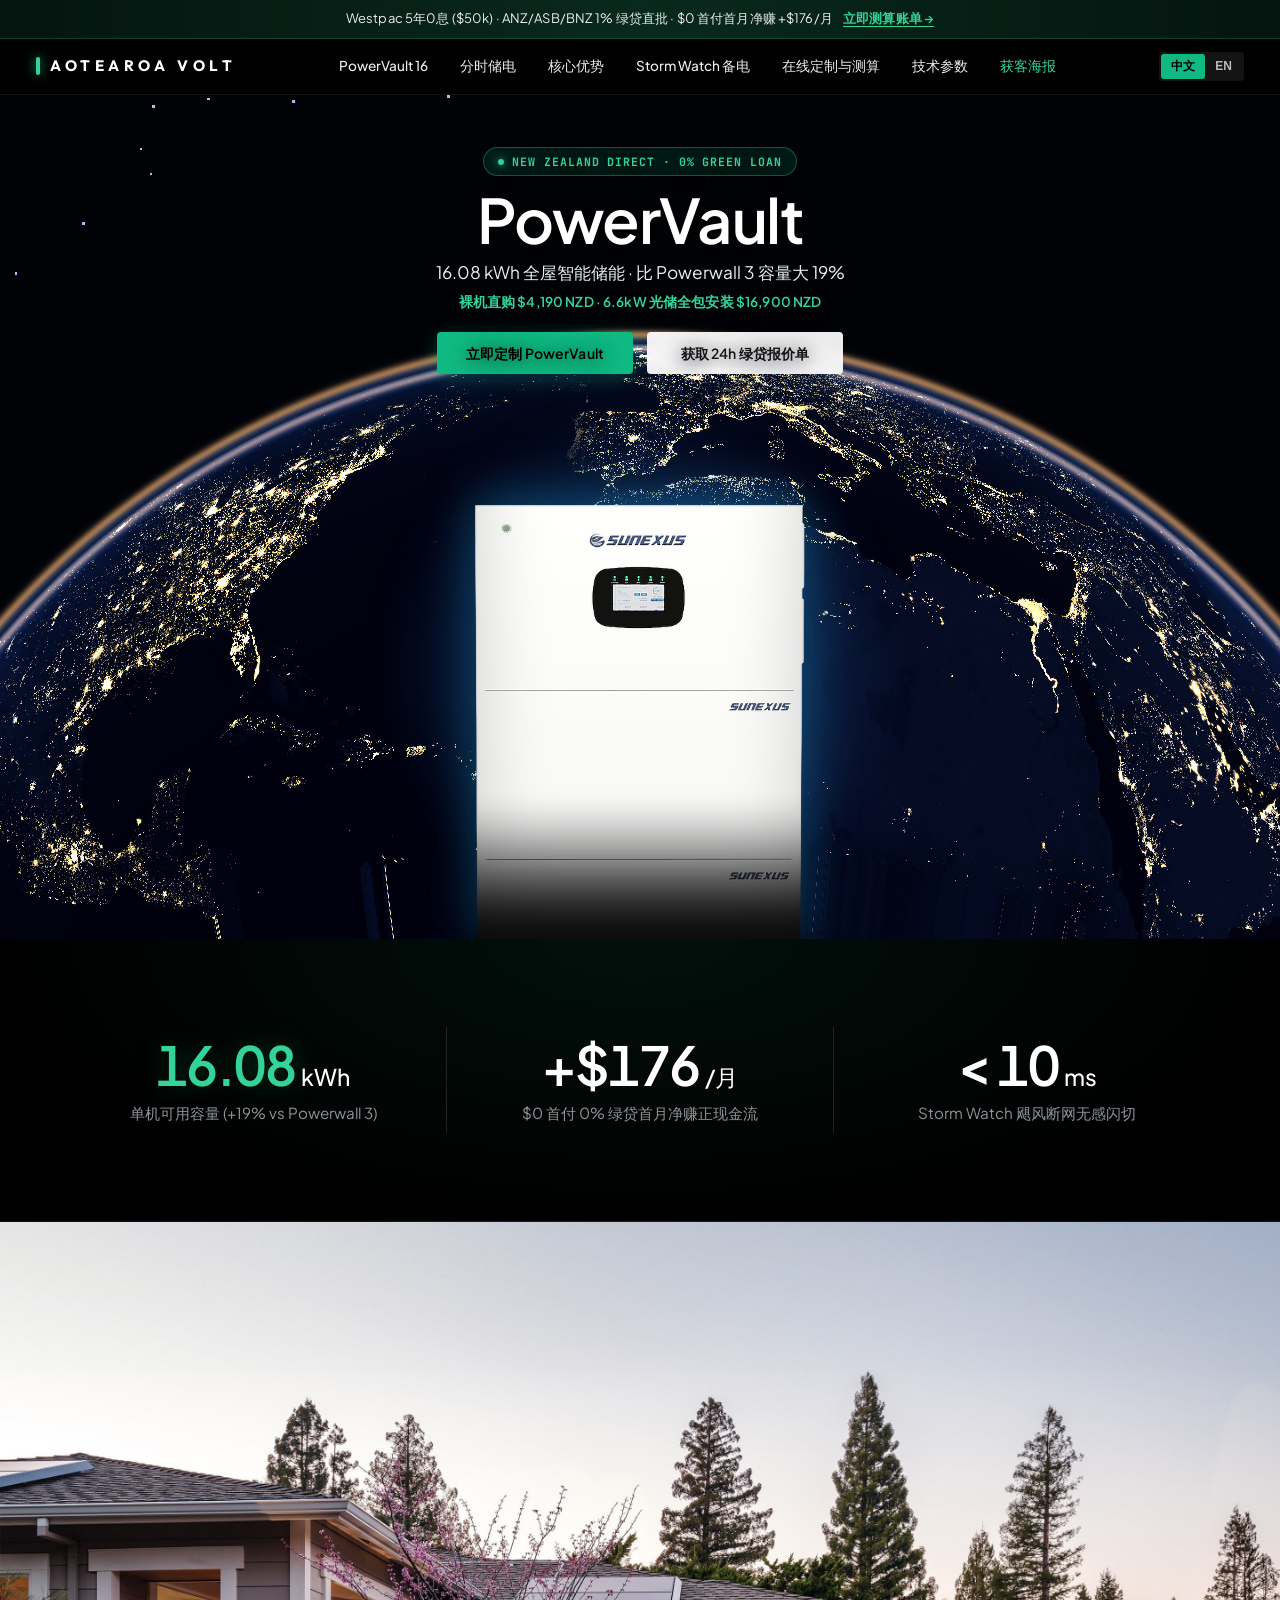
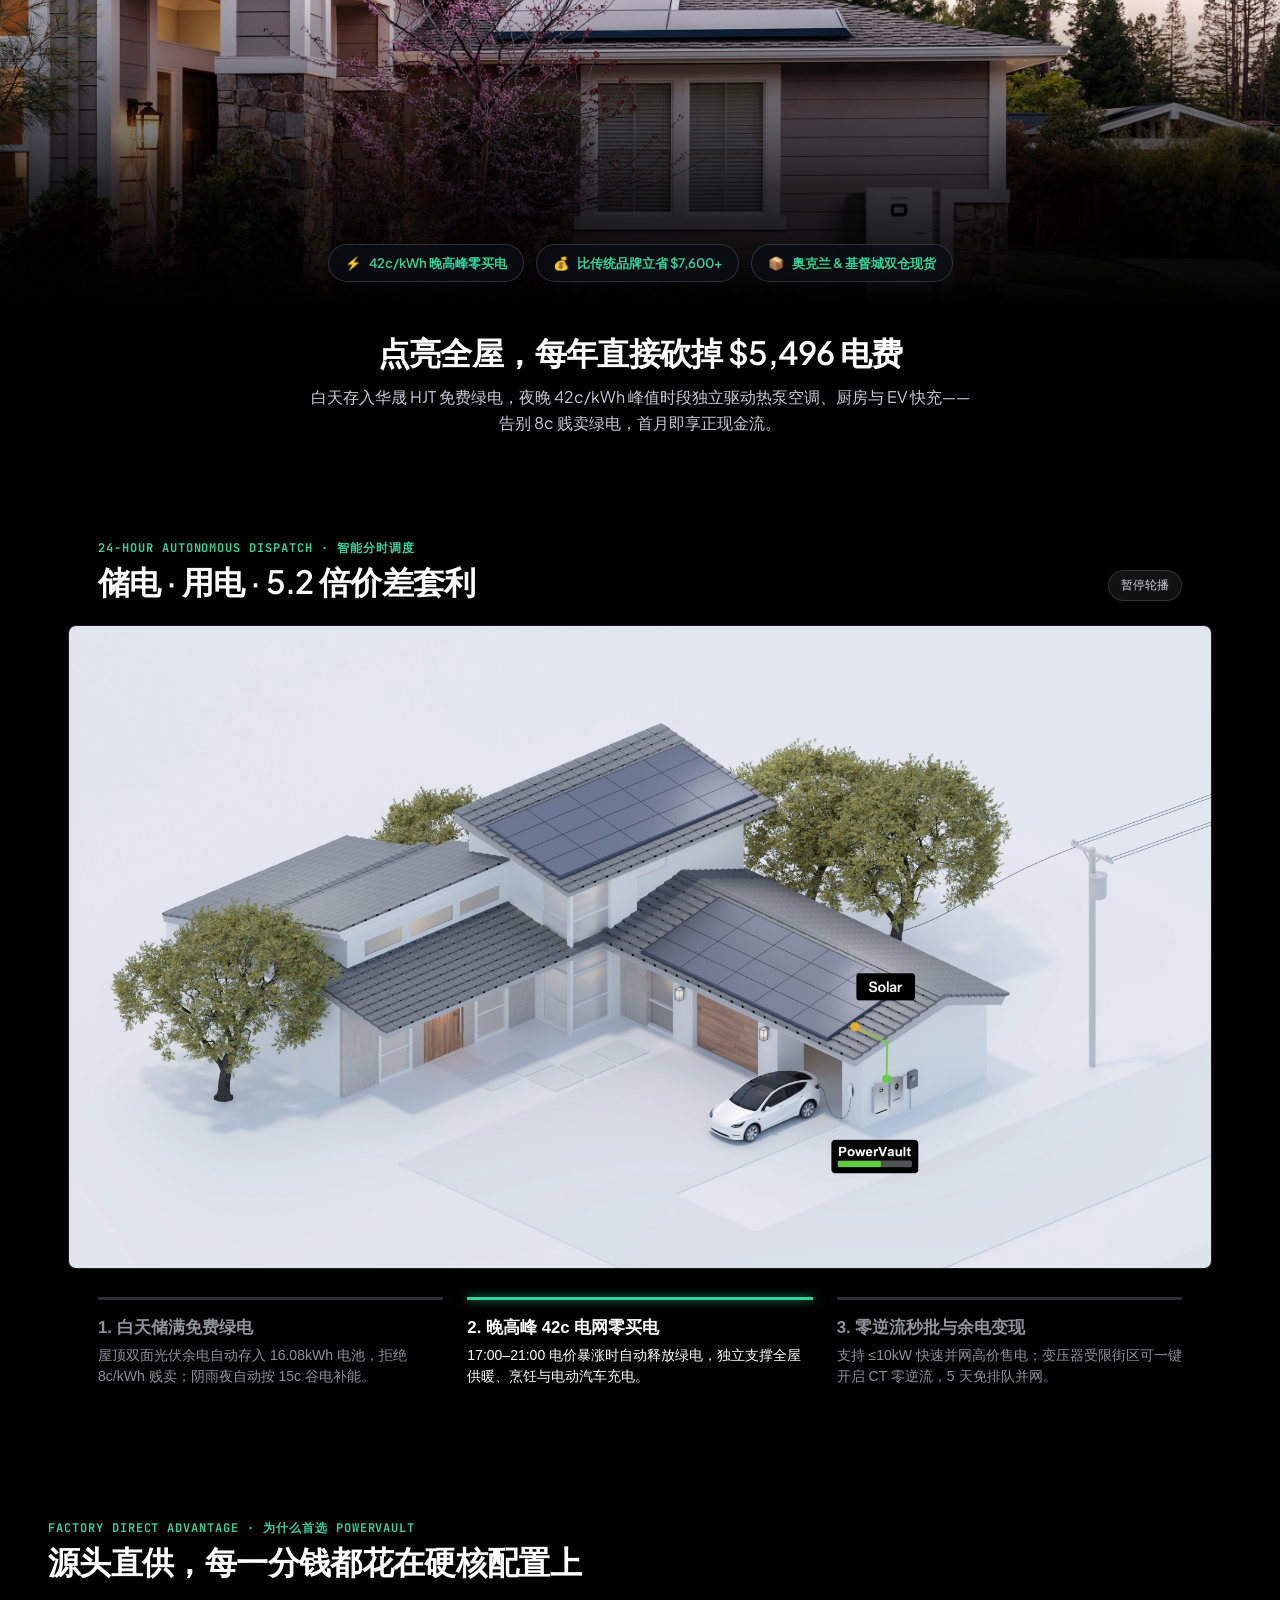
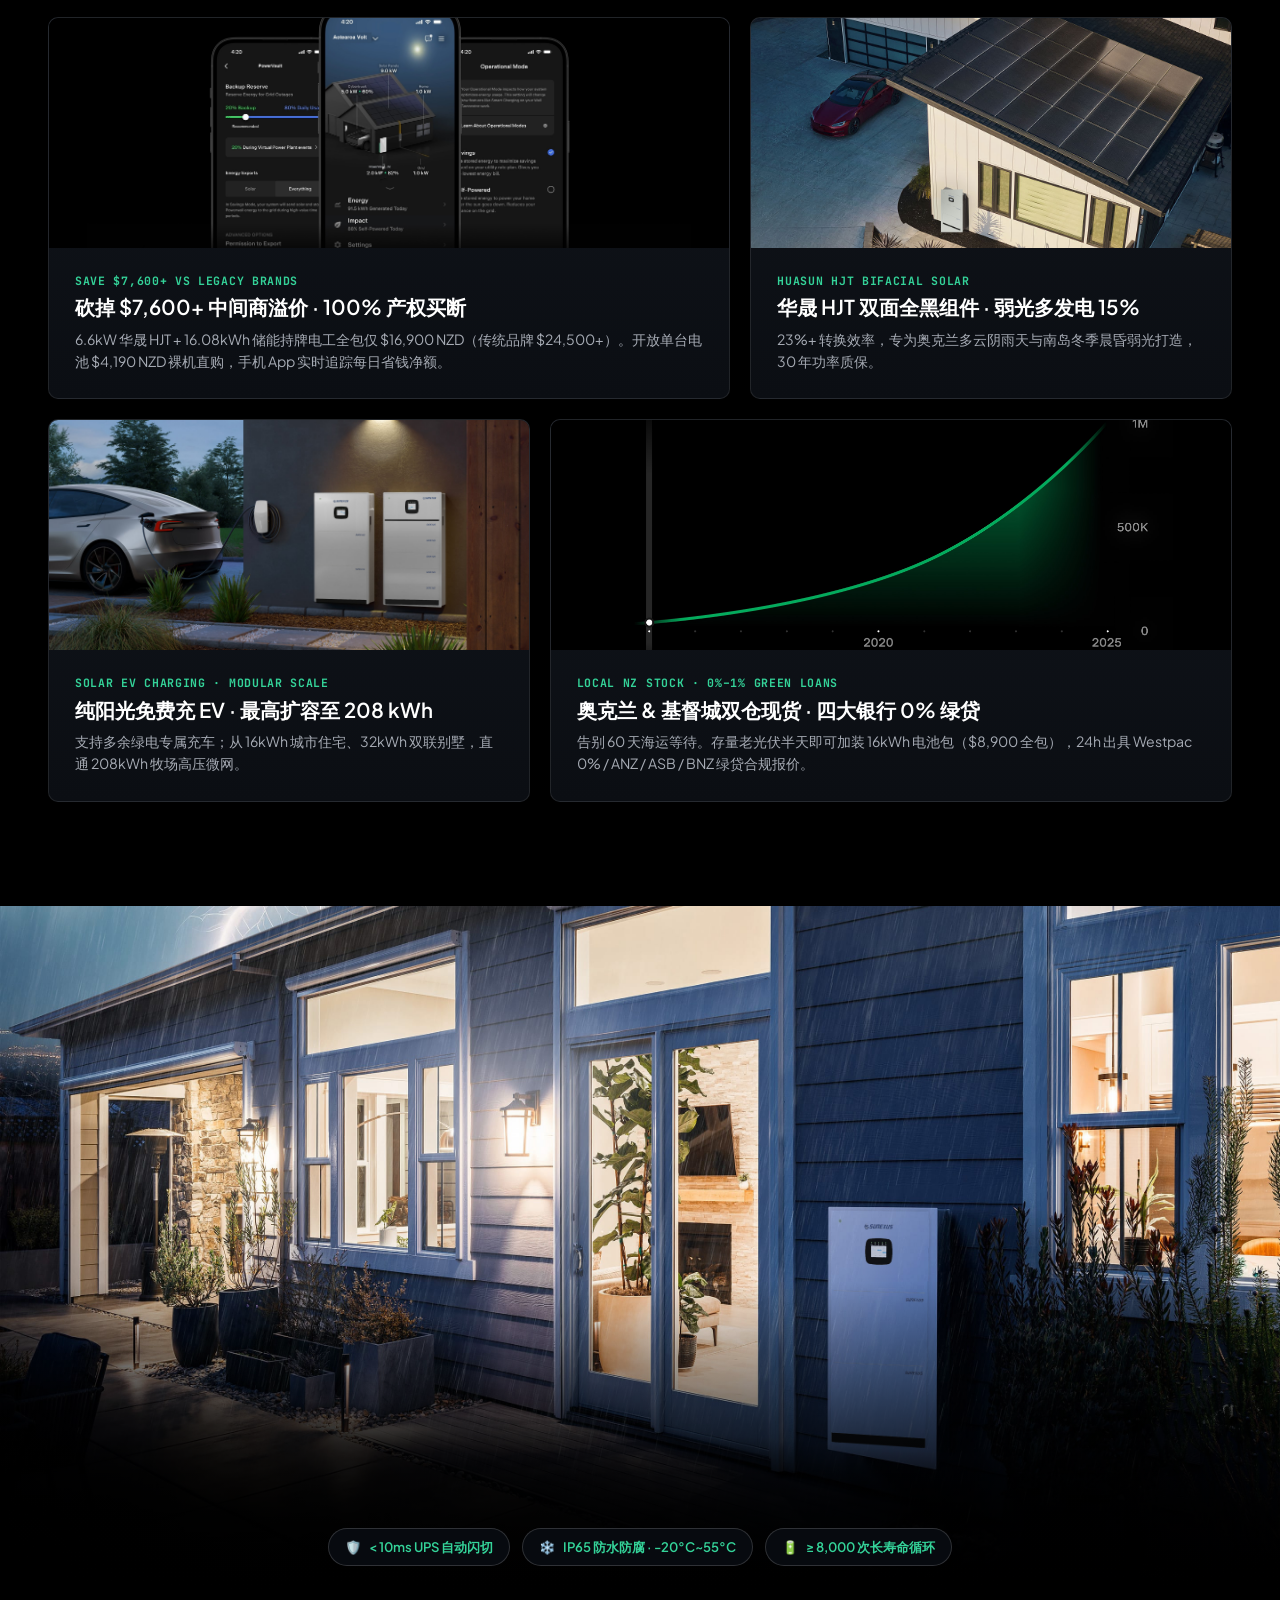
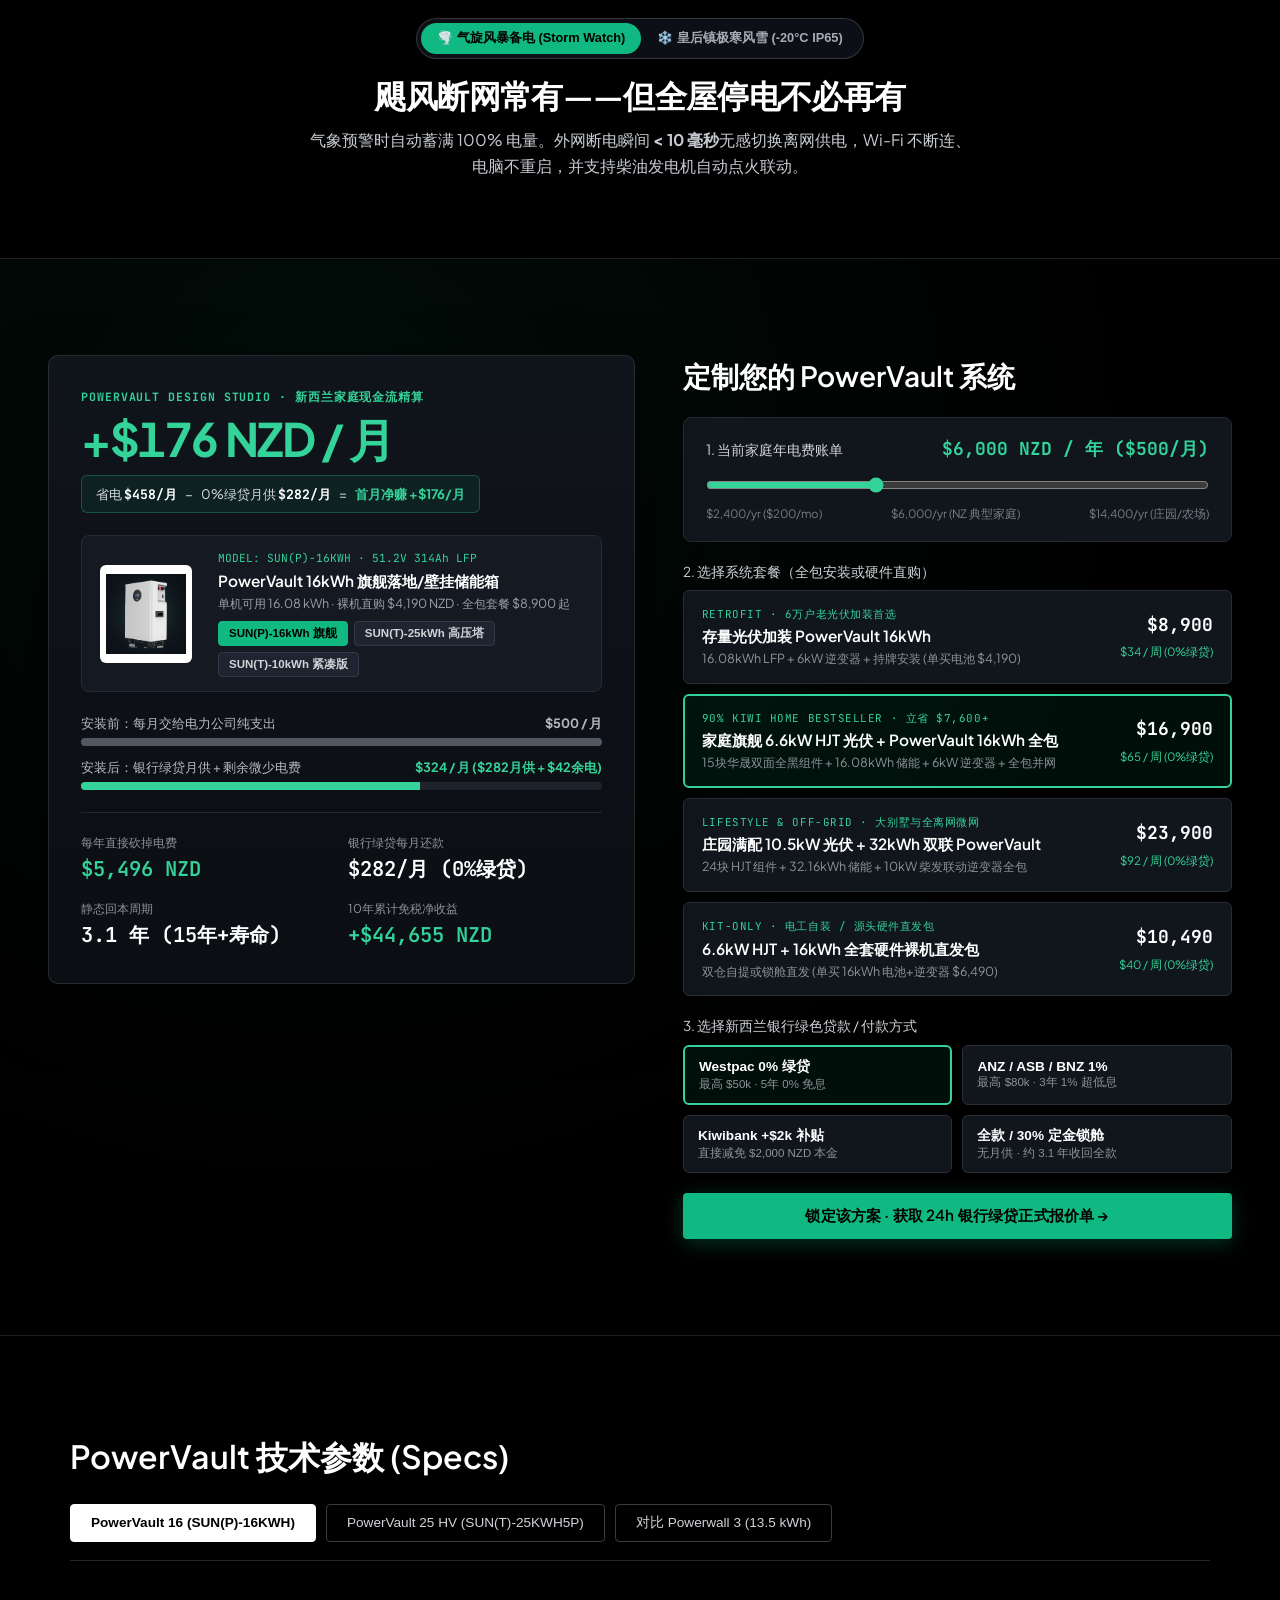
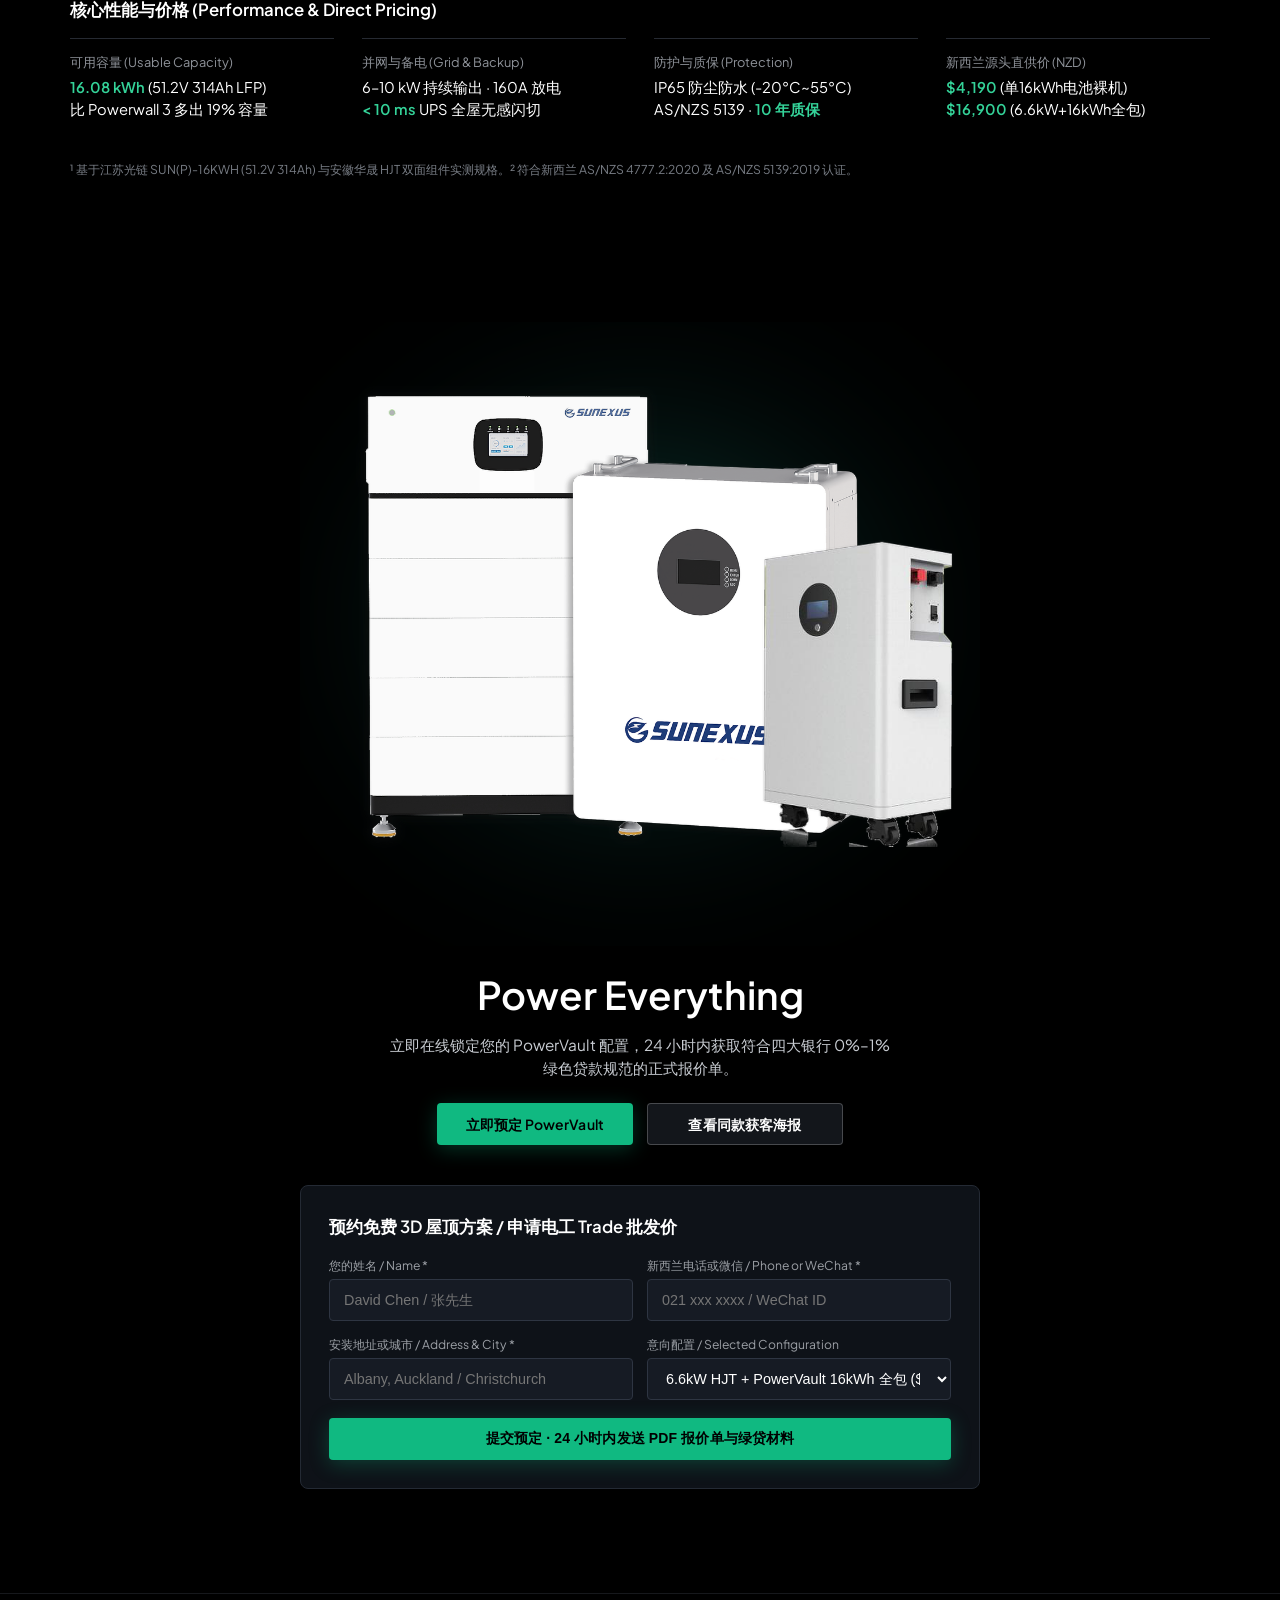
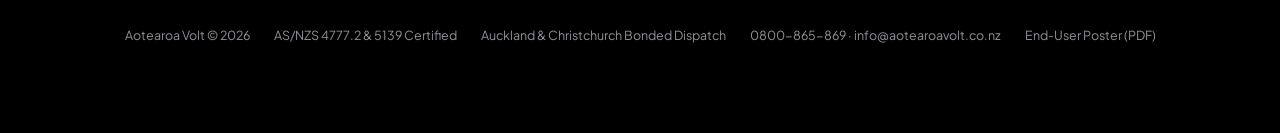
<file: index.html>
<!DOCTYPE html>
<html lang="zh-CN">
<head>
  <meta charset="UTF-8" />
  <meta name="viewport" content="width=device-width, initial-scale=1.0" />
  <title>PowerVault – Home Battery Storage | Aotearoa Volt</title>
  <link rel="preconnect" href="https://fonts.googleapis.com">
  <link rel="preconnect" href="https://fonts.gstatic.com" crossorigin>
  <link href="https://fonts.googleapis.com/css2?family=JetBrains+Mono:wght@500;700&family=Outfit:wght@500;600;700&family=Plus+Jakarta+Sans:wght@400;500;600;700&display=swap" rel="stylesheet">
  <link rel="stylesheet" href="styles.css?v=20261110_v10_clean" />
  <style id="inline-tesla-v8">
:root {
  --bg-black: #000000;
  --bg-dark-elevated: #0D1015;
  --bg-dark-card: #13171F;
  --text-white: #FFFFFF;
  --text-secondary: #D0D3D8;
  --text-muted: #8E9299;
  --emerald: #10B981;
  --emerald-bright: #34D399;
  --emerald-dark: #059669;
  --border-hairline: #22262E;
  --border-subtle: rgba(255, 255, 255, 0.12);
  --font-sans: "Universal Sans", "Plus Jakarta Sans", -apple-system, BlinkMacSystemFont, "Segoe UI", Roboto, "PingFang SC", "Hiragino Sans GB", "Microsoft YaHei", sans-serif;
  --font-display: "Outfit", "Plus Jakarta Sans", -apple-system, BlinkMacSystemFont, sans-serif;
  --font-mono: "JetBrains Mono", monospace;
}

*, *::before, *::after {
  box-sizing: border-box;
  margin: 0;
  padding: 0;
}

html {
  scroll-behavior: smooth;
  scroll-padding-top: 56px;
  background-color: #000000;
  color: #FFFFFF;
  font-family: var(--font-sans);
  font-size: 16px;
  overflow-x: clip;
  -webkit-font-smoothing: antialiased;
  -moz-osx-font-smoothing: grayscale;
}

body {
  background-color: #000000;
  color: #FFFFFF;
  overflow-x: clip;
  line-height: 1.5;
}

a {
  color: inherit;
  text-decoration: none;
}

/* Modern Web Guidance: Improve Text Layout and Legibility */
h1, h2, h3, h4, .tcl-h2, .tcl-hero-title, .tcl-bento-title {
  text-wrap: balance;
}

p, li, .tcl-body-copy, .tcl-overbar-tab-copy, .tcl-bento-desc {
  text-wrap: pretty;
}

.tcl-badge-num,
.tcl-studio-cashflow,
.tcl-kpi-cell strong,
.tcl-opt-price strong,
.tcl-slider-top strong,
.tcl-eq-pill strong,
.tcl-dock-price {
  font-variant-numeric: tabular-nums;
}

/* =========================================================
   TOP TESLA ANNOUNCEMENT RIBBON (tds-banner)
   ========================================================= */
.tds-banner {
  background: linear-gradient(90deg, #04140E 0%, #09291D 50%, #04140E 100%);
  border-bottom: 1px solid rgba(52, 211, 153, 0.22);
  color: #EAECEF;
  font-size: 0.8125rem;
  font-weight: 400;
  text-align: center;
  padding: 9px 20px;
  letter-spacing: 0.01em;
  position: relative;
  z-index: 1001;
}

.tds-banner a {
  color: var(--emerald-bright);
  text-decoration: underline;
  text-underline-offset: 3px;
  margin-left: 8px;
  font-weight: 600;
}

/* =========================================================
   TESLA TRANSPARENT / GLASS HEADER (tds-site-header)
   ========================================================= */
.tds-header {
  position: sticky;
  top: 0;
  left: 0;
  right: 0;
  height: 56px;
  z-index: 1000;
  background: rgba(0, 0, 0, 0.72);
  backdrop-filter: blur(18px);
  -webkit-backdrop-filter: blur(18px);
  border-bottom: 1px solid rgba(255, 255, 255, 0.07);
  transition: background 0.25s ease;
}

.tds-header-inner {
  max-width: 1440px;
  height: 100%;
  margin: 0 auto;
  padding: 0 36px;
  display: flex;
  align-items: center;
  justify-content: space-between;
}

.tds-wordmark {
  display: inline-flex;
  align-items: center;
  gap: 10px;
  font-family: var(--font-display);
  font-size: 0.95rem;
  font-weight: 700;
  letter-spacing: 0.3em;
  text-transform: uppercase;
  color: #FFFFFF;
  white-space: nowrap;
}

.tds-wordmark-led {
  width: 4px;
  height: 18px;
  border-radius: 2px;
  background: var(--emerald-bright);
  box-shadow: 0 0 12px var(--emerald);
  display: inline-block;
}

.tds-nav-center {
  display: flex;
  align-items: center;
  gap: 4px;
}

.tds-nav-center a {
  font-size: 0.85rem;
  font-weight: 500;
  color: #EAECEF;
  padding: 6px 14px;
  border-radius: 4px;
  transition: background 0.2s ease, color 0.2s ease;
  white-space: nowrap;
}

.tds-nav-center a:hover {
  background: rgba(255, 255, 255, 0.1);
  color: #FFFFFF;
}

.tds-nav-center a.poster-link {
  color: var(--emerald-bright);
}

.tds-nav-right {
  display: flex;
  align-items: center;
  gap: 12px;
}

.tds-lang-switch {
  display: inline-flex;
  background: rgba(255, 255, 255, 0.08);
  border-radius: 4px;
  padding: 2px;
}

.tds-lang-btn {
  border: none;
  background: transparent;
  color: #B8BABC;
  font-size: 0.75rem;
  font-weight: 600;
  padding: 4px 10px;
  border-radius: 3px;
  cursor: pointer;
  transition: background 0.18s ease, color 0.18s ease;
}

.tds-lang-btn.active {
  background: var(--emerald);
  color: #000000;
}

/* =========================================================
   TESLA BUTTONS
   ========================================================= */
.tds-btn-group {
  display: inline-flex;
  align-items: center;
  justify-content: center;
  gap: 14px;
  flex-wrap: wrap;
}

.tds-btn {
  display: inline-flex;
  align-items: center;
  justify-content: center;
  min-width: 196px;
  height: 42px;
  padding: 0 24px;
  border-radius: 4px;
  font-size: 0.875rem;
  font-weight: 600;
  letter-spacing: 0.01em;
  cursor: pointer;
  transition: transform 0.18s ease, background 0.2s ease, box-shadow 0.2s ease;
  border: none;
  text-align: center;
  white-space: nowrap;
}

.tds-btn:active {
  transform: scale(0.98);
}

.tds-btn--primary {
  background: var(--emerald);
  color: #000000;
  box-shadow: 0 4px 20px rgba(16, 185, 129, 0.28);
}

.tds-btn--primary:hover {
  background: var(--emerald-bright);
  box-shadow: 0 6px 26px rgba(52, 211, 153, 0.42);
}

.tds-btn--white {
  background: rgba(255, 255, 255, 0.92);
  color: #111317;
  backdrop-filter: blur(8px);
}

.tds-btn--white:hover {
  background: #FFFFFF;
}

.tds-btn--dark {
  background: rgba(23, 26, 32, 0.85);
  color: #FFFFFF;
  border: 1px solid rgba(255, 255, 255, 0.22);
}

.tds-btn--dark:hover {
  background: #22262E;
  border-color: rgba(255, 255, 255, 0.45);
}

/* =========================================================
   BLOCK 0: TESLA 100VH HERO WITH ANIMATED 3D NIGHT EARTH
   ========================================================= */
.tcl-hero {
  position: relative;
  width: 100%;
  height: calc(100vh - 56px);
  height: calc(100dvh - 56px);
  min-height: 660px;
  max-height: 1080px;
  background: #020409 url('assets/tesla/01_hero_blue_planet_bg.jpg?v=20261110_14k_native') center bottom / cover no-repeat;
  overflow: clip;
  display: flex;
  flex-direction: column;
  justify-content: space-between;
  align-items: center;
}

.tcl-planet-stage {
  position: absolute;
  inset: 0;
  width: 100%;
  height: 100%;
  z-index: 1;
  pointer-events: none;
  overflow: hidden;
}

.tcl-planet-dome {
  position: absolute;
  left: 50%;
  top: 31%;
  width: min(142vw, 2400px);
  height: min(142vw, 2400px);
  transform: translateX(-50%);
  border-radius: 50%;
  overflow: hidden;
  box-shadow:
    0 -2px 8px rgba(205, 135, 60, 0.72),
    0 -12px 36px rgba(18, 58, 130, 0.55),
    0 -32px 80px rgba(10, 32, 75, 0.35),
    inset 0 16px 42px rgba(16, 52, 120, 0.62),
    inset 0 3px 10px rgba(205, 135, 60, 0.55);
}

.tcl-planet-spin-disc {
  position: absolute;
  top: -10%;
  left: -10%;
  width: 120%;
  height: 120%;
  background-image: url('assets/tesla/blue_planet_texture.jpg?v=20261110_8k_night');
  background-size: 160% 80%;
  background-position: 65% 28%;
  background-repeat: repeat;
  border-radius: 50%;
  will-change: background-position;
  @media (prefers-reduced-motion: no-preference) {
    animation: planetSurfaceDrift 95s linear infinite;
  }
}

.tcl-planet-atmosphere {
  position: absolute;
  inset: 0;
  border-radius: 50%;
  background:
    radial-gradient(circle at 50% 38%,
      rgba(2, 5, 12, 0.0) 0%,
      rgba(4, 12, 28, 0.12) 64%,
      rgba(14, 46, 105, 0.42) 91%,
      rgba(185, 122, 52, 0.48) 98.8%,
      rgba(215, 145, 68, 0.78) 100%);
  pointer-events: none;
}

@keyframes planetSurfaceDrift {
  0% { background-position: 65% 28%; }
  100% { background-position: 225% 28%; }
}

.tcl-planet-canvas {
  position: absolute;
  inset: 0;
  width: 100%;
  height: 100%;
  display: block;
  z-index: 2;
}

.tcl-hero-monolith-wrap {
  position: absolute;
  left: 50%;
  bottom: 0;
  transform: translateX(-50%);
  height: min(52vh, 510px);
  min-height: 320px;
  z-index: 2;
  display: flex;
  align-items: flex-end;
  justify-content: center;
  pointer-events: none;
}

.tcl-monolith-aura {
  position: absolute;
  left: 50%;
  top: 42%;
  width: 128%;
  height: 110%;
  transform: translate(-50%, -50%);
  background: radial-gradient(ellipse at center,
    rgba(52, 211, 153, 0.25) 0%,
    rgba(45, 135, 235, 0.22) 38%,
    rgba(0, 0, 0, 0) 72%);
  filter: blur(18px);
  z-index: 1;
}

.tcl-hero-monolith {
  position: relative;
  z-index: 2;
  height: 100%;
  width: auto;
  object-fit: contain;
  object-position: center bottom;
  filter: drop-shadow(0 -8px 28px rgba(32, 118, 225, 0.32)) drop-shadow(0 0 18px rgba(16, 185, 129, 0.18));
}

.tcl-hero-top {
  position: relative;
  z-index: 3;
  text-align: center;
  padding: 52px 24px 16px;
  max-width: 820px;
  margin: 0 auto;
  text-shadow: 0 2px 18px rgba(0, 0, 0, 0.75);
}

.tcl-hero-eyebrow {
  display: inline-flex;
  align-items: center;
  gap: 8px;
  padding: 5px 14px;
  border-radius: 999px;
  background: rgba(16, 185, 129, 0.14);
  border: 1px solid rgba(52, 211, 153, 0.35);
  color: var(--emerald-bright);
  font-family: var(--font-mono);
  font-size: 0.72rem;
  font-weight: 700;
  letter-spacing: 0.08em;
  text-transform: uppercase;
  margin-bottom: 12px;
  backdrop-filter: blur(8px);
}

.tcl-hero-eyebrow-dot {
  width: 6px;
  height: 6px;
  border-radius: 50%;
  background: var(--emerald-bright);
  box-shadow: 0 0 8px var(--emerald-bright);
}

.tcl-hero-title {
  font-size: clamp(2.85rem, 4.8vw, 4.2rem);
  line-height: 1.04;
  font-weight: 600;
  letter-spacing: -0.025em;
  color: #FFFFFF;
}

.tcl-hero-subtitle {
  font-size: clamp(1.05rem, 1.35vw, 1.22rem);
  font-weight: 400;
  color: #ECEEF0;
  margin-top: 8px;
}

.tcl-hero-sub2 {
  display: block;
  font-size: 0.85rem;
  color: var(--emerald-bright);
  margin-top: 6px;
  font-weight: 600;
  letter-spacing: 0.01em;
}

.tcl-hero-cta {
  display: flex;
  justify-content: center;
  margin-top: 20px;
}

/* =========================================================
   BLOCK 1: SLEEK 3-BADGE RIBBON ON PURE BLACK
   ========================================================= */
.tcl-badge-section {
  background: radial-gradient(ellipse at 50% 0%, rgba(16, 185, 129, 0.09) 0%, rgba(0, 0, 0, 0) 70%), #000000;
  padding: 88px 48px;
  border-bottom: 1px solid rgba(255, 255, 255, 0.06);
  display: flex;
  justify-content: center;
}

.tcl-badge-group {
  display: flex;
  align-items: stretch;
  justify-content: center;
  gap: 0;
  max-width: 1160px;
  width: 100%;
}

.tcl-badge-item {
  flex: 1;
  text-align: center;
  padding: 8px 40px;
  border-right: 1px solid rgba(255, 255, 255, 0.12);
  display: flex;
  flex-direction: column;
  justify-content: center;
  align-items: center;
}

.tcl-badge-item:last-child {
  border-right: none;
}

.tcl-badge-topline {
  display: flex;
  align-items: baseline;
  justify-content: center;
  gap: 6px;
  white-space: nowrap;
}

.tcl-badge-num {
  font-size: clamp(2.65rem, 4.2vw, 3.75rem);
  line-height: 1.08;
  font-weight: 600;
  letter-spacing: -0.03em;
  color: #FFFFFF;
}

.tcl-badge-num.emerald {
  color: var(--emerald-bright);
  text-shadow: 0 0 28px rgba(52, 211, 153, 0.25);
}

.tcl-badge-unit {
  font-size: clamp(1.25rem, 1.8vw, 1.6rem);
  font-weight: 500;
  color: #FFFFFF;
}

.tcl-badge-bottomline {
  margin-top: 8px;
  font-size: 0.95rem;
  font-weight: 400;
  color: var(--text-muted);
}

/* =========================================================
   BLOCK 2: FULL-BLEED ARCHITECTURAL SHOWCASE + OVERLAY CHIPS
   ========================================================= */
.tcl-text-on-media {
  position: relative;
  width: 100%;
  background: #000000;
}

.tcl-full-bleed-media {
  position: relative;
  width: 100%;
  height: 76vh;
  min-height: 500px;
  max-height: 860px;
  overflow: hidden;
}

.tcl-full-bleed-media img {
  width: 100%;
  height: 100%;
  object-fit: cover;
  object-position: center;
  display: block;
  transition: opacity 0.35s ease, transform 0.6s ease;
}

.tcl-full-bleed-media::after {
  content: "";
  position: absolute;
  left: 0;
  right: 0;
  bottom: 0;
  height: 45%;
  background: linear-gradient(180deg, rgba(0,0,0,0) 0%, rgba(0,0,0,0.75) 62%, #000000 100%);
  pointer-events: none;
}

/* Glass Overlay Chips floating at the bottom of full-bleed photos */
.tcl-media-overlay-bar {
  position: absolute;
  left: 50%;
  bottom: 24px;
  transform: translateX(-50%);
  z-index: 3;
  display: flex;
  align-items: center;
  justify-content: center;
  gap: 12px;
  flex-wrap: wrap;
  width: calc(100% - 32px);
  max-width: 980px;
}

.tcl-glass-chip {
  display: inline-flex;
  align-items: center;
  gap: 8px;
  padding: 8px 16px;
  border-radius: 999px;
  background: rgba(10, 14, 20, 0.76);
  border: 1px solid rgba(255, 255, 255, 0.16);
  backdrop-filter: blur(14px);
  -webkit-backdrop-filter: blur(14px);
  font-size: 0.82rem;
  font-weight: 500;
  color: #F3F4F6;
  white-space: nowrap;
}

.tcl-glass-chip strong {
  color: var(--emerald-bright);
  font-weight: 600;
}

.tcl-header-group-center {
  max-width: 720px;
  margin: 0 auto;
  padding: 28px 24px 80px;
  text-align: center;
  background: #000000;
}

.tcl-h2 {
  font-size: clamp(1.75rem, 2.5vw, 2.35rem);
  line-height: 1.18;
  font-weight: 600;
  letter-spacing: -0.02em;
  color: #FFFFFF;
}

.tcl-body-copy {
  font-size: 1rem;
  line-height: 1.62;
  color: #C8CCD2;
  font-weight: 400;
  max-width: 60ch;
  margin: 12px auto 0;
}

/* =========================================================
   BLOCK 3: AUTO-PLAYING 3D HOME ENERGY FLOW + PROGRESS TABS
   ========================================================= */
.tcl-carousel-section {
  background: #000000;
  padding: 24px 0 96px;
}

.tcl-section-top-bar {
  max-width: 1180px;
  margin: 0 auto 24px;
  padding: 0 48px;
  display: flex;
  align-items: flex-end;
  justify-content: space-between;
  gap: 16px;
}

.tcl-eyebrow-tag {
  font-family: var(--font-mono);
  font-size: 0.75rem;
  font-weight: 700;
  letter-spacing: 0.08em;
  text-transform: uppercase;
  color: var(--emerald-bright);
  display: block;
  margin-bottom: 6px;
}

.tcl-pause-btn {
  display: inline-flex;
  align-items: center;
  gap: 6px;
  background: rgba(255, 255, 255, 0.07);
  border: 1px solid rgba(255, 255, 255, 0.14);
  color: #D0D3D8;
  font-size: 0.76rem;
  font-weight: 500;
  padding: 6px 12px;
  border-radius: 999px;
  cursor: pointer;
  transition: background 0.18s ease, color 0.18s ease;
  white-space: nowrap;
}

.tcl-pause-btn:hover {
  background: rgba(255, 255, 255, 0.14);
  color: #FFFFFF;
}

.tcl-carousel-media-wrap {
  max-width: 1240px;
  margin: 0 auto;
  padding: 0 48px;
}

.tcl-carousel-stage {
  position: relative;
  width: 100%;
  aspect-ratio: 16 / 9;
  background: #070A0F;
  border-radius: 8px;
  border: 1px solid rgba(255, 255, 255, 0.08);
  overflow: hidden;
  box-shadow: 0 24px 60px rgba(0, 0, 0, 0.65);
}

.tcl-carousel-stage img {
  width: 100%;
  height: 100%;
  object-fit: cover;
  display: block;
  transition: opacity 0.28s ease;
}

.tcl-overbar-tabs {
  max-width: 1180px;
  margin: 28px auto 0;
  padding: 0 48px;
  display: grid;
  grid-template-columns: repeat(3, 1fr);
  gap: 24px;
}

.tcl-overbar-tab {
  position: relative;
  background: transparent;
  border: none;
  border-top: 3px solid #2A2E36;
  padding-top: 16px;
  text-align: left;
  cursor: pointer;
  color: #8E9299;
  transition: color 0.22s ease, border-color 0.22s ease;
}

/* Animated Progress Bar on Active Tab */
.tcl-overbar-tab::before {
  content: "";
  position: absolute;
  top: -3px;
  left: 0;
  height: 3px;
  width: 0%;
  background: var(--emerald-bright);
  box-shadow: 0 0 10px var(--emerald);
}

.tcl-overbar-tab.active {
  color: #FFFFFF;
}

.tcl-overbar-tab.active::before {
  width: 100%;
  @media (prefers-reduced-motion: no-preference) {
    transition: width 6s linear;
  }
}

.tcl-overbar-tabs.paused .tcl-overbar-tab.active::before {
  transition: none;
  width: 100%;
}

.tcl-overbar-tab:hover {
  color: #D8DCE0;
}

.tcl-overbar-tab-title {
  display: block;
  font-size: 1.05rem;
  font-weight: 600;
  margin-bottom: 6px;
  color: inherit;
}

.tcl-overbar-tab.active .tcl-overbar-tab-title {
  color: #FFFFFF;
}

.tcl-overbar-tab-copy {
  font-size: 0.875rem;
  line-height: 1.52;
  color: inherit;
}

/* =========================================================
   BLOCK 4: APPLE / TESLA 4-CARD BENTO GRID (#why-powervault)
   ========================================================= */
.tcl-bento-section {
  background: #000000;
  padding: 36px 48px 104px;
}

.tcl-bento-inner {
  max-width: 1240px;
  margin: 0 auto;
}

.tcl-bento-header {
  max-width: 680px;
  margin-bottom: 36px;
}

.tcl-bento-grid {
  display: grid;
  grid-template-columns: repeat(12, 1fr);
  gap: 20px;
}

.tcl-bento-card {
  position: relative;
  background: linear-gradient(180deg, #11151C 0%, #0B0E13 100%);
  border: 1px solid rgba(255, 255, 255, 0.09);
  border-radius: 10px;
  overflow: hidden;
  display: flex;
  flex-direction: column;
  justify-content: space-between;
  transition: border-color 0.25s ease, transform 0.25s ease;
}

.tcl-bento-card:hover {
  border-color: rgba(52, 211, 153, 0.4);
  transform: translateY(-2px);
}

.tcl-bento-card.span-7 {
  grid-column: span 7;
}

.tcl-bento-card.span-5 {
  grid-column: span 5;
}

.tcl-bento-media {
  width: 100%;
  height: 230px;
  overflow: hidden;
  background: #07090C;
  position: relative;
}

.tcl-bento-media img {
  width: 100%;
  height: 100%;
  object-fit: cover;
  display: block;
  transition: transform 0.5s ease;
}

.tcl-bento-card:hover .tcl-bento-media img {
  transform: scale(1.03);
}

.tcl-bento-body {
  padding: 24px 26px 26px;
  flex: 1;
  display: flex;
  flex-direction: column;
  justify-content: space-between;
}

.tcl-bento-kicker {
  font-family: var(--font-mono);
  font-size: 0.72rem;
  font-weight: 700;
  color: var(--emerald-bright);
  text-transform: uppercase;
  letter-spacing: 0.06em;
  margin-bottom: 6px;
}

.tcl-bento-title {
  font-size: 1.28rem;
  font-weight: 600;
  color: #FFFFFF;
  line-height: 1.25;
  margin-bottom: 8px;
}

.tcl-bento-desc {
  font-size: 0.88rem;
  line-height: 1.55;
  color: #A6ABB4;
}

/* =========================================================
   BLOCK 5: INTERACTIVE STORM WATCH & EXTREME WEATHER STAGE
   ========================================================= */
.tcl-weather-switcher {
  display: inline-flex;
  background: rgba(15, 19, 26, 0.85);
  border: 1px solid rgba(255, 255, 255, 0.16);
  border-radius: 999px;
  padding: 4px;
  margin-bottom: 18px;
}

.tcl-weather-btn {
  border: none;
  background: transparent;
  color: #A6ABB4;
  font-size: 0.8rem;
  font-weight: 600;
  padding: 7px 16px;
  border-radius: 999px;
  cursor: pointer;
  transition: background 0.2s ease, color 0.2s ease;
}

.tcl-weather-btn.active {
  background: var(--emerald);
  color: #000000;
}

/* =========================================================
   BLOCK 6: TESLA DESIGN STUDIO CONFIGURATOR (#design-studio)
   ========================================================= */
.tcl-design-studio {
  background: radial-gradient(ellipse at 25% 15%, rgba(16, 185, 129, 0.07) 0%, rgba(0, 0, 0, 0) 60%), #000000;
  border-top: 1px solid #1B1F27;
  border-bottom: 1px solid #1B1F27;
  padding: 96px 48px;
}

.tcl-studio-container {
  max-width: 1260px;
  margin: 0 auto;
  display: grid;
  grid-template-columns: 6.2fr 5.8fr;
  gap: 48px;
  align-items: start;
}

.tcl-studio-preview {
  position: sticky;
  top: 78px;
  background: linear-gradient(180deg, #10141B 0%, #0B0E13 100%);
  border: 1px solid rgba(255, 255, 255, 0.11);
  border-radius: 10px;
  padding: 32px;
  box-shadow: 0 24px 60px rgba(0, 0, 0, 0.55);
}

.tcl-studio-eyebrow {
  font-family: var(--font-mono);
  font-size: 0.72rem;
  font-weight: 700;
  letter-spacing: 0.08em;
  text-transform: uppercase;
  color: var(--emerald-bright);
  margin-bottom: 8px;
}

.tcl-studio-cashflow {
  font-size: clamp(2.4rem, 3.6vw, 3.25rem);
  font-weight: 700;
  letter-spacing: -0.03em;
  color: var(--emerald-bright);
  line-height: 1.06;
}

/* Visual Cashflow Equation Pill */
.tcl-eq-pill {
  display: inline-flex;
  align-items: center;
  flex-wrap: wrap;
  gap: 8px;
  margin: 12px 0 22px;
  padding: 8px 14px;
  background: rgba(16, 185, 129, 0.09);
  border: 1px solid rgba(52, 211, 153, 0.28);
  border-radius: 6px;
  font-size: 0.82rem;
  color: #D8DCE0;
}

.tcl-eq-pill strong {
  color: #FFFFFF;
  font-family: var(--font-mono);
}

.tcl-eq-pill .emerald {
  color: var(--emerald-bright);
  font-weight: 700;
}

/* Real Hardware Product Switcher inside Studio */
.tcl-hw-showcase {
  display: grid;
  grid-template-columns: 100px 1fr;
  gap: 18px;
  align-items: center;
  background: #141922;
  border: 1px solid #262C36;
  border-radius: 8px;
  padding: 14px 18px;
  margin-bottom: 22px;
}

.tcl-hw-showcase img {
  width: 92px;
  height: 98px;
  object-fit: contain;
  background: #FFFFFF;
  border-radius: 6px;
  padding: 6px;
}

.tcl-hw-tabs {
  display: flex;
  gap: 6px;
  margin-top: 8px;
  flex-wrap: wrap;
}

.tcl-hw-pill {
  background: #1F2530;
  border: 1px solid #323946;
  color: #D0D3D8;
  font-size: 0.72rem;
  font-weight: 600;
  padding: 4px 10px;
  border-radius: 4px;
  cursor: pointer;
  transition: background 0.18s ease, color 0.18s ease;
}

.tcl-hw-pill.active {
  background: var(--emerald);
  border-color: var(--emerald);
  color: #000000;
}

.tcl-bars-box {
  display: flex;
  flex-direction: column;
  gap: 12px;
  margin-bottom: 22px;
}

.tcl-bar-label {
  display: flex;
  justify-content: space-between;
  font-size: 0.8rem;
  color: #B8BABC;
  margin-bottom: 5px;
}

.tcl-bar-track {
  height: 8px;
  background: #1E232B;
  border-radius: 4px;
  overflow: hidden;
}

.tcl-bar-fill-old {
  height: 100%;
  width: 100%;
  background: #525862;
}

.tcl-bar-fill-new {
  height: 100%;
  width: 64%;
  background: var(--emerald-bright);
  transition: width 0.3s ease;
}

.tcl-kpi-grid {
  display: grid;
  grid-template-columns: repeat(2, 1fr);
  gap: 14px;
  border-top: 1px solid #222730;
  padding-top: 20px;
}

.tcl-kpi-cell span {
  display: block;
  font-size: 0.76rem;
  color: #8E9299;
  margin-bottom: 3px;
}

.tcl-kpi-cell strong {
  font-family: var(--font-mono);
  font-size: 1.28rem;
  font-weight: 600;
  color: #FFFFFF;
}

.tcl-kpi-cell strong.emerald {
  color: var(--emerald-bright);
}

/* Studio Right Column Controls */
.tcl-studio-controls {
  display: flex;
  flex-direction: column;
  gap: 20px;
}

.tcl-studio-heading {
  font-size: 1.75rem;
  font-weight: 600;
  color: #FFFFFF;
}

.tcl-control-box {
  background: #11151C;
  border: 1px solid #252A34;
  border-radius: 8px;
  padding: 18px 22px;
}

.tcl-slider-top {
  display: flex;
  justify-content: space-between;
  align-items: baseline;
  margin-bottom: 12px;
}

.tcl-slider-top span {
  font-size: 0.88rem;
  color: #D0D3D8;
}

.tcl-slider-top strong {
  font-family: var(--font-mono);
  font-size: 1.12rem;
  color: var(--emerald-bright);
}

input[type="range"].tcl-range {
  width: 100%;
  accent-color: var(--emerald-bright);
  cursor: pointer;
}

.tcl-range-marks {
  display: flex;
  justify-content: space-between;
  font-size: 0.72rem;
  color: #787D85;
  margin-top: 6px;
}

.tcl-option-stack {
  display: flex;
  flex-direction: column;
  gap: 10px;
}

.tcl-option-card {
  background: #11151C;
  border: 1px solid #282D37;
  border-radius: 6px;
  padding: 15px 18px;
  display: flex;
  justify-content: space-between;
  align-items: center;
  cursor: pointer;
  transition: border-color 0.18s ease, background 0.18s ease;
}

.tcl-option-card:hover {
  border-color: #525866;
}

.tcl-option-card.active {
  border: 2px solid var(--emerald-bright);
  background: rgba(16, 185, 129, 0.08);
  padding: 14px 17px;
}

.tcl-opt-badge {
  font-family: var(--font-mono);
  font-size: 0.68rem;
  color: var(--emerald-bright);
  text-transform: uppercase;
  letter-spacing: 0.05em;
  display: block;
  margin-bottom: 2px;
}

.tcl-opt-title {
  font-size: 0.96rem;
  font-weight: 600;
  color: #FFFFFF;
}

.tcl-opt-desc {
  font-size: 0.78rem;
  color: #8E9299;
  margin-top: 2px;
}

.tcl-opt-price {
  text-align: right;
  white-space: nowrap;
  margin-left: 14px;
}

.tcl-opt-price strong {
  display: block;
  font-family: var(--font-mono);
  font-size: 1.12rem;
  color: #FFFFFF;
}

.tcl-opt-price span {
  font-size: 0.72rem;
  color: var(--emerald-bright);
}

.tcl-loan-grid {
  display: grid;
  grid-template-columns: repeat(2, 1fr);
  gap: 10px;
}

.tcl-loan-btn {
  background: #11151C;
  border: 1px solid #282D37;
  border-radius: 6px;
  padding: 11px 14px;
  text-align: left;
  cursor: pointer;
  color: #D0D3D8;
  transition: border-color 0.18s ease, background 0.18s ease;
}

.tcl-loan-btn.active {
  border: 2px solid var(--emerald-bright);
  background: rgba(16, 185, 129, 0.08);
  color: #FFFFFF;
}

.tcl-loan-btn strong {
  display: block;
  font-size: 0.85rem;
  color: #FFFFFF;
}

.tcl-loan-btn span {
  font-size: 0.72rem;
  color: #8E9299;
}

/* =========================================================
   BLOCK 7: TESLA SPECS TABLE (#specs)
   ========================================================= */
.tcl-specs-section {
  background: #000000;
  padding: 96px 48px;
}

.tcl-specs-inner {
  max-width: 1140px;
  margin: 0 auto;
}

.tcl-specs-header {
  font-size: clamp(1.75rem, 2.5vw, 2.25rem);
  font-weight: 600;
  color: #FFFFFF;
  margin-bottom: 24px;
}

.tcl-specs-tabs {
  display: flex;
  gap: 10px;
  border-bottom: 1px solid #22262E;
  padding-bottom: 18px;
  margin-bottom: 36px;
  flex-wrap: wrap;
}

.tcl-spec-tab {
  background: transparent;
  border: 1px solid #393C41;
  color: #D0D3D8;
  height: 38px;
  padding: 0 20px;
  border-radius: 4px;
  font-size: 0.85rem;
  font-weight: 500;
  cursor: pointer;
  transition: background 0.18s ease, color 0.18s ease;
}

.tcl-spec-tab.active {
  background: #FFFFFF;
  border-color: #FFFFFF;
  color: #000000;
  font-weight: 600;
}

.tcl-spec-category {
  margin-bottom: 40px;
}

.tcl-spec-cat-title {
  font-size: 1.05rem;
  font-weight: 600;
  color: #FFFFFF;
  margin-bottom: 16px;
}

.tcl-spec-grid {
  display: grid;
  grid-template-columns: repeat(4, 1fr);
  gap: 28px;
}

.tcl-spec-cell {
  border-top: 1px solid #262A32;
  padding-top: 14px;
}

.tcl-spec-label {
  font-size: 0.8rem;
  color: #8E9299;
  margin-bottom: 4px;
}

.tcl-spec-val {
  font-size: 0.92rem;
  line-height: 1.5;
  color: #FFFFFF;
}

.tcl-spec-val strong {
  color: var(--emerald-bright);
  font-weight: 600;
}

.tcl-specs-footnote {
  font-size: 0.76rem;
  color: #787D85;
  margin-top: 16px;
}

/* =========================================================
   BLOCK 8: MINIMALIST ORDER SHOWCASE (#order-now)
   ========================================================= */
.tcl-order-showcase {
  background: #000000;
  padding: 48px 24px 104px;
  text-align: center;
}

.tcl-order-showcase-img {
  max-width: 680px;
  width: 100%;
  height: auto;
  margin: 0 auto 20px;
  display: block;
}

.tcl-order-showcase h2 {
  font-size: clamp(1.9rem, 3vw, 2.5rem);
  font-weight: 600;
  color: #FFFFFF;
  margin-bottom: 10px;
}

.tcl-order-showcase p {
  font-size: 0.96rem;
  color: #C8CCD2;
  max-width: 500px;
  margin: 0 auto 24px;
}

.tcl-lead-drawer {
  max-width: 680px;
  margin: 40px auto 0;
  background: #0E1218;
  border: 1px solid #242A34;
  border-radius: 8px;
  padding: 28px;
  text-align: left;
}

.tcl-lead-grid {
  display: grid;
  grid-template-columns: repeat(2, 1fr);
  gap: 14px;
  margin-top: 16px;
}

.tcl-input-group label {
  display: block;
  font-size: 0.76rem;
  color: #9CA0A6;
  margin-bottom: 5px;
}

.tcl-input-group input,
.tcl-input-group select {
  width: 100%;
  height: 42px;
  background: #161B24;
  border: 1px solid #2E3542;
  border-radius: 4px;
  padding: 0 14px;
  color: #FFFFFF;
  font-size: 0.9rem;
}

.tcl-input-group input:focus,
.tcl-input-group select:focus {
  outline: none;
  border-color: var(--emerald-bright);
}

/* =========================================================
   FLOATING QUICK-ORDER DOCK (.tcl-floating-dock)
   ========================================================= */
.tcl-floating-dock {
  position: fixed;
  left: 50%;
  bottom: 20px;
  transform: translate(-50%, 140%);
  opacity: 0;
  z-index: 990;
  background: rgba(12, 16, 22, 0.88);
  border: 1px solid rgba(52, 211, 153, 0.35);
  backdrop-filter: blur(18px);
  -webkit-backdrop-filter: blur(18px);
  border-radius: 999px;
  padding: 8px 10px 8px 22px;
  display: flex;
  align-items: center;
  gap: 20px;
  box-shadow: 0 16px 40px rgba(0, 0, 0, 0.75), 0 0 20px rgba(16, 185, 129, 0.15);
  transition: transform 0.32s cubic-bezier(0.22, 1, 0.36, 1), opacity 0.28s ease;
  pointer-events: none;
}

.tcl-floating-dock.visible {
  transform: translate(-50%, 0);
  opacity: 1;
  pointer-events: auto;
}

.tcl-dock-info {
  display: flex;
  align-items: center;
  gap: 12px;
  white-space: nowrap;
  font-size: 0.84rem;
}

.tcl-dock-title {
  font-weight: 700;
  color: #FFFFFF;
}

.tcl-dock-price {
  color: var(--emerald-bright);
  font-weight: 600;
}

.tcl-dock-btn {
  display: inline-flex;
  align-items: center;
  justify-content: center;
  height: 36px;
  padding: 0 18px;
  border-radius: 999px;
  background: var(--emerald);
  color: #000000;
  font-size: 0.82rem;
  font-weight: 700;
  white-space: nowrap;
  transition: background 0.18s ease;
}

.tcl-dock-btn:hover {
  background: var(--emerald-bright);
}

/* =========================================================
   SCROLL-ENTRY REVEAL ANIMATION (Modern Web Guidance Compliant)
   ========================================================= */
@media (prefers-reduced-motion: no-preference) {
  @supports ((animation-timeline: view()) and (animation-range: entry)) {
    @keyframes tclFadeUp {
      from {
        opacity: 0.15;
        transform: translateY(24px);
      }
      to {
        opacity: 1;
        transform: translateY(0);
      }
    }

    .tcl-bento-card,
    .tcl-header-group-center,
    .tcl-studio-preview,
    .tcl-studio-controls {
      animation: tclFadeUp auto ease-out backwards;
      animation-timeline: view();
      animation-range: entry 5% cover 22%;
    }
  }
}

/* =========================================================
   TESLA MINIMALIST HORIZONTAL FOOTER (tds-footer)
   ========================================================= */
.tds-footer {
  background: #000000;
  padding: 32px 24px 88px;
  border-top: 1px solid #16181C;
  text-align: center;
}

.tds-footer-links {
  display: flex;
  justify-content: center;
  align-items: center;
  gap: 24px;
  flex-wrap: wrap;
  list-style: none;
  font-size: 0.78rem;
  color: #8E9299;
}

.tds-footer-links a:hover {
  color: #FFFFFF;
}

.toast-banner {
  position: fixed;
  bottom: 28px;
  right: 28px;
  background: var(--emerald);
  color: #000000;
  font-weight: 600;
  padding: 14px 24px;
  border-radius: 4px;
  box-shadow: 0 16px 36px rgba(0, 0, 0, 0.6);
  z-index: 2000;
  display: none;
}

/* Prevent flex/grid children with long tokens from overflowing narrow viewports */
.tcl-studio-preview,
.tcl-studio-controls,
.tcl-hw-showcase > div,
.tcl-option-card > div,
.tcl-spec-cell,
.tcl-badge-item,
.tcl-bento-card,
.tcl-overbar-tab {
  min-inline-size: 0;
  min-width: 0;
}

/* Mobile Menu Trigger & Glass Slide-Down Drawer (hidden on desktop) */
.tds-mobile-menu-btn {
  display: none;
  align-items: center;
  justify-content: center;
  height: 30px;
  padding: 0 12px;
  border-radius: 4px;
  border: 1px solid rgba(255, 255, 255, 0.16);
  background: rgba(255, 255, 255, 0.08);
  color: #FFFFFF;
  font-size: 0.78rem;
  font-weight: 600;
  cursor: pointer;
  transition: background 0.18s ease;
  white-space: nowrap;
}

.tds-mobile-menu-btn:hover {
  background: rgba(255, 255, 255, 0.16);
}

.tds-mobile-drawer {
  display: none;
  position: fixed;
  top: 0;
  left: 0;
  right: 0;
  bottom: 0;
  height: 100vh;
  height: 100dvh;
  background: rgba(6, 9, 13, 0.97);
  backdrop-filter: blur(20px);
  -webkit-backdrop-filter: blur(20px);
  z-index: 999;
  padding: 118px 24px 36px;
  overflow-y: auto;
  overscroll-behavior: contain;
  flex-direction: column;
  gap: 6px;
}

.tds-mobile-drawer.open {
  display: flex;
}

.tds-mobile-drawer a {
  display: flex;
  align-items: center;
  justify-content: space-between;
  padding: 15px 14px;
  font-size: 1rem;
  font-weight: 500;
  color: #FFFFFF;
  border-bottom: 1px solid rgba(255, 255, 255, 0.07);
  border-radius: 4px;
}

.tds-mobile-drawer a.poster-link {
  color: var(--emerald-bright);
  font-weight: 600;
}

.tds-mobile-drawer .tds-drawer-cta {
  margin-top: 16px;
  background: var(--emerald);
  color: #000000;
  font-weight: 700;
  justify-content: center;
  border-bottom: none;
  height: 46px;
}

@media (max-width: 1080px) {
  .tds-nav-center {
    display: none;
  }
  .tds-mobile-menu-btn {
    display: inline-flex;
  }
  .tcl-badge-group {
    flex-direction: column;
    gap: 28px;
  }
  .tcl-badge-item {
    border-right: none;
    border-bottom: 1px solid rgba(255, 255, 255, 0.12);
    padding: 0 16px 24px;
  }
  .tcl-badge-item:last-child {
    border-bottom: none;
    padding-bottom: 0;
  }
  .tcl-overbar-tabs,
  .tcl-studio-container {
    grid-template-columns: 1fr;
  }
  .tcl-bento-card.span-7,
  .tcl-bento-card.span-5 {
    grid-column: span 12;
  }
  .tcl-spec-grid {
    grid-template-columns: repeat(2, minmax(0, 1fr));
    gap: 24px 18px;
  }
  .tcl-studio-preview {
    position: static;
  }
}

@media (max-width: 680px) {
  .tds-banner {
    font-size: 0.74rem;
    padding: 8px 12px;
    line-height: 1.42;
  }
  .tds-banner a {
    display: inline-block;
    margin-left: 4px;
  }
  .tds-header-inner {
    padding: 0 16px;
  }
  .tds-wordmark {
    font-size: 0.82rem;
    letter-spacing: 0.18em;
    gap: 8px;
  }
  .tds-nav-right {
    gap: 8px;
  }
  .tds-lang-btn {
    padding: 4px 8px;
    font-size: 0.72rem;
  }

  /* Mobile Hero */
  .tcl-hero {
    min-height: 590px;
    max-height: 880px;
    height: calc(100vh - 56px);
    height: calc(100dvh - 56px);
  }
  .tcl-hero-top {
    padding: 18px 16px 10px;
    width: 100%;
  }
  .tcl-hero-eyebrow {
    font-size: 0.65rem;
    padding: 4px 10px;
    margin-bottom: 8px;
  }
  .tcl-hero-title {
    font-size: clamp(2.15rem, 1.4rem + 3.5vw, 3.1rem);
  }
  .tcl-hero-subtitle {
    font-size: 0.92rem;
    line-height: 1.4;
    margin-top: 5px;
  }
  .tcl-hero-sub2 {
    font-size: 0.76rem;
    line-height: 1.4;
    margin-top: 4px;
  }
  .tcl-hero-cta {
    margin-top: 12px;
    gap: 8px;
    width: 100%;
    flex-direction: column;
    align-items: center;
  }
  .tcl-hero-cta .tds-btn {
    width: min(100%, 300px);
    min-width: 0;
    height: 38px;
    font-size: 0.84rem;
  }
  .tcl-hero-monolith-wrap {
    height: min(36dvh, 275px);
    min-height: 190px;
    max-width: 88vw;
  }
  .tcl-planet-dome {
    top: 36%;
    width: 175vw;
    height: 175vw;
  }

  /* Section Spacing & Padding on Mobile */
  .tcl-badge-section {
    padding: 48px 20px;
  }
  .tcl-badge-num {
    font-size: clamp(2.25rem, 1.5rem + 3.5vw, 3rem);
  }
  .tcl-badge-bottomline {
    font-size: 0.88rem;
  }

  .tcl-full-bleed-media {
    height: auto;
    min-height: 250px;
    max-height: 48dvh;
    aspect-ratio: 16 / 11;
  }
  .tcl-media-overlay-bar {
    bottom: 12px;
    gap: 6px;
  }
  .tcl-glass-chip {
    font-size: 0.72rem;
    padding: 5px 10px;
  }
  .tcl-header-group-center {
    padding: 20px 20px 56px;
  }
  .tcl-h2 {
    font-size: clamp(1.4rem, 1.1rem + 2vw, 1.9rem);
  }
  .tcl-body-copy {
    font-size: 0.88rem;
    line-height: 1.56;
  }

  .tcl-carousel-section {
    padding: 16px 0 56px;
  }
  .tcl-section-top-bar {
    padding: 0 16px;
    flex-direction: column;
    align-items: flex-start;
    gap: 10px;
  }
  .tcl-carousel-media-wrap {
    padding: 0 16px;
  }
  .tcl-carousel-stage {
    aspect-ratio: 16 / 10;
  }
  .tcl-overbar-tabs {
    padding: 0 16px;
    margin-top: 16px;
    gap: 10px;
  }
  .tcl-overbar-tab {
    background: #0B0E13;
    border: 1px solid #1F242D;
    border-top: 3px solid #393C41;
    border-radius: 6px;
    padding: 12px 14px;
  }
  .tcl-overbar-tab.active {
    border-color: rgba(52, 211, 153, 0.35);
    background: rgba(16, 185, 129, 0.08);
  }
  .tcl-overbar-tab-title {
    font-size: 0.94rem;
    margin-bottom: 4px;
  }
  .tcl-overbar-tab-copy {
    font-size: 0.8rem;
  }

  /* Bento Grid on Mobile */
  .tcl-bento-section {
    padding: 24px 16px 64px;
  }
  .tcl-bento-media {
    height: 185px;
  }
  .tcl-bento-body {
    padding: 18px;
  }
  .tcl-bento-title {
    font-size: 1.12rem;
  }
  .tcl-bento-desc {
    font-size: 0.82rem;
  }

  /* Design Studio Configurator on Mobile */
  .tcl-design-studio {
    padding: 48px 16px;
  }
  .tcl-studio-container {
    gap: 28px;
  }
  .tcl-studio-preview {
    padding: 20px 16px;
  }
  .tcl-studio-cashflow {
    font-size: clamp(1.9rem, 1.3rem + 3vw, 2.6rem);
  }
  .tcl-eq-pill {
    font-size: 0.74rem;
    padding: 6px 10px;
    margin: 10px 0 16px;
  }
  .tcl-hw-showcase {
    grid-template-columns: 68px minmax(0, 1fr);
    gap: 12px;
    padding: 12px;
    margin-bottom: 18px;
  }
  .tcl-hw-showcase img {
    width: 68px;
    height: 76px;
  }
  .tcl-hw-pill {
    font-size: 0.68rem;
    padding: 4px 8px;
  }
  .tcl-bar-label {
    flex-wrap: wrap;
    gap: 4px;
    font-size: 0.75rem;
  }
  .tcl-kpi-grid {
    grid-template-columns: repeat(2, minmax(0, 1fr));
    gap: 12px;
    padding-top: 16px;
  }
  .tcl-kpi-cell strong {
    font-size: 0.98rem;
    white-space: nowrap;
  }
  .tcl-studio-heading {
    font-size: 1.4rem;
  }
  .tcl-control-box {
    padding: 14px 16px;
  }
  .tcl-slider-top {
    flex-direction: column;
    align-items: flex-start;
    gap: 4px;
  }
  .tcl-option-card,
  .tcl-option-card.active {
    flex-direction: column;
    align-items: flex-start;
    gap: 8px;
    padding: 14px 16px;
  }
  .tcl-opt-price {
    margin-left: 0;
    width: 100%;
    display: flex;
    align-items: baseline;
    justify-content: space-between;
    border-top: 1px solid rgba(255, 255, 255, 0.08);
    padding-top: 8px;
    text-align: left;
  }
  .tcl-loan-grid {
    grid-template-columns: repeat(2, minmax(0, 1fr));
    gap: 8px;
  }
  .tcl-loan-btn {
    padding: 10px;
  }
  .tcl-loan-btn strong {
    font-size: 0.78rem;
  }
  .tcl-loan-btn span {
    font-size: 0.68rem;
  }

  /* Specs Table on Mobile */
  .tcl-specs-section {
    padding: 48px 16px;
  }
  .tcl-specs-tabs {
    display: grid;
    grid-template-columns: 1fr;
    gap: 8px;
    margin-bottom: 28px;
  }
  .tcl-spec-tab {
    width: 100%;
    text-align: left;
    padding: 0 14px;
    font-size: 0.8rem;
  }
  .tcl-spec-grid {
    grid-template-columns: repeat(2, minmax(0, 1fr));
    gap: 16px 12px;
  }
  .tcl-spec-val {
    font-size: 0.84rem;
  }

  /* Order Showcase & Form on Mobile */
  .tcl-order-showcase {
    padding: 40px 16px 88px;
  }
  .tcl-order-showcase .tds-btn-group {
    flex-direction: column;
    width: 100%;
    gap: 10px;
  }
  .tcl-order-showcase .tds-btn {
    width: 100%;
    max-width: 340px;
  }
  .tcl-lead-drawer {
    padding: 20px 16px;
    margin-top: 28px;
  }
  .tcl-lead-grid {
    grid-template-columns: 1fr;
    gap: 12px;
  }
  .tcl-input-group input,
  .tcl-input-group select {
    font-size: 1rem;
    height: 44px;
  }
  .tds-footer-links {
    flex-direction: column;
    gap: 10px;
  }
  .tcl-floating-dock {
    width: calc(100% - 24px);
    bottom: 12px;
    padding: 8px 10px 8px 16px;
    justify-content: space-between;
    gap: 8px;
  }
  .tcl-dock-info {
    font-size: 0.75rem;
    gap: 6px;
  }
  .tcl-dock-btn {
    padding: 0 14px;
    height: 34px;
    font-size: 0.76rem;
  }
}
  </style>
</head>
<body>

  <!-- SECTION 0: TOP PROMO RIBBON -->
  <div class="tds-banner">
    <span data-i18n="banner_text">Westpac 5年0息 ($50k) · ANZ/ASB/BNZ 1% 绿贷直批 · $0 首付首月净赚 +$176/月</span>
    <a href="#design-studio" data-i18n="banner_cta">立即测算账单 →</a>
  </div>

  <!-- STICKY GLASS HEADER -->
  <header class="tds-header">
    <div class="tds-header-inner">
      <a href="#" class="tds-wordmark">
        <span class="tds-wordmark-led"></span>
        <span>AOTEAROA VOLT</span>
      </a>

      <nav class="tds-nav-center">
        <a href="#power-home" data-i18n="nav_1">PowerVault 16</a>
        <a href="#energy-flow" data-i18n="nav_2">分时储电</a>
        <a href="#why-powervault" data-i18n="nav_why">核心优势</a>
        <a href="#storm-watch" data-i18n="nav_3">Storm Watch 备电</a>
        <a href="#design-studio" data-i18n="nav_4">在线定制与测算</a>
        <a href="#specs" data-i18n="nav_5">技术参数</a>
        <a href="poster.html?v=20261110_v10" class="poster-link" data-i18n="nav_poster">获客海报</a>
      </nav>

      <div class="tds-nav-right">
        <div class="tds-lang-switch" role="group" aria-label="Language Switch">
          <button type="button" class="tds-lang-btn active" id="btn-lang-zh" onclick="setLanguage('zh')">中文</button>
          <button type="button" class="tds-lang-btn" id="btn-lang-en" onclick="setLanguage('en')">EN</button>
        </div>
        <button type="button" class="tds-mobile-menu-btn" id="tds-mobile-menu-btn" aria-expanded="false" aria-controls="tds-mobile-drawer" onclick="toggleMobileMenu()" data-i18n="menu_btn">菜单</button>
      </div>
    </div>
  </header>

  <!-- Mobile Navigation Drawer -->
  <nav class="tds-mobile-drawer" id="tds-mobile-drawer" aria-label="Mobile Navigation">
    <a href="#power-home" onclick="closeMobileMenu()"><span data-i18n="nav_1">PowerVault 16</span><span>→</span></a>
    <a href="#energy-flow" onclick="closeMobileMenu()"><span data-i18n="nav_2">分时储电</span><span>→</span></a>
    <a href="#why-powervault" onclick="closeMobileMenu()"><span data-i18n="nav_why">核心优势</span><span>→</span></a>
    <a href="#storm-watch" onclick="closeMobileMenu()"><span data-i18n="nav_3">Storm Watch 备电</span><span>→</span></a>
    <a href="#design-studio" onclick="closeMobileMenu()"><span data-i18n="nav_4">在线定制与测算</span><span>→</span></a>
    <a href="#specs" onclick="closeMobileMenu()"><span data-i18n="nav_5">技术参数</span><span>→</span></a>
    <a href="poster.html?v=20261110_v10" class="poster-link" onclick="closeMobileMenu()"><span data-i18n="nav_poster">获客海报</span><span>→</span></a>
    <a href="#design-studio" class="tds-drawer-cta" onclick="closeMobileMenu()" data-i18n="hero_btn1">立即定制 PowerVault</a>
  </nav>

  <main>
    <!-- =========================================================
         SECTION 1: 100VH HERO (14K ROTATING NIGHT EARTH + MONOLITH)
         ========================================================= -->
    <section class="tcl-hero" id="hero-section">
      <div class="tcl-planet-stage" aria-hidden="true">
        <div class="tcl-planet-dome">
          <div class="tcl-planet-spin-disc"></div>
          <div class="tcl-planet-atmosphere"></div>
        </div>
        <canvas id="hero-planet-canvas" class="tcl-planet-canvas"></canvas>
      </div>

      <div class="tcl-hero-monolith-wrap">
        <div class="tcl-monolith-aura"></div>
        <img src="assets/tesla/powervault_monolith_cutout.png?v=20261110_real_sunexus" alt="PowerVault 16kWh Home Battery" class="tcl-hero-monolith" />
      </div>

      <div class="tcl-hero-top">
        <div class="tcl-hero-eyebrow">
          <span class="tcl-hero-eyebrow-dot"></span>
          <span data-i18n="hero_eyebrow">NEW ZEALAND DIRECT · 0% GREEN LOAN</span>
        </div>
        <h1 class="tcl-hero-title" data-i18n="hero_h1">PowerVault</h1>
        <p class="tcl-hero-subtitle" data-i18n="hero_sub">16.08 kWh 全屋智能储能 · 比 Powerwall 3 容量大 19%</p>
        <p class="tcl-hero-sub2" data-i18n="hero_sub2">裸机直购 $4,190 NZD · 6.6kW 光储全包安装 $16,900 NZD</p>

        <div class="tds-btn-group tcl-hero-cta">
          <a href="#design-studio" class="tds-btn tds-btn--primary" data-i18n="hero_btn1">立即定制 PowerVault</a>
          <a href="#order-now" class="tds-btn tds-btn--white" data-i18n="hero_btn2">获取 24h 绿贷报价单</a>
        </div>
      </div>

      <div></div>
    </section>

    <!-- =========================================================
         SECTION 2: 3-STAT RIBBON + FULL-BLEED HOME SHOWCASE
         ========================================================= -->
    <section class="tcl-badge-section">
      <div class="tcl-badge-group">
        <div class="tcl-badge-item">
          <div class="tcl-badge-topline">
            <span class="tcl-badge-num emerald">16.08</span>
            <span class="tcl-badge-unit">kWh</span>
          </div>
          <div class="tcl-badge-bottomline" data-i18n="badge_1_label">单机可用容量 (+19% vs Powerwall 3)</div>
        </div>

        <div class="tcl-badge-item">
          <div class="tcl-badge-topline">
            <span class="tcl-badge-num">+$176</span>
            <span class="tcl-badge-unit" data-i18n="badge_2_unit">/月</span>
          </div>
          <div class="tcl-badge-bottomline" data-i18n="badge_2_label">$0 首付 0% 绿贷首月净赚正现金流</div>
        </div>

        <div class="tcl-badge-item">
          <div class="tcl-badge-topline">
            <span class="tcl-badge-num">&lt; 10</span>
            <span class="tcl-badge-unit">ms</span>
          </div>
          <div class="tcl-badge-bottomline" data-i18n="badge_3_label">Storm Watch 飓风断网无感闪切</div>
        </div>
      </div>
    </section>

    <section class="tcl-text-on-media" id="power-home">
      <div class="tcl-full-bleed-media">
        <img src="assets/tesla/03_power_home_av.jpg?v=20261110_real_sunexus" alt="Power Your Home with PowerVault" />
        <div class="tcl-media-overlay-bar">
          <span class="tcl-glass-chip">⚡ <strong data-i18n="chip_1">42c/kWh 晚高峰零买电</strong></span>
          <span class="tcl-glass-chip">💰 <strong data-i18n="chip_2">比传统品牌立省 $7,600+</strong></span>
          <span class="tcl-glass-chip">📦 <strong data-i18n="chip_3">奥克兰 & 基督城双仓现货</strong></span>
        </div>
      </div>

      <div class="tcl-header-group-center">
        <h2 class="tcl-h2" data-i18n="b3_h2">点亮全屋，每年直接砍掉 $5,496 电费</h2>
        <p class="tcl-body-copy" data-i18n="b3_copy">
          白天存入华晟 HJT 免费绿电，夜晚 42c/kWh 峰值时段独立驱动热泵空调、厨房与 EV 快充——告别 8c 贱卖绿电，首月即享正现金流。
        </p>
      </div>
    </section>

    <!-- =========================================================
         SECTION 3: AUTO-PLAYING 3D HOME ENERGY FLOW
         ========================================================= -->
    <section class="tcl-carousel-section" id="energy-flow">
      <div class="tcl-section-top-bar">
        <div>
          <span class="tcl-eyebrow-tag" data-i18n="flow_eyebrow">24-HOUR AUTONOMOUS DISPATCH · 智能分时调度</span>
          <h2 class="tcl-h2" data-i18n="flow_h2">储电 · 用电 · 5.2 倍价差套利</h2>
        </div>
        <button type="button" class="tcl-pause-btn" id="flow-autoplay-btn" onclick="toggleFlowAutoplay()">
          <span id="flow-autoplay-label" data-i18n="pause_btn">暂停轮播</span>
        </button>
      </div>

      <div class="tcl-carousel-media-wrap">
        <div class="tcl-carousel-stage">
          <img id="flow-stage-img" src="assets/tesla/04_store_use_save_01_av.jpg?v=20261110_real_sunexus" alt="Store Extra Energy with PowerVault" />
        </div>
      </div>

      <div class="tcl-overbar-tabs" id="flow-tabs-container">
        <button type="button" class="tcl-overbar-tab active" onclick="switchFlowSlide(0, this, true)">
          <span class="tcl-overbar-tab-title" data-i18n="b4_t1">1. 白天储满免费绿电</span>
          <p class="tcl-overbar-tab-copy" data-i18n="b4_d1">屋顶双面光伏余电自动存入 16.08kWh 电池，拒绝 8c/kWh 贱卖；阴雨夜自动按 15c 谷电补能。</p>
        </button>

        <button type="button" class="tcl-overbar-tab" onclick="switchFlowSlide(1, this, true)">
          <span class="tcl-overbar-tab-title" data-i18n="b4_t2">2. 晚高峰 42c 电网零买电</span>
          <p class="tcl-overbar-tab-copy" data-i18n="b4_d2">17:00–21:00 电价暴涨时自动释放绿电，独立支撑全屋供暖、烹饪与电动汽车充电。</p>
        </button>

        <button type="button" class="tcl-overbar-tab" onclick="switchFlowSlide(2, this, true)">
          <span class="tcl-overbar-tab-title" data-i18n="b4_t3">3. 零逆流秒批与余电变现</span>
          <p class="tcl-overbar-tab-copy" data-i18n="b4_d3">支持 ≤10kW 快速并网高价售电；变压器受限街区可一键开启 CT 零逆流，5 天免排队并网。</p>
        </button>
      </div>
    </section>

    <!-- =========================================================
         SECTION 4: 4-CARD SPECULAR BENTO GRID (#why-powervault)
         ========================================================= -->
    <section class="tcl-bento-section" id="why-powervault">
      <div class="tcl-bento-inner">
        <div class="tcl-bento-header">
          <span class="tcl-eyebrow-tag" data-i18n="bento_eyebrow">FACTORY DIRECT ADVANTAGE · 为什么首选 POWERVAULT</span>
          <h2 class="tcl-h2" data-i18n="bento_h2">源头直供，每一分钱都花在硬核配置上</h2>
        </div>

        <div class="tcl-bento-grid">
          <!-- Card 1 (7 cols): Cost & App -->
          <article class="tcl-bento-card span-7">
            <div class="tcl-bento-media">
              <img src="assets/tesla/09_max_efficiency_av.jpg?v=20261110_real_sunexus" alt="PowerVault App & Direct Cost Advantage" loading="lazy" />
            </div>
            <div class="tcl-bento-body">
              <div>
                <div class="tcl-bento-kicker" data-i18n="bc1_k">SAVE $7,600+ VS LEGACY BRANDS</div>
                <h3 class="tcl-bento-title" data-i18n="bc1_t">砍掉 $7,600+ 中间商溢价 · 100% 产权买断</h3>
                <p class="tcl-bento-desc" data-i18n="bc1_d">6.6kW 华晟 HJT + 16.08kWh 储能持牌电工全包仅 $16,900 NZD（传统品牌 $24,500+）。开放单台电池 $4,190 NZD 裸机直购，手机 App 实时追踪每日省钱净额。</p>
              </div>
            </div>
          </article>

          <!-- Card 2 (5 cols): Huasun HJT Solar -->
          <article class="tcl-bento-card span-5">
            <div class="tcl-bento-media">
              <img src="assets/tesla/06_capture_solar.jpg?v=20261110_real_sunexus" alt="Huasun HJT Bifacial Solar" loading="lazy" />
            </div>
            <div class="tcl-bento-body">
              <div>
                <div class="tcl-bento-kicker" data-i18n="bc2_k">HUASUN HJT BIFACIAL SOLAR</div>
                <h3 class="tcl-bento-title" data-i18n="bc2_t">华晟 HJT 双面全黑组件 · 弱光多发电 15%</h3>
                <p class="tcl-bento-desc" data-i18n="bc2_d">23%+ 转换效率，专为奥克兰多云阴雨天与南岛冬季晨昏弱光打造，30 年功率质保。</p>
              </div>
            </div>
          </article>

          <!-- Card 3 (5 cols): EV & 208kWh Scale -->
          <article class="tcl-bento-card span-5">
            <div class="tcl-bento-media">
              <img src="assets/tesla/11_charge_solar_av.jpg?v=20261110_real_sunexus" alt="Charge EV on Solar & Scale to 208kWh" loading="lazy" />
            </div>
            <div class="tcl-bento-body">
              <div>
                <div class="tcl-bento-kicker" data-i18n="bc3_k">SOLAR EV CHARGING · MODULAR SCALE</div>
                <h3 class="tcl-bento-title" data-i18n="bc3_t">纯阳光免费充 EV · 最高扩容至 208 kWh</h3>
                <p class="tcl-bento-desc" data-i18n="bc3_d">支持多余绿电专属充车；从 16kWh 城市住宅、32kWh 双联别墅，直通 208kWh 牧场高压微网。</p>
              </div>
            </div>
          </article>

          <!-- Card 4 (7 cols): NZ Bonded Stock & 0% Bank Green Loans -->
          <article class="tcl-bento-card span-7">
            <div class="tcl-bento-media">
              <img src="assets/tesla/02_slide1.png" alt="Auckland & Christchurch Stock + 0% Green Loan" loading="lazy" />
            </div>
            <div class="tcl-bento-body">
              <div>
                <div class="tcl-bento-kicker" data-i18n="bc4_k">LOCAL NZ STOCK · 0%–1% GREEN LOANS</div>
                <h3 class="tcl-bento-title" data-i18n="bc4_t">奥克兰 & 基督城双仓现货 · 四大银行 0% 绿贷</h3>
                <p class="tcl-bento-desc" data-i18n="bc4_d">告别 60 天海运等待。存量老光伏半天即可加装 16kWh 电池包（$8,900 全包），24h 出具 Westpac 0% / ANZ / ASB / BNZ 绿贷合规报价。</p>
              </div>
            </div>
          </article>
        </div>
      </div>
    </section>

    <!-- =========================================================
         SECTION 5: INTERACTIVE STORM WATCH & ALPINE SNOW SHOWCASE
         ========================================================= -->
    <section class="tcl-text-on-media" id="storm-watch">
      <div class="tcl-full-bleed-media">
        <img id="weather-stage-img" src="assets/tesla/05_storms_happen_av.jpg?v=20261110_real_sunexus" alt="Storms Happen - Outages Don't Have To" loading="lazy" />
        <div class="tcl-media-overlay-bar">
          <span class="tcl-glass-chip">🛡️ <strong data-i18n="wchip_1">&lt; 10ms UPS 自动闪切</strong></span>
          <span class="tcl-glass-chip">❄️ <strong data-i18n="wchip_2">IP65 防水防腐 · -20°C~55°C</strong></span>
          <span class="tcl-glass-chip">🔋 <strong data-i18n="wchip_3">≥ 8,000 次长寿命循环</strong></span>
        </div>
      </div>

      <div class="tcl-header-group-center">
        <div class="tcl-weather-switcher" role="group" aria-label="Weather Scenario Switch">
          <button type="button" class="tcl-weather-btn active" onclick="switchWeatherScene(0, this)" data-i18n="w_btn1">🌪️ 气旋风暴备电 (Storm Watch)</button>
          <button type="button" class="tcl-weather-btn" onclick="switchWeatherScene(1, this)" data-i18n="w_btn2">❄️ 皇后镇极寒风雪 (-20°C IP65)</button>
        </div>
        <h2 class="tcl-h2" id="weather-h2" data-i18n="b5_h2">飓风断网常有——但全屋停电不必再有</h2>
        <p class="tcl-body-copy" id="weather-copy" data-i18n="b5_copy">
          气象预警时自动蓄满 100% 电量。外网断电瞬间 <strong>&lt; 10 毫秒</strong>无感切换离网供电，Wi-Fi 不断连、电脑不重启，并支持柴油发电机自动点火联动。
        </p>
      </div>
    </section>

    <!-- =========================================================
         SECTION 6: TESLA DESIGN STUDIO CONFIGURATOR (#design-studio)
         ========================================================= -->
    <section class="tcl-design-studio" id="design-studio">
      <div class="tcl-studio-container">
        <!-- Left Sticky Live Cashflow & Real Hardware Preview -->
        <div class="tcl-studio-preview">
          <div class="tcl-studio-eyebrow" data-i18n="st_eyebrow">POWERVAULT DESIGN STUDIO · 新西兰家庭现金流精算</div>
          <div class="tcl-studio-cashflow" id="res-monthly-net">+$176 NZD / 月</div>

          <!-- Dynamic Visual Cashflow Equation Pill -->
          <div class="tcl-eq-pill" id="res-sub-summary">
            <span>省电 <strong>$458/月</strong></span>
            <span>−</span>
            <span>0%绿贷月供 <strong>$282/月</strong></span>
            <span>=</span>
            <span class="emerald">首月净赚 +$176/月</span>
          </div>

          <!-- Real Factory Hardware Showcase Switcher -->
          <div class="tcl-hw-showcase">
            <img id="studio-hw-img" src="assets/sunp_16kwh_unit.png?v=20261110_real_sunexus" alt="SUN(P)-16KWH Hardware" />
            <div>
              <div style="font-family:var(--font-mono);font-size:0.7rem;color:var(--emerald-bright);" id="studio-hw-code">MODEL: SUN(P)-16KWH · 51.2V 314Ah LFP</div>
              <div style="font-size:0.96rem;font-weight:600;color:#fff;margin-top:2px;" id="studio-hw-title">PowerVault 16kWh 旗舰落地/壁挂储能箱</div>
              <div style="font-size:0.78rem;color:#9CA0A6;margin-top:2px;" id="studio-hw-desc">单机可用 16.08 kWh · 裸机直购 $4,190 NZD · 全包套餐 $8,900 起</div>
              <div class="tcl-hw-tabs">
                <button type="button" class="tcl-hw-pill active" onclick="previewHardware(0, this)">SUN(P)-16kWh 旗舰</button>
                <button type="button" class="tcl-hw-pill" onclick="previewHardware(1, this)">SUN(T)-25kWh 高压塔</button>
                <button type="button" class="tcl-hw-pill" onclick="previewHardware(2, this)">SUN(T)-10kWh 紧凑版</button>
              </div>
            </div>
          </div>

          <div class="tcl-bars-box">
            <div>
              <div class="tcl-bar-label">
                <span data-i18n="bar_old_lbl">安装前：每月交给电力公司纯支出</span>
                <strong id="bar-old-val">$500 / 月</strong>
              </div>
              <div class="tcl-bar-track"><div class="tcl-bar-fill-old"></div></div>
            </div>
            <div>
              <div class="tcl-bar-label">
                <span data-i18n="bar_new_lbl">安装后：银行绿贷月供 + 剩余微少电费</span>
                <strong style="color:var(--emerald-bright);" id="bar-new-val">$324 / 月 ($282月供 + $42余电)</strong>
              </div>
              <div class="tcl-bar-track"><div class="tcl-bar-fill-new" id="bar-new-fill"></div></div>
            </div>
          </div>

          <div class="tcl-kpi-grid">
            <div class="tcl-kpi-cell">
              <span data-i18n="kpi_1">每年直接砍掉电费</span>
              <strong class="emerald" id="res-annual-save">$5,496 NZD</strong>
            </div>
            <div class="tcl-kpi-cell">
              <span data-i18n="kpi_2">银行绿贷每月还款</span>
              <strong id="res-loan-mo">$282 / 月 (0%息)</strong>
            </div>
            <div class="tcl-kpi-cell">
              <span data-i18n="kpi_3">静态回本周期</span>
              <strong id="res-payback">3.1 年 (寿命15年+)</strong>
            </div>
            <div class="tcl-kpi-cell">
              <span data-i18n="kpi_4">10年累计免税净收益</span>
              <strong class="emerald" id="res-10yr">+$44,655 NZD</strong>
            </div>
          </div>
        </div>

        <!-- Right Configuration Stack -->
        <div class="tcl-studio-controls">
          <h2 class="tcl-studio-heading" data-i18n="st_right_h2">定制您的 PowerVault 系统</h2>

          <!-- Step 1: Bill Slider -->
          <div class="tcl-control-box">
            <div class="tcl-slider-top">
              <span data-i18n="st_step1">1. 当前家庭年电费账单</span>
              <strong id="bill-display">$6,000 NZD / 年 ($500/月)</strong>
            </div>
            <input type="range" id="bill-slider" class="tcl-range" min="150" max="1200" step="25" value="500" oninput="updateStudioCalc()" />
            <div class="tcl-range-marks">
              <span>$2,400/yr ($200/mo)</span>
              <span>$6,000/yr (NZ 典型家庭)</span>
              <span>$14,400/yr (庄园/农场)</span>
            </div>
          </div>

          <!-- Step 2: System Selection -->
          <div>
            <div style="font-size:0.85rem;color:#D0D3D8;margin-bottom:8px;" data-i18n="st_step2">2. 选择系统套餐（全包安装或硬件直购）</div>
            <div class="tcl-option-stack">
              <div class="tcl-option-card" onclick="selectPkg(0, this)">
                <div>
                  <span class="tcl-opt-badge">RETROFIT · 6万户老光伏加装首选</span>
                  <div class="tcl-opt-title" data-i18n="pkg0_t">存量光伏加装 PowerVault 16kWh</div>
                  <div class="tcl-opt-desc" data-i18n="pkg0_d">16.08kWh LFP + 6kW 逆变器 + 持牌安装 (单买电池 $4,190)</div>
                </div>
                <div class="tcl-opt-price">
                  <strong>$8,900</strong>
                  <span>$34 / 周 (0%绿贷)</span>
                </div>
              </div>

              <div class="tcl-option-card active" onclick="selectPkg(1, this)">
                <div>
                  <span class="tcl-opt-badge">90% KIWI HOME BESTSELLER · 立省 $7,600+</span>
                  <div class="tcl-opt-title" data-i18n="pkg1_t">家庭旗舰 6.6kW HJT 光伏 + PowerVault 16kWh 全包</div>
                  <div class="tcl-opt-desc" data-i18n="pkg1_d">15块华晟双面全黑组件 + 16.08kWh 储能 + 6kW 逆变器 + 全包并网</div>
                </div>
                <div class="tcl-opt-price">
                  <strong>$16,900</strong>
                  <span>$65 / 周 (0%绿贷)</span>
                </div>
              </div>

              <div class="tcl-option-card" onclick="selectPkg(2, this)">
                <div>
                  <span class="tcl-opt-badge">LIFESTYLE & OFF-GRID · 大别墅与全离网微网</span>
                  <div class="tcl-opt-title" data-i18n="pkg2_t">庄园满配 10.5kW 光伏 + 32kWh 双联 PowerVault</div>
                  <div class="tcl-opt-desc" data-i18n="pkg2_d">24块 HJT 组件 + 32.16kWh 储能 + 10kW 柴发联动逆变器全包</div>
                </div>
                <div class="tcl-opt-price">
                  <strong>$23,900</strong>
                  <span>$92 / 周 (0%绿贷)</span>
                </div>
              </div>

              <div class="tcl-option-card" onclick="selectPkg(3, this)">
                <div>
                  <span class="tcl-opt-badge">KIT-ONLY · 电工自装 / 源头硬件直发包</span>
                  <div class="tcl-opt-title" data-i18n="pkg3_t">6.6kW HJT + 16kWh 全套硬件裸机直发包</div>
                  <div class="tcl-opt-desc" data-i18n="pkg3_d">双仓自提或锁舱直发 (单买 16kWh 电池+逆变器 $6,490)</div>
                </div>
                <div class="tcl-opt-price">
                  <strong>$10,490</strong>
                  <span>$40 / 周 (0%绿贷)</span>
                </div>
              </div>
            </div>
          </div>

          <!-- Step 3: Bank Green Loan Selection -->
          <div>
            <div style="font-size:0.85rem;color:#D0D3D8;margin-bottom:8px;" data-i18n="st_step3">3. 选择新西兰银行绿色贷款 / 付款方式</div>
            <div class="tcl-loan-grid">
              <button type="button" class="tcl-loan-btn active" onclick="selectLoan(0, this)">
                <strong>Westpac 0% 绿贷</strong>
                <span>最高 $50k · 5年 0% 免息</span>
              </button>
              <button type="button" class="tcl-loan-btn" onclick="selectLoan(1, this)">
                <strong>ANZ / ASB / BNZ 1%</strong>
                <span>最高 $80k · 3年 1% 超低息</span>
              </button>
              <button type="button" class="tcl-loan-btn" onclick="selectLoan(2, this)">
                <strong>Kiwibank +$2k 补贴</strong>
                <span>直接减免 $2,000 NZD 本金</span>
              </button>
              <button type="button" class="tcl-loan-btn" onclick="selectLoan(3, this)">
                <strong>全款 / 30% 定金锁舱</strong>
                <span>无月供 · 约 3.1 年收回全款</span>
              </button>
            </div>
          </div>

          <a href="#order-now" class="tds-btn tds-btn--primary" style="width:100%;height:46px;font-size:0.95rem;" data-i18n="st_order_cta">
            锁定该方案 · 获取 24h 银行绿贷正式报价单 →
          </a>
        </div>
      </div>
    </section>

    <!-- =========================================================
         SECTION 7: TABBED TECHNICAL SPECS (#specs)
         ========================================================= -->
    <section class="tcl-specs-section" id="specs">
      <div class="tcl-specs-inner">
        <h2 class="tcl-specs-header" data-i18n="spec_h2">PowerVault 技术参数 (Specs)</h2>

        <div class="tcl-specs-tabs" role="tablist">
          <button type="button" class="tcl-spec-tab active" onclick="switchSpecTab(0, this)">PowerVault 16 (SUN(P)-16KWH)</button>
          <button type="button" class="tcl-spec-tab" onclick="switchSpecTab(1, this)">PowerVault 25 HV (SUN(T)-25KWH5P)</button>
          <button type="button" class="tcl-spec-tab" onclick="switchSpecTab(2, this)">对比 Powerwall 3 (13.5 kWh)</button>
        </div>

        <!-- TAB 0: PowerVault 16 -->
        <div class="spec-panel" id="spec-panel-0">
          <div class="tcl-spec-category">
            <h3 class="tcl-spec-cat-title">核心性能与价格 (Performance & Direct Pricing)</h3>
            <div class="tcl-spec-grid">
              <div class="tcl-spec-cell">
                <div class="tcl-spec-label">可用容量 (Usable Capacity)</div>
                <div class="tcl-spec-val"><strong>16.08 kWh</strong> (51.2V 314Ah LFP)<br>比 Powerwall 3 多出 19% 容量</div>
              </div>
              <div class="tcl-spec-cell">
                <div class="tcl-spec-label">并网与备电 (Grid & Backup)</div>
                <div class="tcl-spec-val">6–10 kW 持续输出 · 160A 放电<br><strong>&lt; 10 ms</strong> UPS 全屋无感闪切</div>
              </div>
              <div class="tcl-spec-cell">
                <div class="tcl-spec-label">防护与质保 (Protection)</div>
                <div class="tcl-spec-val">IP65 防尘防水 (-20°C~55°C)<br>AS/NZS 5139 · <strong>10 年质保</strong></div>
              </div>
              <div class="tcl-spec-cell">
                <div class="tcl-spec-label">新西兰源头直供价 (NZD)</div>
                <div class="tcl-spec-val"><strong>$4,190</strong> (单16kWh电池裸机)<br><strong>$16,900</strong> (6.6kW+16kWh全包)</div>
              </div>
            </div>
          </div>
        </div>

        <!-- TAB 1: PowerVault 25 HV -->
        <div class="spec-panel" id="spec-panel-1" style="display:none;">
          <div class="tcl-spec-category">
            <h3 class="tcl-spec-cat-title">High-Voltage Stackable Tower (SUN(T)-25KWH5P)</h3>
            <div class="tcl-spec-grid">
              <div class="tcl-spec-cell">
                <div class="tcl-spec-label">Energy Capacity</div>
                <div class="tcl-spec-val"><strong>25.60 kWh</strong> (5×5.12kWh 堆叠)<br>最高可扩展至 208 kWh 牧场微网</div>
              </div>
              <div class="tcl-spec-cell">
                <div class="tcl-spec-label">System Voltage</div>
                <div class="tcl-spec-val">256V – 512V 高压直驱架构<br>系统转换效率高达 98%+</div>
              </div>
              <div class="tcl-spec-cell">
                <div class="tcl-spec-label">Off-Grid & Generator</div>
                <div class="tcl-spec-val">10kW–15kW 三相/单相输出<br>标配柴油发电机自动启停联动</div>
              </div>
              <div class="tcl-spec-cell">
                <div class="tcl-spec-label">Installation</div>
                <div class="tcl-spec-val">无线插拔堆叠 (Zero-Cable Stack)<br>持牌电工 30 分钟完成立柜安装</div>
              </div>
            </div>
          </div>
        </div>

        <!-- TAB 2: Benchmark vs Powerwall 3 -->
        <div class="spec-panel" id="spec-panel-2" style="display:none;">
          <div class="tcl-spec-category">
            <h3 class="tcl-spec-cat-title">PowerVault 16kWh vs. Tesla Powerwall 3 (New Zealand)</h3>
            <div class="tcl-spec-grid">
              <div class="tcl-spec-cell">
                <div class="tcl-spec-label">单机可用容量</div>
                <div class="tcl-spec-val"><strong>PowerVault: 16.08 kWh (+19%)</strong><br>Powerwall 3: 13.5 kWh</div>
              </div>
              <div class="tcl-spec-cell">
                <div class="tcl-spec-label">6.6kW 光储全包落地价</div>
                <div class="tcl-spec-val"><strong>PowerVault: $16,900 NZD</strong><br>Powerwall 3: $24,500 – $28,500 NZD</div>
              </div>
              <div class="tcl-spec-cell">
                <div class="tcl-spec-label">硬件单买 / 电工批发</div>
                <div class="tcl-spec-val"><strong>开放直购 ($4,190 单电池)</strong><br>Powerwall 3: 锁死捆绑，不卖裸机</div>
              </div>
              <div class="tcl-spec-cell">
                <div class="tcl-spec-label">0% 银行绿贷月净现金流</div>
                <div class="tcl-spec-val"><strong>+$176 / 月 (总价省 $7,600+)</strong><br>支持 Westpac / ANZ / ASB / BNZ</div>
              </div>
            </div>
          </div>
        </div>

        <p class="tcl-specs-footnote" data-i18n="spec_foot">
          ¹ 基于江苏光链 SUN(P)-16KWH (51.2V 314Ah) 与安徽华晟 HJT 双面组件实测规格。² 符合新西兰 AS/NZS 4777.2:2020 及 AS/NZS 5139:2019 认证。
        </p>
      </div>
    </section>

    <!-- =========================================================
         SECTION 8: MINIMALIST ORDER SHOWCASE (#order-now)
         ========================================================= -->
    <section class="tcl-order-showcase" id="order-now">
      <img src="assets/tesla/12_power_everything_av.png?v=20261110_real_sunexus" alt="PowerVault Monolith" class="tcl-order-showcase-img" loading="lazy" />

      <h2 data-i18n="b11_h2">Power Everything</h2>
      <p data-i18n="b11_copy">
        立即在线锁定您的 PowerVault 配置，24 小时内获取符合四大银行 0%–1% 绿色贷款规范的正式报价单。
      </p>

      <div class="tds-btn-group">
        <a href="#lead-form" class="tds-btn tds-btn--primary" data-i18n="b11_btn1">立即预定 PowerVault</a>
        <a href="poster.html?v=20261110_v10" class="tds-btn tds-btn--dark" data-i18n="b11_btn2">查看同款获客海报</a>
      </div>

      <!-- Minimalist Dark Order Form -->
      <form class="tcl-lead-drawer" id="lead-form" onsubmit="submitOrderForm(event)">
        <div style="font-size:1.05rem;font-weight:600;color:#fff;" data-i18n="form_title">预约免费 3D 屋顶方案 / 申请电工 Trade 批发价</div>
        <div class="tcl-lead-grid">
          <div class="tcl-input-group">
            <label data-i18n="f_name">您的姓名 / Name *</label>
            <input type="text" required placeholder="David Chen / 张先生" />
          </div>
          <div class="tcl-input-group">
            <label data-i18n="f_phone">新西兰电话或微信 / Phone or WeChat *</label>
            <input type="text" required placeholder="021 xxx xxxx / WeChat ID" />
          </div>
          <div class="tcl-input-group">
            <label data-i18n="f_addr">安装地址或城市 / Address & City *</label>
            <input type="text" required placeholder="Albany, Auckland / Christchurch" />
          </div>
          <div class="tcl-input-group">
            <label data-i18n="f_pkg">意向配置 / Selected Configuration</label>
            <select id="form-pkg-select">
              <option value="16.9k">6.6kW HJT + PowerVault 16kWh 全包 ($16,900 · 0%绿贷)</option>
              <option value="8.9k">存量光伏加装 PowerVault 16kWh ($8,900 全包 / $6,490 套件)</option>
              <option value="4.19k">单买 SUN(P)-16KWH 314Ah 储能箱裸机 ($4,190 NZD)</option>
              <option value="23.9k">庄园满配 10.5kW + 32kWh 双联储能 ($23,900 全包)</option>
              <option value="tradie">持牌电工 / 安装商申请 Trade 阶梯批发价与派单合作</option>
            </select>
          </div>
        </div>
        <button type="submit" class="tds-btn tds-btn--primary" style="width:100%;margin-top:18px;height:42px;" data-i18n="f_submit">
          提交预定 · 24 小时内发送 PDF 报价单与绿贷材料
        </button>
      </form>
    </section>
  </main>

  <!-- FLOATING BOTTOM QUICK-ORDER DOCK -->
  <div class="tcl-floating-dock" id="floating-dock" role="region" aria-label="Quick Order Bar">
    <div class="tcl-dock-info">
      <span class="tcl-dock-title">PowerVault 16kWh</span>
      <span class="tcl-dock-price" id="dock-cashflow-text" data-i18n="dock_sub">$0 首付 · 首月净赚 +$176/月</span>
    </div>
    <a href="#design-studio" class="tcl-dock-btn" data-i18n="dock_cta">立即测算 →</a>
  </div>

  <!-- MINIMALIST HORIZONTAL FOOTER -->
  <footer class="tds-footer">
    <ul class="tds-footer-links">
      <li><a href="#">Aotearoa Volt © 2026</a></li>
      <li><a href="#specs">AS/NZS 4777.2 & 5139 Certified</a></li>
      <li><a href="#design-studio">Auckland & Christchurch Bonded Dispatch</a></li>
      <li><a href="#design-studio">0800-865-869 · info@aotearoavolt.co.nz</a></li>
      <li><a href="poster.html?v=20261110_v10">End-User Poster (PDF)</a></li>
    </ul>
  </footer>

  <div class="toast-banner" id="toast-banner">
    ✓ 您的配置请求已提交！Aotearoa Volt 工程顾问将在 24 小时内发送正式报价单。
  </div>

  <script src="app.js?v=20261110_v10_clean"></script>
</body>
</html>
</file>
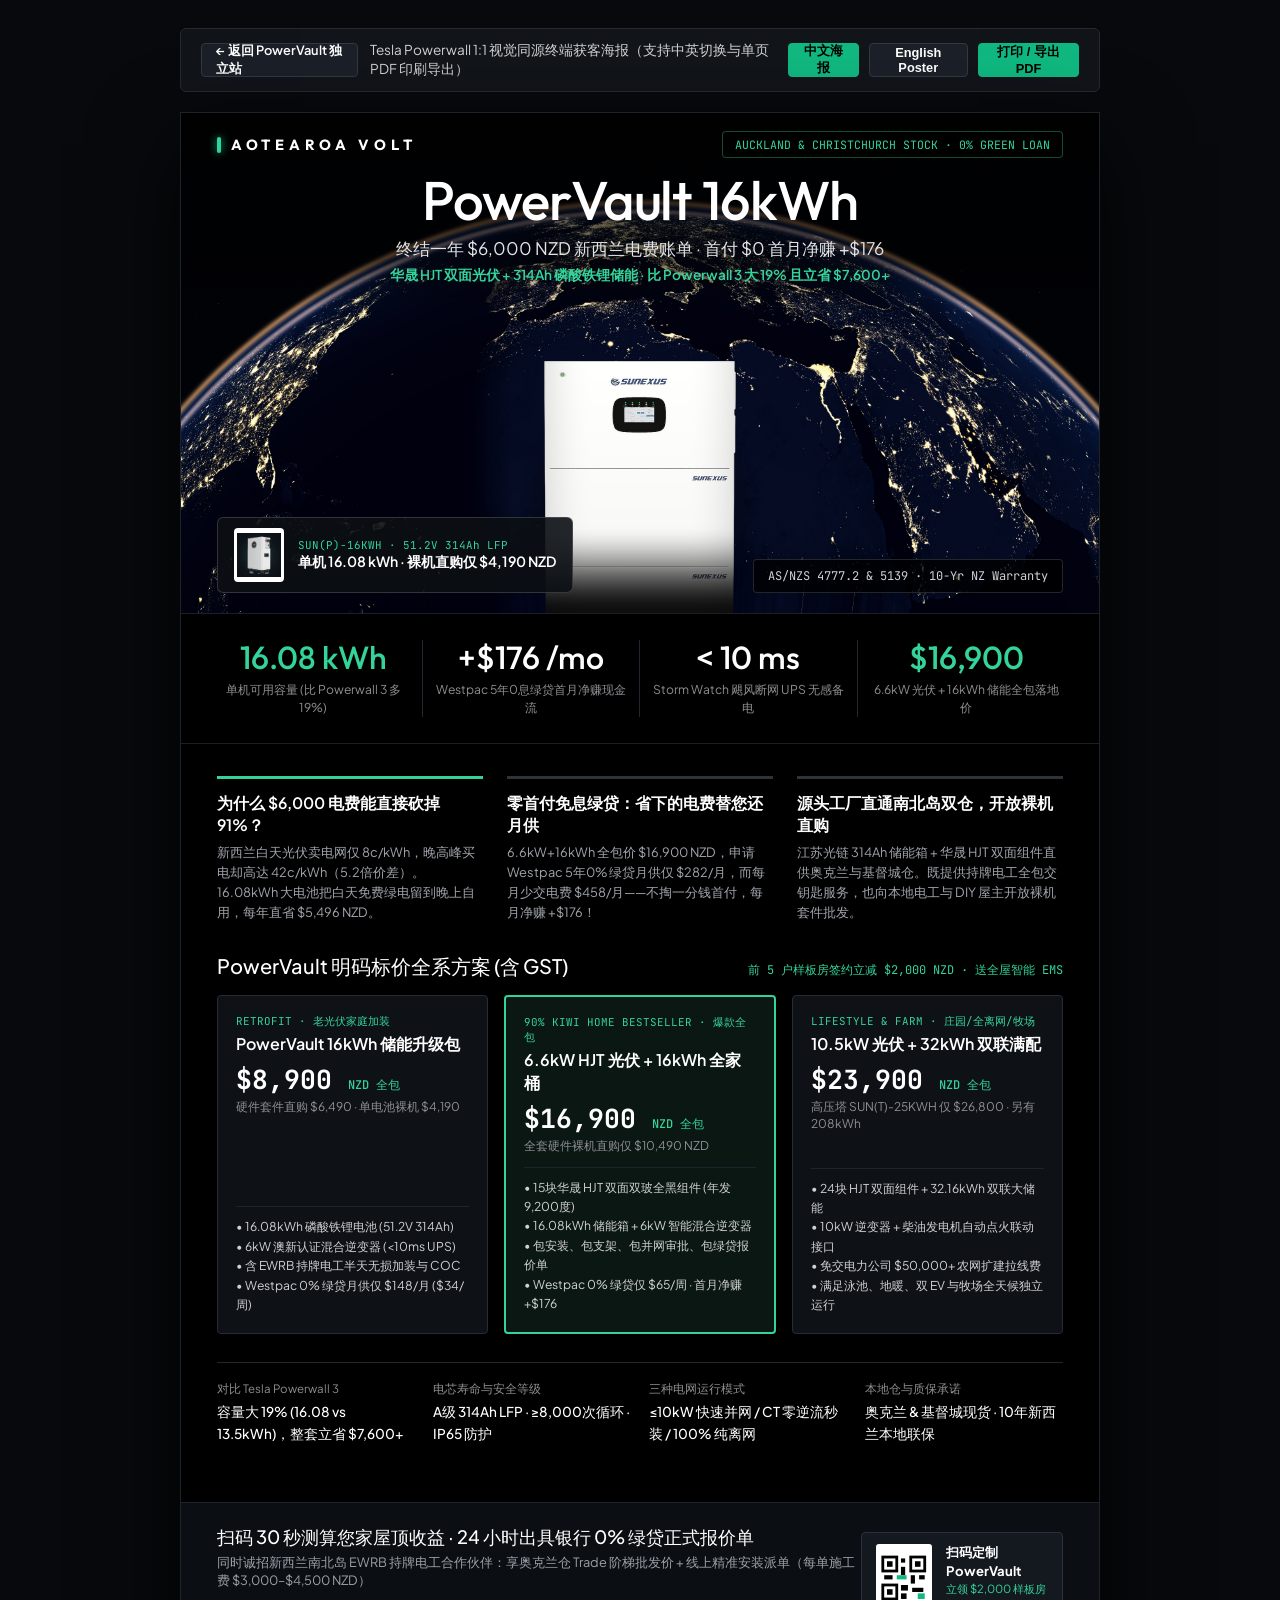
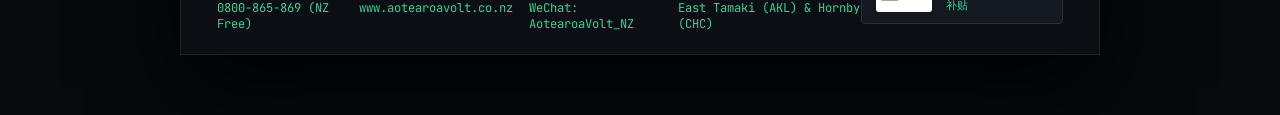
<file: poster.html>
<!DOCTYPE html>
<html lang="zh-CN">
<head>
  <meta charset="UTF-8" />
  <meta name="viewport" content="width=device-width, initial-scale=1.0" />
  <title>Aotearoa Volt | PowerVault 16kWh New Zealand Promotional Poster</title>
  <link rel="preconnect" href="https://fonts.googleapis.com">
  <link rel="preconnect" href="https://fonts.gstatic.com" crossorigin>
  <link href="https://fonts.googleapis.com/css2?family=JetBrains+Mono:wght@500;700;800&family=Outfit:wght@500;600;700;800&family=Plus+Jakarta+Sans:wght@400;500;600;700&display=swap" rel="stylesheet">
  <style>
    :root {
      --bg-black: #000000;
      --bg-card: #111419;
      --emerald: #10B981;
      --emerald-bright: #34D399;
      --font-sans: "Plus Jakarta Sans", -apple-system, BlinkMacSystemFont, "PingFang SC", "Microsoft YaHei", sans-serif;
      --font-display: "Outfit", "Plus Jakarta Sans", sans-serif;
      --font-mono: "JetBrains Mono", monospace;
    }

    *, *::before, *::after {
      box-sizing: border-box;
      margin: 0;
      padding: 0;
    }

    body {
      background: #07090C;
      color: #FFFFFF;
      font-family: var(--font-sans);
      display: flex;
      flex-direction: column;
      align-items: center;
      padding: 28px 16px 60px;
      -webkit-font-smoothing: antialiased;
    }

    .poster-toolbar {
      width: 100%;
      max-width: 920px;
      display: flex;
      justify-content: space-between;
      align-items: center;
      background: #111419;
      border: 1px solid #252A34;
      border-radius: 6px;
      padding: 12px 20px;
      margin-bottom: 20px;
    }

    .toolbar-left {
      display: flex;
      align-items: center;
      gap: 12px;
      font-size: 0.85rem;
      color: #D0D1D2;
    }

    .toolbar-actions {
      display: flex;
      gap: 10px;
      align-items: center;
    }

    .t-btn {
      height: 34px;
      padding: 0 14px;
      border-radius: 4px;
      font-size: 0.8rem;
      font-weight: 600;
      border: 1px solid #323844;
      background: #1B2028;
      color: #FFFFFF;
      cursor: pointer;
      display: inline-flex;
      align-items: center;
      text-decoration: none;
    }

    .t-btn.active, .t-btn.primary {
      background: var(--emerald);
      border-color: var(--emerald);
      color: #000000;
    }

    /* THE POSTER SHEET (920px Exact Tesla Powerwall Aesthetic) */
    .poster-sheet {
      width: 920px;
      background: #000000;
      border: 1px solid #1E232B;
      box-shadow: 0 32px 80px rgba(0, 0, 0, 0.85);
      overflow: hidden;
    }

    /* 1. TESLA POWERWALL HERO STAGE */
    .p-hero {
      position: relative;
      height: 500px;
      background: #000000;
      overflow: hidden;
      display: flex;
      flex-direction: column;
      justify-content: space-between;
    }

    .p-hero-bg {
      position: absolute;
      inset: 0;
      width: 100%;
      height: 100%;
      object-fit: cover;
      object-position: center bottom;
      z-index: 1;
    }

    .p-hero-top-group {
      position: relative;
      z-index: 3;
      background: linear-gradient(180deg, rgba(0,0,0,0.88) 0%, rgba(0,0,0,0.55) 75%, rgba(0,0,0,0) 100%);
      padding-bottom: 24px;
    }

    .p-topbar {
      display: flex;
      justify-content: space-between;
      align-items: center;
      padding: 18px 36px 10px;
    }

    .p-wordmark {
      display: inline-flex;
      align-items: center;
      gap: 10px;
      font-family: var(--font-display);
      font-size: 0.92rem;
      font-weight: 700;
      letter-spacing: 0.32em;
      color: #FFFFFF;
    }

    .p-led {
      width: 4px;
      height: 16px;
      background: var(--emerald-bright);
      border-radius: 2px;
      box-shadow: 0 0 8px var(--emerald);
    }

    .p-top-tag {
      font-family: var(--font-mono);
      font-size: 0.72rem;
      color: var(--emerald-bright);
      border: 1px solid rgba(52, 211, 153, 0.35);
      background: rgba(0, 0, 0, 0.65);
      padding: 5px 12px;
      border-radius: 4px;
    }

    .p-hero-center {
      position: relative;
      z-index: 3;
      text-align: center;
      padding: 4px 36px 0;
      margin-top: 0;
    }

    .p-hero-title {
      font-family: var(--font-display);
      font-size: 3.4rem;
      font-weight: 500;
      letter-spacing: -0.02em;
      line-height: 1.04;
      color: #FFFFFF;
    }

    .p-hero-sub {
      font-size: 1.08rem;
      color: #E2E4E6;
      margin-top: 8px;
      font-weight: 400;
    }

    .p-hero-sub2 {
      font-size: 0.85rem;
      color: var(--emerald-bright);
      margin-top: 5px;
      font-weight: 600;
    }

    /* Bottom Floating Hardware Badge in Hero */
    .p-hero-bottom {
      position: relative;
      z-index: 3;
      padding: 0 36px 20px;
      display: flex;
      justify-content: space-between;
      align-items: flex-end;
    }

    .p-hw-card {
      display: inline-flex;
      align-items: center;
      gap: 14px;
      background: rgba(12, 16, 20, 0.9);
      border: 1px solid rgba(255, 255, 255, 0.16);
      border-radius: 6px;
      padding: 10px 16px;
    }

    .p-hw-card img {
      width: 50px;
      height: 54px;
      object-fit: contain;
      background: #FFFFFF;
      border-radius: 4px;
      padding: 3px;
    }

    /* 2. TESLA 4-STAT BADGE STRIP ON PURE BLACK */
    .p-badges {
      display: grid;
      grid-template-columns: repeat(4, 1fr);
      background: #000000;
      border-top: 1px solid #1C2026;
      border-bottom: 1px solid #1C2026;
      padding: 26px 24px;
    }

    .p-badge-cell {
      text-align: center;
      border-right: 1px solid #22262E;
      padding: 0 12px;
    }

    .p-badge-cell:last-child {
      border-right: none;
    }

    .p-badge-val {
      font-family: var(--font-display);
      font-size: 2rem;
      font-weight: 500;
      color: #FFFFFF;
      line-height: 1.1;
    }

    .p-badge-val.emerald {
      color: var(--emerald-bright);
    }

    .p-badge-lbl {
      font-size: 0.76rem;
      color: #8E8E93;
      margin-top: 6px;
    }

    /* 3. TESLA OVERBAR 3-COLUMN VALUE & CASHFLOW SECTION */
    .p-body {
      padding: 32px 36px;
      background: #000000;
    }

    .p-overbars {
      display: grid;
      grid-template-columns: repeat(3, 1fr);
      gap: 24px;
      margin-bottom: 30px;
    }

    .p-overbar-col {
      border-top: 3px solid #2E323B;
      padding-top: 14px;
    }

    .p-overbar-col.highlight {
      border-top-color: var(--emerald-bright);
    }

    .p-overbar-col h3 {
      font-size: 0.98rem;
      font-weight: 600;
      color: #FFFFFF;
      margin-bottom: 6px;
    }

    .p-overbar-col p {
      font-size: 0.8rem;
      line-height: 1.55;
      color: #A0A4AB;
    }

    /* 4. TESLA DESIGN STUDIO 3 PACKAGE CARDS */
    .p-section-label {
      display: flex;
      justify-content: space-between;
      align-items: baseline;
      margin-bottom: 14px;
    }

    .p-section-label h2 {
      font-size: 1.25rem;
      font-weight: 500;
      color: #FFFFFF;
    }

    .p-section-label span {
      font-family: var(--font-mono);
      font-size: 0.75rem;
      color: var(--emerald-bright);
    }

    .p-pkg-grid {
      display: grid;
      grid-template-columns: repeat(3, 1fr);
      gap: 16px;
      margin-bottom: 28px;
    }

    .p-pkg-card {
      background: #0E1116;
      border: 1px solid #262B34;
      border-radius: 4px;
      padding: 18px;
      display: flex;
      flex-direction: column;
      justify-content: space-between;
    }

    .p-pkg-card.featured {
      border: 2px solid var(--emerald-bright);
      background: #0B1713;
    }

    .p-pkg-tag {
      font-family: var(--font-mono);
      font-size: 0.68rem;
      color: var(--emerald-bright);
      margin-bottom: 4px;
      display: block;
    }

    .p-pkg-title {
      font-size: 1rem;
      font-weight: 600;
      color: #FFFFFF;
      margin-bottom: 6px;
    }

    .p-pkg-price {
      font-family: var(--font-mono);
      font-size: 1.65rem;
      font-weight: 700;
      color: #FFFFFF;
      margin: 6px 0 2px;
    }

    .p-pkg-price small {
      font-size: 0.75rem;
      color: var(--emerald-bright);
      font-weight: 500;
    }

    .p-pkg-sub {
      font-size: 0.75rem;
      color: #8E8E93;
      margin-bottom: 12px;
    }

    .p-pkg-list {
      list-style: none;
      font-size: 0.76rem;
      color: #D0D1D2;
      line-height: 1.6;
      border-top: 1px solid #1F242C;
      padding-top: 10px;
    }

    /* 5. TESLA SPECS BENCHMARK STRIP */
    .p-spec-strip {
      display: grid;
      grid-template-columns: repeat(4, 1fr);
      gap: 18px;
      border-top: 1px solid #22262E;
      padding-top: 18px;
      margin-bottom: 26px;
    }

    .p-spec-item span {
      display: block;
      font-size: 0.72rem;
      color: #8E8E93;
      margin-bottom: 3px;
    }

    .p-spec-item strong {
      font-size: 0.85rem;
      color: #FFFFFF;
      font-weight: 500;
    }

    /* 6. TESLA FOOTER CTA WITH QR */
    .p-footer {
      background: #0B0E12;
      border-top: 1px solid #1E232B;
      padding: 22px 36px;
      display: flex;
      justify-content: space-between;
      align-items: center;
    }

    .p-footer-left h3 {
      font-size: 1.15rem;
      font-weight: 500;
      color: #FFFFFF;
      margin-bottom: 4px;
    }

    .p-footer-left p {
      font-size: 0.8rem;
      color: #9CA0A8;
    }

    .p-footer-contacts {
      display: flex;
      gap: 16px;
      margin-top: 10px;
      font-family: var(--font-mono);
      font-size: 0.76rem;
      color: var(--emerald-bright);
    }

    .p-qr-box {
      display: flex;
      align-items: center;
      gap: 14px;
      background: #141920;
      border: 1px solid #2A303C;
      padding: 10px 14px;
      border-radius: 4px;
    }

    @media screen and (max-width: 940px) {
      body {
        padding: 12px 10px 40px;
        overflow-x: clip;
      }
      .poster-toolbar {
        flex-direction: column;
        align-items: stretch;
        gap: 10px;
        padding: 12px;
      }
      .toolbar-left {
        flex-direction: column;
        align-items: flex-start;
        gap: 6px;
        font-size: 0.78rem;
      }
      .toolbar-actions {
        display: grid;
        grid-template-columns: repeat(3, 1fr);
        gap: 8px;
      }
      .t-btn {
        justify-content: center;
        padding: 0 8px;
        font-size: 0.75rem;
      }
      .poster-sheet {
        width: 100%;
        max-width: 920px;
      }
      .p-hero {
        height: auto;
        min-height: 460px;
      }
      .p-hero-bg {
        height: 360px;
        bottom: auto;
      }
      .p-topbar {
        flex-direction: column;
        align-items: flex-start;
        gap: 8px;
        padding: 14px 16px 8px;
      }
      .p-top-tag {
        font-size: 0.64rem;
        padding: 4px 8px;
      }
      .p-hero-center {
        padding: 6px 16px 155px;
      }
      .p-hero-title {
        font-size: clamp(2rem, 1.3rem + 3.5vw, 2.8rem);
      }
      .p-hero-sub {
        font-size: 0.9rem;
      }
      .p-hero-sub2 {
        font-size: 0.76rem;
      }
      .p-hero-bottom {
        flex-direction: column;
        align-items: stretch;
        gap: 8px;
        padding: 12px 16px 16px;
        background: #05070A;
        border-top: 1px solid #191E26;
      }
      .p-badges {
        grid-template-columns: repeat(2, minmax(0, 1fr));
        gap: 16px 12px;
        padding: 20px 16px;
      }
      .p-badge-cell {
        border-right: none;
        padding: 4px;
      }
      .p-badge-val {
        font-size: 1.5rem;
      }
      .p-body {
        padding: 22px 16px;
      }
      .p-overbars,
      .p-pkg-grid {
        grid-template-columns: 1fr;
        gap: 16px;
      }
      .p-section-label {
        flex-direction: column;
        gap: 4px;
      }
      .p-spec-strip {
        grid-template-columns: repeat(2, minmax(0, 1fr));
        gap: 14px 12px;
      }
      .p-footer {
        flex-direction: column;
        align-items: flex-start;
        gap: 16px;
        padding: 20px 16px;
      }
      .p-footer-contacts {
        flex-wrap: wrap;
        gap: 8px 14px;
      }
      .p-qr-box {
        width: 100%;
      }
    }

    @media print {
      body {
        background: #000000;
        padding: 0;
      }
      .poster-toolbar {
        display: none !important;
      }
      .poster-sheet {
        box-shadow: none;
        border: none;
      }
    }
  </style>
</head>
<body>

  <div class="poster-toolbar">
    <div class="toolbar-left">
      <a href="index.html?v=20261109_v6" class="t-btn">← 返回 PowerVault 独立站</a>
      <span>Tesla Powerwall 1:1 视觉同源终端获客海报（支持中英切换与单页 PDF 印刷导出）</span>
    </div>
    <div class="toolbar-actions">
      <button type="button" class="t-btn active" id="p-btn-zh" onclick="setPosterLang('zh')">中文海报</button>
      <button type="button" class="t-btn" id="p-btn-en" onclick="setPosterLang('en')">English Poster</button>
      <button type="button" class="t-btn primary" onclick="window.print()">打印 / 导出 PDF</button>
    </div>
  </div>

  <div class="poster-sheet" id="poster-sheet">
    <!-- 1. TESLA POWERWALL HERO -->
    <div class="p-hero">
      <img src="assets/tesla/01_hero_blue_planet.jpg?v=20261110_real_sunexus" alt="PowerVault Hero" class="p-hero-bg" />

      <div class="p-hero-top-group">
        <div class="p-topbar">
          <div class="p-wordmark">
            <span class="p-led"></span>
            <span>AOTEAROA VOLT</span>
          </div>
          <div class="p-top-tag" data-i18n="p_top_tag">AUCKLAND & CHRISTCHURCH STOCK · 0% GREEN LOAN</div>
        </div>

        <div class="p-hero-center">
          <h1 class="p-hero-title" data-i18n="p_h1">PowerVault 16kWh</h1>
          <p class="p-hero-sub" data-i18n="p_sub">终结一年 $6,000 NZD 新西兰电费账单 · 首付 $0 首月净赚 +$176</p>
          <p class="p-hero-sub2" data-i18n="p_sub2">华晟 HJT 双面光伏 + 314Ah 磷酸铁锂储能 · 比 Powerwall 3 大 19% 且立省 $7,600+</p>
        </div>
      </div>

      <div class="p-hero-bottom">
        <div class="p-hw-card">
          <img src="assets/sunp_16kwh_unit.png?v=20261110_real_sunexus" alt="SUN(P)-16KWH" />
          <div>
            <div style="font-family:var(--font-mono);font-size:0.68rem;color:var(--emerald-bright);">SUN(P)-16KWH · 51.2V 314Ah LFP</div>
            <div style="font-size:0.88rem;font-weight:600;color:#fff;" data-i18n="p_hw_t">单机 16.08 kWh · 裸机直购仅 $4,190 NZD</div>
          </div>
        </div>
        <div style="font-family:var(--font-mono);font-size:0.75rem;color:#D0D1D2;background:rgba(0,0,0,0.75);padding:8px 14px;border-radius:4px;border:1px solid rgba(255,255,255,0.14);" data-i18n="p_cert_pill">
          AS/NZS 4777.2 & 5139 · 10-Yr NZ Warranty
        </div>
      </div>
    </div>

    <!-- 2. TESLA 4-BADGE BAR -->
    <div class="p-badges">
      <div class="p-badge-cell">
        <div class="p-badge-val emerald">16.08 kWh</div>
        <div class="p-badge-lbl" data-i18n="pb_1">单机可用容量 (比 Powerwall 3 多 19%)</div>
      </div>
      <div class="p-badge-cell">
        <div class="p-badge-val">+$176 /mo</div>
        <div class="p-badge-lbl" data-i18n="pb_2">Westpac 5年0息绿贷首月净赚现金流</div>
      </div>
      <div class="p-badge-cell">
        <div class="p-badge-val">&lt; 10 ms</div>
        <div class="p-badge-lbl" data-i18n="pb_3">Storm Watch 飓风断网 UPS 无感备电</div>
      </div>
      <div class="p-badge-cell">
        <div class="p-badge-val emerald">$16,900</div>
        <div class="p-badge-lbl" data-i18n="pb_4">6.6kW 光伏 + 16kWh 储能全包落地价</div>
      </div>
    </div>

    <!-- 3. BODY: TESLA 3-COL OVERBAR + 3 DESIGN STUDIO CARDS -->
    <div class="p-body">
      <div class="p-overbars">
        <div class="p-overbar-col highlight">
          <h3 data-i18n="po_t1">为什么 $6,000 电费能直接砍掉 91%？</h3>
          <p data-i18n="po_d1">新西兰白天光伏卖电网仅 8c/kWh，晚高峰买电却高达 42c/kWh（5.2倍价差）。16.08kWh 大电池把白天免费绿电留到晚上自用，每年直省 $5,496 NZD。</p>
        </div>
        <div class="p-overbar-col">
          <h3 data-i18n="po_t2">零首付免息绿贷：省下的电费替您还月供</h3>
          <p data-i18n="po_d2">6.6kW+16kWh 全包价 $16,900 NZD，申请 Westpac 5年0% 绿贷月供仅 $282/月，而每月少交电费 $458/月——不掏一分钱首付，每月净赚 +$176！</p>
        </div>
        <div class="p-overbar-col">
          <h3 data-i18n="po_t3">源头工厂直通南北岛双仓，开放裸机直购</h3>
          <p data-i18n="po_d3">江苏光链 314Ah 储能箱 + 华晟 HJT 双面组件直供奥克兰与基督城仓。既提供持牌电工全包交钥匙服务，也向本地电工与 DIY 屋主开放裸机套件批发。</p>
        </div>
      </div>

      <div class="p-section-label">
        <h2 data-i18n="p_pkg_h2">PowerVault 明码标价全系方案 (含 GST)</h2>
        <span data-i18n="p_pkg_note">前 5 户样板房签约立减 $2,000 NZD · 送全屋智能 EMS</span>
      </div>

      <div class="p-pkg-grid">
        <!-- Card 1 -->
        <div class="p-pkg-card">
          <div>
            <span class="p-pkg-tag">RETROFIT · 老光伏家庭加装</span>
            <div class="p-pkg-title" data-i18n="pp1_t">PowerVault 16kWh 储能升级包</div>
            <div class="p-pkg-price">$8,900 <small>NZD 全包</small></div>
            <div class="p-pkg-sub" data-i18n="pp1_sub">硬件套件直购 $6,490 · 单电池裸机 $4,190</div>
          </div>
          <ul class="p-pkg-list" data-i18n="pp1_list">
            <li>• 16.08kWh 磷酸铁锂电池 (51.2V 314Ah)</li>
            <li>• 6kW 澳新认证混合逆变器 (&lt;10ms UPS)</li>
            <li>• 含 EWRB 持牌电工半天无损加装与 COC</li>
            <li>• Westpac 0% 绿贷月供仅 $148/月 ($34/周)</li>
          </ul>
        </div>

        <!-- Card 2 (Featured) -->
        <div class="p-pkg-card featured">
          <div>
            <span class="p-pkg-tag">90% KIWI HOME BESTSELLER · 爆款全包</span>
            <div class="p-pkg-title" data-i18n="pp2_t">6.6kW HJT 光伏 + 16kWh 全家桶</div>
            <div class="p-pkg-price">$16,900 <small>NZD 全包</small></div>
            <div class="p-pkg-sub" data-i18n="pp2_sub">全套硬件裸机直购仅 $10,490 NZD</div>
          </div>
          <ul class="p-pkg-list" data-i18n="pp2_list">
            <li>• 15块华晟 HJT 双面双玻全黑组件 (年发9,200度)</li>
            <li>• 16.08kWh 储能箱 + 6kW 智能混合逆变器</li>
            <li>• 包安装、包支架、包并网审批、包绿贷报价单</li>
            <li>• Westpac 0% 绿贷仅 $65/周 · 首月净赚 +$176</li>
          </ul>
        </div>

        <!-- Card 3 -->
        <div class="p-pkg-card">
          <div>
            <span class="p-pkg-tag">LIFESTYLE & FARM · 庄园/全离网/牧场</span>
            <div class="p-pkg-title" data-i18n="pp3_t">10.5kW 光伏 + 32kWh 双联满配</div>
            <div class="p-pkg-price">$23,900 <small>NZD 全包</small></div>
            <div class="p-pkg-sub" data-i18n="pp3_sub">高压塔 SUN(T)-25KWH 仅 $26,800 · 另有 208kWh</div>
          </div>
          <ul class="p-pkg-list" data-i18n="pp3_list">
            <li>• 24块 HJT 双面组件 + 32.16kWh 双联大储能</li>
            <li>• 10kW 逆变器 + 柴油发电机自动点火联动接口</li>
            <li>• 免交电力公司 $50,000+ 农网扩建拉线费</li>
            <li>• 满足泳池、地暖、双 EV 与牧场全天候独立运行</li>
          </ul>
        </div>
      </div>

      <!-- Tesla Specs Benchmark Strip -->
      <div class="p-spec-strip">
        <div class="p-spec-item">
          <span data-i18n="ps_1_k">对比 Tesla Powerwall 3</span>
          <strong data-i18n="ps_1_v">容量大 19% (16.08 vs 13.5kWh)，整套立省 $7,600+</strong>
        </div>
        <div class="p-spec-item">
          <span data-i18n="ps_2_k">电芯寿命与安全等级</span>
          <strong data-i18n="ps_2_v">A级 314Ah LFP · ≥8,000次循环 · IP65 防护</strong>
        </div>
        <div class="p-spec-item">
          <span data-i18n="ps_3_k">三种电网运行模式</span>
          <strong data-i18n="ps_3_v">≤10kW 快速并网 / CT 零逆流秒装 / 100% 纯离网</strong>
        </div>
        <div class="p-spec-item">
          <span data-i18n="ps_4_k">本地仓与质保承诺</span>
          <strong data-i18n="ps_4_v">奥克兰 & 基督城现货 · 10年新西兰本地联保</strong>
        </div>
      </div>
    </div>

    <!-- 4. TESLA DARK FOOTER WITH QR -->
    <div class="p-footer">
      <div class="p-footer-left">
        <h3 data-i18n="pf_h3">扫码 30 秒测算您家屋顶收益 · 24 小时出具银行 0% 绿贷正式报价单</h3>
        <p data-i18n="pf_p">同时诚招新西兰南北岛 EWRB 持牌电工合作伙伴：享奥克兰仓 Trade 阶梯批发价 + 线上精准安装派单（每单施工费 $3,000–$4,500 NZD）</p>
        <div class="p-footer-contacts">
          <span>0800-865-869 (NZ Free)</span>
          <span>www.aotearoavolt.co.nz</span>
          <span>WeChat: AotearoaVolt_NZ</span>
          <span>East Tamaki (AKL) & Hornby (CHC)</span>
        </div>
      </div>

      <div class="p-qr-box">
        <svg width="68" height="68" viewBox="0 0 68 68" fill="none" xmlns="http://www.w3.org/2000/svg" style="background:#fff;padding:4px;border-radius:3px;">
          <rect x="4" y="4" width="20" height="20" stroke="#000" stroke-width="4"/>
          <rect x="10" y="10" width="8" height="8" fill="#000"/>
          <rect x="44" y="4" width="20" height="20" stroke="#000" stroke-width="4"/>
          <rect x="50" y="10" width="8" height="8" fill="#000"/>
          <rect x="4" y="44" width="20" height="20" stroke="#000" stroke-width="4"/>
          <rect x="10" y="50" width="8" height="8" fill="#000"/>
          <rect x="30" y="6" width="6" height="6" fill="#000"/>
          <rect x="30" y="18" width="6" height="12" fill="#000"/>
          <rect x="6" y="30" width="12" height="6" fill="#000"/>
          <rect x="24" y="30" width="14" height="6" fill="#10B981"/>
          <rect x="44" y="30" width="6" height="12" fill="#000"/>
          <rect x="56" y="30" width="8" height="6" fill="#000"/>
          <rect x="30" y="44" width="10" height="8" fill="#000"/>
          <rect x="46" y="48" width="16" height="6" fill="#000"/>
          <rect x="30" y="56" width="8" height="8" fill="#000"/>
          <rect x="54" y="56" width="10" height="8" fill="#10B981"/>
        </svg>
        <div>
          <div style="font-size:0.82rem;font-weight:700;color:#fff;" data-i18n="qr_t">扫码定制 PowerVault</div>
          <div style="font-size:0.7rem;color:var(--emerald-bright);margin-top:2px;" data-i18n="qr_s">立领 $2,000 样板房补贴</div>
        </div>
      </div>
    </div>
  </div>

  <script>
    const posterDict = {
      zh: {
        p_top_tag: 'AUCKLAND & CHRISTCHURCH STOCK · 0% GREEN LOAN',
        p_h1: 'PowerVault 16kWh',
        p_sub: '终结一年 $6,000 NZD 新西兰电费账单 · 首付 $0 首月净赚 +$176',
        p_sub2: '华晟 HJT 双面光伏 + 314Ah 磷酸铁锂储能 · 比 Powerwall 3 大 19% 且立省 $7,600+',
        p_hw_t: '单机 16.08 kWh · 裸机直购仅 $4,190 NZD',
        p_cert_pill: 'AS/NZS 4777.2 & 5139 · 10年新西兰本地联保',
        pb_1: '单机可用容量 (比 Powerwall 3 多 19%)',
        pb_2: 'Westpac 5年0息绿贷首月净赚现金流',
        pb_3: 'Storm Watch 飓风断网 UPS 无感备电',
        pb_4: '6.6kW 光伏 + 16kWh 储能全包落地价',
        po_t1: '为什么 $6,000 电费能直接砍掉 91%？',
        po_d1: '新西兰白天光伏卖电网仅 8c/kWh，晚高峰买电却高达 42c/kWh（5.2倍价差）。16.08kWh 大电池把白天免费绿电留到晚上自用，每年直省 $5,496 NZD。',
        po_t2: '零首付免息绿贷：省下的电费替您还月供',
        po_d2: '6.6kW+16kWh 全包价 $16,900 NZD，申请 Westpac 5年0% 绿贷月供仅 $282/月，而每月少交电费 $458/月——不掏一分钱首付，每月净赚 +$176！',
        po_t3: '源头工厂直通南北岛双仓，开放裸机直购',
        po_d3: '江苏光链 314Ah 储能箱 + 华晟 HJT 双面组件直供奥克兰与基督城仓。既提供持牌电工全包交钥匙服务，也向本地电工与 DIY 屋主开放裸机套件批发。',
        p_pkg_h2: 'PowerVault 明码标价全系方案 (含 GST)',
        p_pkg_note: '前 5 户样板房签约立减 $2,000 NZD · 送全屋智能 EMS',
        pp1_t: 'PowerVault 16kWh 储能升级包',
        pp1_sub: '硬件套件直购 $6,490 · 单电池裸机 $4,190',
        pp1_list: '<li>• 16.08kWh 磷酸铁锂电池 (51.2V 314Ah)</li><li>• 6kW 澳新认证混合逆变器 (&lt;10ms UPS)</li><li>• 含 EWRB 持牌电工半天无损加装与 COC</li><li>• Westpac 0% 绿贷月供仅 $148/月 ($34/周)</li>',
        pp2_t: '6.6kW HJT 光伏 + 16kWh 全家桶',
        pp2_sub: '全套硬件裸机直购仅 $10,490 NZD',
        pp2_list: '<li>• 15块华晟 HJT 双面双玻全黑组件 (年发9,200度)</li><li>• 16.08kWh 储能箱 + 6kW 智能混合逆变器</li><li>• 包安装、包支架、包并网审批、包绿贷报价单</li><li>• Westpac 0% 绿贷仅 $65/周 · 首月净赚 +$176</li>',
        pp3_t: '10.5kW 光伏 + 32kWh 双联满配',
        pp3_sub: '高压塔 SUN(T)-25KWH 仅 $26,800 · 另有 208kWh',
        pp3_list: '<li>• 24块 HJT 双面组件 + 32.16kWh 双联大储能</li><li>• 10kW 逆变器 + 柴油发电机自动点火联动接口</li><li>• 免交电力公司 $50,000+ 农网扩建拉线费</li><li>• 满足泳池、地暖、双 EV 与牧场全天候独立运行</li>',
        ps_1_k: '对比 Tesla Powerwall 3',
        ps_1_v: '容量大 19% (16.08 vs 13.5kWh)，整套立省 $7,600+',
        ps_2_k: '电芯寿命与安全等级',
        ps_2_v: 'A级 314Ah LFP · ≥8,000次循环 · IP65 防护',
        ps_3_k: '三种电网运行模式',
        ps_3_v: '≤10kW 快速并网 / CT 零逆流秒装 / 100% 纯离网',
        ps_4_k: '本地仓与质保承诺',
        ps_4_v: '奥克兰 & 基督城现货 · 10年新西兰本地联保',
        pf_h3: '扫码 30 秒测算您家屋顶收益 · 24 小时出具银行 0% 绿贷正式报价单',
        pf_p: '同时诚招新西兰南北岛 EWRB 持牌电工合作伙伴：享奥克兰仓 Trade 阶梯批发价 + 线上精准安装派单（每单施工费 $3,000–$4,500 NZD）',
        qr_t: '扫码定制 PowerVault',
        qr_s: '立领 $2,000 样板房补贴'
      },
      en: {
        p_top_tag: 'AUCKLAND & CHRISTCHURCH STOCK · 0% GREEN LOAN',
        p_h1: 'PowerVault 16kWh',
        p_sub: 'Eliminate Your $6,000/yr NZ Power Bill · $0 Down, +$176/mo Net Cashflow',
        p_sub2: 'Huasun HJT Bifacial Solar + 314Ah LFP Storage · 19% Larger Than Powerwall 3 & Save $7,600+',
        p_hw_t: '16.08 kWh Usable · $4,190 NZD Standalone Unit',
        p_cert_pill: 'AS/NZS 4777.2 & 5139 · 10-Yr NZ Warranty',
        pb_1: 'Usable Capacity (+19% vs Powerwall 3)',
        pb_2: 'Net Positive Cashflow (Westpac 5-Yr 0% Loan)',
        pb_3: 'Storm Watch Whole-Home UPS Backup',
        pb_4: '6.6kW HJT Solar + 16kWh Turnkey Installed',
        po_t1: 'Why Slash a $6,000/yr NZ Bill by 91%?',
        po_d1: 'NZ retailers pay just 8c/kWh for solar exports while charging 42c/kWh at night (5.2x spread). PowerVault stores 16.08kWh of free daytime solar to run your entire evening peak, saving $5,496/yr.',
        po_t2: '$0 Down 0% Green Loan: Bill Savings Pay the Loan',
        po_d2: 'At $16,900 Turnkey on a Westpac 5-Year 0% Green Loan, your payment is just $282/mo while saving $458/mo off your power bill—putting +$176/mo net cash into your pocket from Month 1.',
        po_t3: 'Factory-Direct to Auckland & Christchurch Hubs',
        po_d3: 'Jiangsu SolarLink 314Ah LFP batteries and Huasun HJT panels stocked locally. Available both as full EWRB Turnkey installation or Kit-Only wholesale for Kiwi tradies and self-installers.',
        p_pkg_h2: 'Transparent PowerVault Packages (Incl. GST)',
        p_pkg_note: '$2,000 Display Home Rebate for First 5 Homes · Free Smart EMS',
        pp1_t: 'PowerVault 16kWh Solar Retrofit',
        pp1_sub: 'Kit-Only Direct $6,490 · Battery Only $4,190',
        pp1_list: '<li>• 16.08kWh LFP Battery (51.2V 314Ah, ≥8,000 cycles)</li><li>• 6kW AS/NZS Hybrid Inverter (&lt;10ms UPS)</li><li>• Full EWRB Certified Install & COC Included</li><li>• Just $148/mo ($34/wk) on Westpac 0% Green Loan</li>',
        pp2_t: '6.6kW HJT Solar + 16kWh Flagship',
        pp2_sub: 'Full Hardware Kit-Only Direct: $10,490 NZD',
        pp2_list: '<li>• 15x Huasun HJT Bifacial Black Panels (~9,200kWh/yr)</li><li>• 16.08kWh PowerVault + 6kW Hybrid Inverter</li><li>• Full Turnkey Install, Mounting, Grid App & COC</li><li>• Just $65/wk on 0% Green Loan · Net +$176/mo</li>',
        pp3_t: '10.5kW Solar + 32kWh Lifestyle Pro',
        pp3_sub: '25kWh HV Tower $26,800 · 208kWh Farm C&I Available',
        pp3_list: '<li>• 24x HJT Bifacial Panels + 32.16kWh Dual Storage</li><li>• 10kW Inverter with Auto Diesel Generator Start</li><li>• Avoid $50,000+ Rural Grid Transformer Upgrades</li><li>• Powers Pools, Heat Pumps, Dual EVs & Lifestyle Blocks</li>',
        ps_1_k: 'vs. Tesla Powerwall 3',
        ps_1_v: '+19% Capacity (16.08 vs 13.5kWh), Save $7,600+ Installed',
        ps_2_k: 'LFP Cell Life & Rating',
        ps_2_v: 'Grade-A 314Ah LFP · ≥8,000 Cycles · IP65 Weatherproof',
        ps_3_k: '3 Grid Operating Modes',
        ps_3_v: '≤10kW Fast-Track / CT Zero-Export / 100% Off-Grid',
        ps_4_k: 'Local Dispatch & Warranty',
        ps_4_v: 'Auckland & Christchurch Stock · 10-Yr NZ Warranty',
        pf_h3: 'Scan to Calculate Your Roof Savings in 30s · Get Your 24h Bank 0% Green Loan Quote',
        pf_p: 'EWRB Electricians & Solar Installers Wanted Across NZ: Access Trade Wholesale Pricing + Pre-Sold Turnkey Installation Jobs ($3,000–$4,500 Labour/Job)',
        qr_t: 'Order PowerVault 16',
        qr_s: 'Claim $2,000 Pilot Rebate'
      }
    };

    function setPosterLang(lang) {
      document.getElementById('p-btn-zh').classList.toggle('active', lang === 'zh');
      document.getElementById('p-btn-en').classList.toggle('active', lang === 'en');
      const d = posterDict[lang];
      document.querySelectorAll('[data-i18n]').forEach(el => {
        const k = el.getAttribute('data-i18n');
        if (d[k]) el.innerHTML = d[k];
      });
    }
  </script>
</body>
</html>
</file>
<file: styles.css>
:root {
  --bg-black: #000000;
  --bg-dark-elevated: #0D1015;
  --bg-dark-card: #13171F;
  --text-white: #FFFFFF;
  --text-secondary: #D0D3D8;
  --text-muted: #8E9299;
  --emerald: #10B981;
  --emerald-bright: #34D399;
  --emerald-dark: #059669;
  --border-hairline: #22262E;
  --border-subtle: rgba(255, 255, 255, 0.12);
  --font-sans: "Universal Sans", "Plus Jakarta Sans", -apple-system, BlinkMacSystemFont, "Segoe UI", Roboto, "PingFang SC", "Hiragino Sans GB", "Microsoft YaHei", sans-serif;
  --font-display: "Outfit", "Plus Jakarta Sans", -apple-system, BlinkMacSystemFont, sans-serif;
  --font-mono: "JetBrains Mono", monospace;
}

*, *::before, *::after {
  box-sizing: border-box;
  margin: 0;
  padding: 0;
}

html {
  scroll-behavior: smooth;
  scroll-padding-top: 56px;
  background-color: #000000;
  color: #FFFFFF;
  font-family: var(--font-sans);
  font-size: 16px;
  overflow-x: clip;
  -webkit-font-smoothing: antialiased;
  -moz-osx-font-smoothing: grayscale;
}

body {
  background-color: #000000;
  color: #FFFFFF;
  overflow-x: clip;
  line-height: 1.5;
}

a {
  color: inherit;
  text-decoration: none;
}

/* Modern Web Guidance: Improve Text Layout and Legibility */
h1, h2, h3, h4, .tcl-h2, .tcl-hero-title, .tcl-bento-title {
  text-wrap: balance;
}

p, li, .tcl-body-copy, .tcl-overbar-tab-copy, .tcl-bento-desc {
  text-wrap: pretty;
}

.tcl-badge-num,
.tcl-studio-cashflow,
.tcl-kpi-cell strong,
.tcl-opt-price strong,
.tcl-slider-top strong,
.tcl-eq-pill strong,
.tcl-dock-price {
  font-variant-numeric: tabular-nums;
}

/* =========================================================
   TOP TESLA ANNOUNCEMENT RIBBON (tds-banner)
   ========================================================= */
.tds-banner {
  background: linear-gradient(90deg, #04140E 0%, #09291D 50%, #04140E 100%);
  border-bottom: 1px solid rgba(52, 211, 153, 0.22);
  color: #EAECEF;
  font-size: 0.8125rem;
  font-weight: 400;
  text-align: center;
  padding: 9px 20px;
  letter-spacing: 0.01em;
  position: relative;
  z-index: 1001;
}

.tds-banner a {
  color: var(--emerald-bright);
  text-decoration: underline;
  text-underline-offset: 3px;
  margin-left: 8px;
  font-weight: 600;
}

/* =========================================================
   TESLA TRANSPARENT / GLASS HEADER (tds-site-header)
   ========================================================= */
.tds-header {
  position: sticky;
  top: 0;
  left: 0;
  right: 0;
  height: 56px;
  z-index: 1000;
  background: rgba(0, 0, 0, 0.72);
  backdrop-filter: blur(18px);
  -webkit-backdrop-filter: blur(18px);
  border-bottom: 1px solid rgba(255, 255, 255, 0.07);
  transition: background 0.25s ease;
}

.tds-header-inner {
  max-width: 1440px;
  height: 100%;
  margin: 0 auto;
  padding: 0 36px;
  display: flex;
  align-items: center;
  justify-content: space-between;
}

.tds-wordmark {
  display: inline-flex;
  align-items: center;
  gap: 10px;
  font-family: var(--font-display);
  font-size: 0.95rem;
  font-weight: 700;
  letter-spacing: 0.3em;
  text-transform: uppercase;
  color: #FFFFFF;
  white-space: nowrap;
}

.tds-wordmark-led {
  width: 4px;
  height: 18px;
  border-radius: 2px;
  background: var(--emerald-bright);
  box-shadow: 0 0 12px var(--emerald);
  display: inline-block;
}

.tds-nav-center {
  display: flex;
  align-items: center;
  gap: 4px;
}

.tds-nav-center a {
  font-size: 0.85rem;
  font-weight: 500;
  color: #EAECEF;
  padding: 6px 14px;
  border-radius: 4px;
  transition: background 0.2s ease, color 0.2s ease;
  white-space: nowrap;
}

.tds-nav-center a:hover {
  background: rgba(255, 255, 255, 0.1);
  color: #FFFFFF;
}

.tds-nav-center a.poster-link {
  color: var(--emerald-bright);
}

.tds-nav-right {
  display: flex;
  align-items: center;
  gap: 12px;
}

.tds-lang-switch {
  display: inline-flex;
  background: rgba(255, 255, 255, 0.08);
  border-radius: 4px;
  padding: 2px;
}

.tds-lang-btn {
  border: none;
  background: transparent;
  color: #B8BABC;
  font-size: 0.75rem;
  font-weight: 600;
  padding: 4px 10px;
  border-radius: 3px;
  cursor: pointer;
  transition: background 0.18s ease, color 0.18s ease;
}

.tds-lang-btn.active {
  background: var(--emerald);
  color: #000000;
}

/* =========================================================
   TESLA BUTTONS
   ========================================================= */
.tds-btn-group {
  display: inline-flex;
  align-items: center;
  justify-content: center;
  gap: 14px;
  flex-wrap: wrap;
}

.tds-btn {
  display: inline-flex;
  align-items: center;
  justify-content: center;
  min-width: 196px;
  height: 42px;
  padding: 0 24px;
  border-radius: 4px;
  font-size: 0.875rem;
  font-weight: 600;
  letter-spacing: 0.01em;
  cursor: pointer;
  transition: transform 0.18s ease, background 0.2s ease, box-shadow 0.2s ease;
  border: none;
  text-align: center;
  white-space: nowrap;
}

.tds-btn:active {
  transform: scale(0.98);
}

.tds-btn--primary {
  background: var(--emerald);
  color: #000000;
  box-shadow: 0 4px 20px rgba(16, 185, 129, 0.28);
}

.tds-btn--primary:hover {
  background: var(--emerald-bright);
  box-shadow: 0 6px 26px rgba(52, 211, 153, 0.42);
}

.tds-btn--white {
  background: rgba(255, 255, 255, 0.92);
  color: #111317;
  backdrop-filter: blur(8px);
}

.tds-btn--white:hover {
  background: #FFFFFF;
}

.tds-btn--dark {
  background: rgba(23, 26, 32, 0.85);
  color: #FFFFFF;
  border: 1px solid rgba(255, 255, 255, 0.22);
}

.tds-btn--dark:hover {
  background: #22262E;
  border-color: rgba(255, 255, 255, 0.45);
}

/* =========================================================
   BLOCK 0: TESLA 100VH HERO WITH ANIMATED 3D NIGHT EARTH
   ========================================================= */
.tcl-hero {
  position: relative;
  width: 100%;
  height: calc(100vh - 56px);
  height: calc(100dvh - 56px);
  min-height: 660px;
  max-height: 1080px;
  background: #020409 url('assets/tesla/01_hero_blue_planet_bg.jpg?v=20261110_14k_native') center bottom / cover no-repeat;
  overflow: clip;
  display: flex;
  flex-direction: column;
  justify-content: space-between;
  align-items: center;
}

.tcl-planet-stage {
  position: absolute;
  inset: 0;
  width: 100%;
  height: 100%;
  z-index: 1;
  pointer-events: none;
  overflow: hidden;
}

.tcl-planet-dome {
  position: absolute;
  left: 50%;
  top: 31%;
  width: min(142vw, 2400px);
  height: min(142vw, 2400px);
  transform: translateX(-50%);
  border-radius: 50%;
  overflow: hidden;
  box-shadow:
    0 -2px 8px rgba(205, 135, 60, 0.72),
    0 -12px 36px rgba(18, 58, 130, 0.55),
    0 -32px 80px rgba(10, 32, 75, 0.35),
    inset 0 16px 42px rgba(16, 52, 120, 0.62),
    inset 0 3px 10px rgba(205, 135, 60, 0.55);
}

.tcl-planet-spin-disc {
  position: absolute;
  top: -10%;
  left: -10%;
  width: 120%;
  height: 120%;
  background-image: url('assets/tesla/blue_planet_texture.jpg?v=20261110_8k_night');
  background-size: 160% 80%;
  background-position: 65% 28%;
  background-repeat: repeat;
  border-radius: 50%;
  will-change: background-position;
  @media (prefers-reduced-motion: no-preference) {
    animation: planetSurfaceDrift 95s linear infinite;
  }
}

.tcl-planet-atmosphere {
  position: absolute;
  inset: 0;
  border-radius: 50%;
  background:
    radial-gradient(circle at 50% 38%,
      rgba(2, 5, 12, 0.0) 0%,
      rgba(4, 12, 28, 0.12) 64%,
      rgba(14, 46, 105, 0.42) 91%,
      rgba(185, 122, 52, 0.48) 98.8%,
      rgba(215, 145, 68, 0.78) 100%);
  pointer-events: none;
}

@keyframes planetSurfaceDrift {
  0% { background-position: 65% 28%; }
  100% { background-position: 225% 28%; }
}

.tcl-planet-canvas {
  position: absolute;
  inset: 0;
  width: 100%;
  height: 100%;
  display: block;
  z-index: 2;
}

.tcl-hero-monolith-wrap {
  position: absolute;
  left: 50%;
  bottom: 0;
  transform: translateX(-50%);
  height: min(52vh, 510px);
  min-height: 320px;
  z-index: 2;
  display: flex;
  align-items: flex-end;
  justify-content: center;
  pointer-events: none;
}

.tcl-monolith-aura {
  position: absolute;
  left: 50%;
  top: 42%;
  width: 128%;
  height: 110%;
  transform: translate(-50%, -50%);
  background: radial-gradient(ellipse at center,
    rgba(52, 211, 153, 0.25) 0%,
    rgba(45, 135, 235, 0.22) 38%,
    rgba(0, 0, 0, 0) 72%);
  filter: blur(18px);
  z-index: 1;
}

.tcl-hero-monolith {
  position: relative;
  z-index: 2;
  height: 100%;
  width: auto;
  object-fit: contain;
  object-position: center bottom;
  filter: drop-shadow(0 -8px 28px rgba(32, 118, 225, 0.32)) drop-shadow(0 0 18px rgba(16, 185, 129, 0.18));
}

.tcl-hero-top {
  position: relative;
  z-index: 3;
  text-align: center;
  padding: 52px 24px 16px;
  max-width: 820px;
  margin: 0 auto;
  text-shadow: 0 2px 18px rgba(0, 0, 0, 0.75);
}

.tcl-hero-eyebrow {
  display: inline-flex;
  align-items: center;
  gap: 8px;
  padding: 5px 14px;
  border-radius: 999px;
  background: rgba(16, 185, 129, 0.14);
  border: 1px solid rgba(52, 211, 153, 0.35);
  color: var(--emerald-bright);
  font-family: var(--font-mono);
  font-size: 0.72rem;
  font-weight: 700;
  letter-spacing: 0.08em;
  text-transform: uppercase;
  margin-bottom: 12px;
  backdrop-filter: blur(8px);
}

.tcl-hero-eyebrow-dot {
  width: 6px;
  height: 6px;
  border-radius: 50%;
  background: var(--emerald-bright);
  box-shadow: 0 0 8px var(--emerald-bright);
}

.tcl-hero-title {
  font-size: clamp(2.85rem, 4.8vw, 4.2rem);
  line-height: 1.04;
  font-weight: 600;
  letter-spacing: -0.025em;
  color: #FFFFFF;
}

.tcl-hero-subtitle {
  font-size: clamp(1.05rem, 1.35vw, 1.22rem);
  font-weight: 400;
  color: #ECEEF0;
  margin-top: 8px;
}

.tcl-hero-sub2 {
  display: block;
  font-size: 0.85rem;
  color: var(--emerald-bright);
  margin-top: 6px;
  font-weight: 600;
  letter-spacing: 0.01em;
}

.tcl-hero-cta {
  display: flex;
  justify-content: center;
  margin-top: 20px;
}

/* =========================================================
   BLOCK 1: SLEEK 3-BADGE RIBBON ON PURE BLACK
   ========================================================= */
.tcl-badge-section {
  background: radial-gradient(ellipse at 50% 0%, rgba(16, 185, 129, 0.09) 0%, rgba(0, 0, 0, 0) 70%), #000000;
  padding: 88px 48px;
  border-bottom: 1px solid rgba(255, 255, 255, 0.06);
  display: flex;
  justify-content: center;
}

.tcl-badge-group {
  display: flex;
  align-items: stretch;
  justify-content: center;
  gap: 0;
  max-width: 1160px;
  width: 100%;
}

.tcl-badge-item {
  flex: 1;
  text-align: center;
  padding: 8px 40px;
  border-right: 1px solid rgba(255, 255, 255, 0.12);
  display: flex;
  flex-direction: column;
  justify-content: center;
  align-items: center;
}

.tcl-badge-item:last-child {
  border-right: none;
}

.tcl-badge-topline {
  display: flex;
  align-items: baseline;
  justify-content: center;
  gap: 6px;
  white-space: nowrap;
}

.tcl-badge-num {
  font-size: clamp(2.65rem, 4.2vw, 3.75rem);
  line-height: 1.08;
  font-weight: 600;
  letter-spacing: -0.03em;
  color: #FFFFFF;
}

.tcl-badge-num.emerald {
  color: var(--emerald-bright);
  text-shadow: 0 0 28px rgba(52, 211, 153, 0.25);
}

.tcl-badge-unit {
  font-size: clamp(1.25rem, 1.8vw, 1.6rem);
  font-weight: 500;
  color: #FFFFFF;
}

.tcl-badge-bottomline {
  margin-top: 8px;
  font-size: 0.95rem;
  font-weight: 400;
  color: var(--text-muted);
}

/* =========================================================
   BLOCK 2: FULL-BLEED ARCHITECTURAL SHOWCASE + OVERLAY CHIPS
   ========================================================= */
.tcl-text-on-media {
  position: relative;
  width: 100%;
  background: #000000;
}

.tcl-full-bleed-media {
  position: relative;
  width: 100%;
  height: 76vh;
  min-height: 500px;
  max-height: 860px;
  overflow: hidden;
}

.tcl-full-bleed-media img {
  width: 100%;
  height: 100%;
  object-fit: cover;
  object-position: center;
  display: block;
  transition: opacity 0.35s ease, transform 0.6s ease;
}

.tcl-full-bleed-media::after {
  content: "";
  position: absolute;
  left: 0;
  right: 0;
  bottom: 0;
  height: 45%;
  background: linear-gradient(180deg, rgba(0,0,0,0) 0%, rgba(0,0,0,0.75) 62%, #000000 100%);
  pointer-events: none;
}

/* Glass Overlay Chips floating at the bottom of full-bleed photos */
.tcl-media-overlay-bar {
  position: absolute;
  left: 50%;
  bottom: 24px;
  transform: translateX(-50%);
  z-index: 3;
  display: flex;
  align-items: center;
  justify-content: center;
  gap: 12px;
  flex-wrap: wrap;
  width: calc(100% - 32px);
  max-width: 980px;
}

.tcl-glass-chip {
  display: inline-flex;
  align-items: center;
  gap: 8px;
  padding: 8px 16px;
  border-radius: 999px;
  background: rgba(10, 14, 20, 0.76);
  border: 1px solid rgba(255, 255, 255, 0.16);
  backdrop-filter: blur(14px);
  -webkit-backdrop-filter: blur(14px);
  font-size: 0.82rem;
  font-weight: 500;
  color: #F3F4F6;
  white-space: nowrap;
}

.tcl-glass-chip strong {
  color: var(--emerald-bright);
  font-weight: 600;
}

.tcl-header-group-center {
  max-width: 720px;
  margin: 0 auto;
  padding: 28px 24px 80px;
  text-align: center;
  background: #000000;
}

.tcl-h2 {
  font-size: clamp(1.75rem, 2.5vw, 2.35rem);
  line-height: 1.18;
  font-weight: 600;
  letter-spacing: -0.02em;
  color: #FFFFFF;
}

.tcl-body-copy {
  font-size: 1rem;
  line-height: 1.62;
  color: #C8CCD2;
  font-weight: 400;
  max-width: 60ch;
  margin: 12px auto 0;
}

/* =========================================================
   BLOCK 3: AUTO-PLAYING 3D HOME ENERGY FLOW + PROGRESS TABS
   ========================================================= */
.tcl-carousel-section {
  background: #000000;
  padding: 24px 0 96px;
}

.tcl-section-top-bar {
  max-width: 1180px;
  margin: 0 auto 24px;
  padding: 0 48px;
  display: flex;
  align-items: flex-end;
  justify-content: space-between;
  gap: 16px;
}

.tcl-eyebrow-tag {
  font-family: var(--font-mono);
  font-size: 0.75rem;
  font-weight: 700;
  letter-spacing: 0.08em;
  text-transform: uppercase;
  color: var(--emerald-bright);
  display: block;
  margin-bottom: 6px;
}

.tcl-pause-btn {
  display: inline-flex;
  align-items: center;
  gap: 6px;
  background: rgba(255, 255, 255, 0.07);
  border: 1px solid rgba(255, 255, 255, 0.14);
  color: #D0D3D8;
  font-size: 0.76rem;
  font-weight: 500;
  padding: 6px 12px;
  border-radius: 999px;
  cursor: pointer;
  transition: background 0.18s ease, color 0.18s ease;
  white-space: nowrap;
}

.tcl-pause-btn:hover {
  background: rgba(255, 255, 255, 0.14);
  color: #FFFFFF;
}

.tcl-carousel-media-wrap {
  max-width: 1240px;
  margin: 0 auto;
  padding: 0 48px;
}

.tcl-carousel-stage {
  position: relative;
  width: 100%;
  aspect-ratio: 16 / 9;
  background: #070A0F;
  border-radius: 8px;
  border: 1px solid rgba(255, 255, 255, 0.08);
  overflow: hidden;
  box-shadow: 0 24px 60px rgba(0, 0, 0, 0.65);
}

.tcl-carousel-stage img {
  width: 100%;
  height: 100%;
  object-fit: cover;
  display: block;
  transition: opacity 0.28s ease;
}

.tcl-overbar-tabs {
  max-width: 1180px;
  margin: 28px auto 0;
  padding: 0 48px;
  display: grid;
  grid-template-columns: repeat(3, 1fr);
  gap: 24px;
}

.tcl-overbar-tab {
  position: relative;
  background: transparent;
  border: none;
  border-top: 3px solid #2A2E36;
  padding-top: 16px;
  text-align: left;
  cursor: pointer;
  color: #8E9299;
  transition: color 0.22s ease, border-color 0.22s ease;
}

/* Animated Progress Bar on Active Tab */
.tcl-overbar-tab::before {
  content: "";
  position: absolute;
  top: -3px;
  left: 0;
  height: 3px;
  width: 0%;
  background: var(--emerald-bright);
  box-shadow: 0 0 10px var(--emerald);
}

.tcl-overbar-tab.active {
  color: #FFFFFF;
}

.tcl-overbar-tab.active::before {
  width: 100%;
  @media (prefers-reduced-motion: no-preference) {
    transition: width 6s linear;
  }
}

.tcl-overbar-tabs.paused .tcl-overbar-tab.active::before {
  transition: none;
  width: 100%;
}

.tcl-overbar-tab:hover {
  color: #D8DCE0;
}

.tcl-overbar-tab-title {
  display: block;
  font-size: 1.05rem;
  font-weight: 600;
  margin-bottom: 6px;
  color: inherit;
}

.tcl-overbar-tab.active .tcl-overbar-tab-title {
  color: #FFFFFF;
}

.tcl-overbar-tab-copy {
  font-size: 0.875rem;
  line-height: 1.52;
  color: inherit;
}

/* =========================================================
   BLOCK 4: APPLE / TESLA 4-CARD BENTO GRID (#why-powervault)
   ========================================================= */
.tcl-bento-section {
  background: #000000;
  padding: 36px 48px 104px;
}

.tcl-bento-inner {
  max-width: 1240px;
  margin: 0 auto;
}

.tcl-bento-header {
  max-width: 680px;
  margin-bottom: 36px;
}

.tcl-bento-grid {
  display: grid;
  grid-template-columns: repeat(12, 1fr);
  gap: 20px;
}

.tcl-bento-card {
  position: relative;
  background: linear-gradient(180deg, #11151C 0%, #0B0E13 100%);
  border: 1px solid rgba(255, 255, 255, 0.09);
  border-radius: 10px;
  overflow: hidden;
  display: flex;
  flex-direction: column;
  justify-content: space-between;
  transition: border-color 0.25s ease, transform 0.25s ease;
}

.tcl-bento-card:hover {
  border-color: rgba(52, 211, 153, 0.4);
  transform: translateY(-2px);
}

.tcl-bento-card.span-7 {
  grid-column: span 7;
}

.tcl-bento-card.span-5 {
  grid-column: span 5;
}

.tcl-bento-media {
  width: 100%;
  height: 230px;
  overflow: hidden;
  background: #07090C;
  position: relative;
}

.tcl-bento-media img {
  width: 100%;
  height: 100%;
  object-fit: cover;
  display: block;
  transition: transform 0.5s ease;
}

.tcl-bento-card:hover .tcl-bento-media img {
  transform: scale(1.03);
}

.tcl-bento-body {
  padding: 24px 26px 26px;
  flex: 1;
  display: flex;
  flex-direction: column;
  justify-content: space-between;
}

.tcl-bento-kicker {
  font-family: var(--font-mono);
  font-size: 0.72rem;
  font-weight: 700;
  color: var(--emerald-bright);
  text-transform: uppercase;
  letter-spacing: 0.06em;
  margin-bottom: 6px;
}

.tcl-bento-title {
  font-size: 1.28rem;
  font-weight: 600;
  color: #FFFFFF;
  line-height: 1.25;
  margin-bottom: 8px;
}

.tcl-bento-desc {
  font-size: 0.88rem;
  line-height: 1.55;
  color: #A6ABB4;
}

/* =========================================================
   BLOCK 5: INTERACTIVE STORM WATCH & EXTREME WEATHER STAGE
   ========================================================= */
.tcl-weather-switcher {
  display: inline-flex;
  background: rgba(15, 19, 26, 0.85);
  border: 1px solid rgba(255, 255, 255, 0.16);
  border-radius: 999px;
  padding: 4px;
  margin-bottom: 18px;
}

.tcl-weather-btn {
  border: none;
  background: transparent;
  color: #A6ABB4;
  font-size: 0.8rem;
  font-weight: 600;
  padding: 7px 16px;
  border-radius: 999px;
  cursor: pointer;
  transition: background 0.2s ease, color 0.2s ease;
}

.tcl-weather-btn.active {
  background: var(--emerald);
  color: #000000;
}

/* =========================================================
   BLOCK 6: TESLA DESIGN STUDIO CONFIGURATOR (#design-studio)
   ========================================================= */
.tcl-design-studio {
  background: radial-gradient(ellipse at 25% 15%, rgba(16, 185, 129, 0.07) 0%, rgba(0, 0, 0, 0) 60%), #000000;
  border-top: 1px solid #1B1F27;
  border-bottom: 1px solid #1B1F27;
  padding: 96px 48px;
}

.tcl-studio-container {
  max-width: 1260px;
  margin: 0 auto;
  display: grid;
  grid-template-columns: 6.2fr 5.8fr;
  gap: 48px;
  align-items: start;
}

.tcl-studio-preview {
  position: sticky;
  top: 78px;
  background: linear-gradient(180deg, #10141B 0%, #0B0E13 100%);
  border: 1px solid rgba(255, 255, 255, 0.11);
  border-radius: 10px;
  padding: 32px;
  box-shadow: 0 24px 60px rgba(0, 0, 0, 0.55);
}

.tcl-studio-eyebrow {
  font-family: var(--font-mono);
  font-size: 0.72rem;
  font-weight: 700;
  letter-spacing: 0.08em;
  text-transform: uppercase;
  color: var(--emerald-bright);
  margin-bottom: 8px;
}

.tcl-studio-cashflow {
  font-size: clamp(2.4rem, 3.6vw, 3.25rem);
  font-weight: 700;
  letter-spacing: -0.03em;
  color: var(--emerald-bright);
  line-height: 1.06;
}

/* Visual Cashflow Equation Pill */
.tcl-eq-pill {
  display: inline-flex;
  align-items: center;
  flex-wrap: wrap;
  gap: 8px;
  margin: 12px 0 22px;
  padding: 8px 14px;
  background: rgba(16, 185, 129, 0.09);
  border: 1px solid rgba(52, 211, 153, 0.28);
  border-radius: 6px;
  font-size: 0.82rem;
  color: #D8DCE0;
}

.tcl-eq-pill strong {
  color: #FFFFFF;
  font-family: var(--font-mono);
}

.tcl-eq-pill .emerald {
  color: var(--emerald-bright);
  font-weight: 700;
}

/* Real Hardware Product Switcher inside Studio */
.tcl-hw-showcase {
  display: grid;
  grid-template-columns: 100px 1fr;
  gap: 18px;
  align-items: center;
  background: #141922;
  border: 1px solid #262C36;
  border-radius: 8px;
  padding: 14px 18px;
  margin-bottom: 22px;
}

.tcl-hw-showcase img {
  width: 92px;
  height: 98px;
  object-fit: contain;
  background: #FFFFFF;
  border-radius: 6px;
  padding: 6px;
}

.tcl-hw-tabs {
  display: flex;
  gap: 6px;
  margin-top: 8px;
  flex-wrap: wrap;
}

.tcl-hw-pill {
  background: #1F2530;
  border: 1px solid #323946;
  color: #D0D3D8;
  font-size: 0.72rem;
  font-weight: 600;
  padding: 4px 10px;
  border-radius: 4px;
  cursor: pointer;
  transition: background 0.18s ease, color 0.18s ease;
}

.tcl-hw-pill.active {
  background: var(--emerald);
  border-color: var(--emerald);
  color: #000000;
}

.tcl-bars-box {
  display: flex;
  flex-direction: column;
  gap: 12px;
  margin-bottom: 22px;
}

.tcl-bar-label {
  display: flex;
  justify-content: space-between;
  font-size: 0.8rem;
  color: #B8BABC;
  margin-bottom: 5px;
}

.tcl-bar-track {
  height: 8px;
  background: #1E232B;
  border-radius: 4px;
  overflow: hidden;
}

.tcl-bar-fill-old {
  height: 100%;
  width: 100%;
  background: #525862;
}

.tcl-bar-fill-new {
  height: 100%;
  width: 64%;
  background: var(--emerald-bright);
  transition: width 0.3s ease;
}

.tcl-kpi-grid {
  display: grid;
  grid-template-columns: repeat(2, 1fr);
  gap: 14px;
  border-top: 1px solid #222730;
  padding-top: 20px;
}

.tcl-kpi-cell span {
  display: block;
  font-size: 0.76rem;
  color: #8E9299;
  margin-bottom: 3px;
}

.tcl-kpi-cell strong {
  font-family: var(--font-mono);
  font-size: 1.28rem;
  font-weight: 600;
  color: #FFFFFF;
}

.tcl-kpi-cell strong.emerald {
  color: var(--emerald-bright);
}

/* Studio Right Column Controls */
.tcl-studio-controls {
  display: flex;
  flex-direction: column;
  gap: 20px;
}

.tcl-studio-heading {
  font-size: 1.75rem;
  font-weight: 600;
  color: #FFFFFF;
}

.tcl-control-box {
  background: #11151C;
  border: 1px solid #252A34;
  border-radius: 8px;
  padding: 18px 22px;
}

.tcl-slider-top {
  display: flex;
  justify-content: space-between;
  align-items: baseline;
  margin-bottom: 12px;
}

.tcl-slider-top span {
  font-size: 0.88rem;
  color: #D0D3D8;
}

.tcl-slider-top strong {
  font-family: var(--font-mono);
  font-size: 1.12rem;
  color: var(--emerald-bright);
}

input[type="range"].tcl-range {
  width: 100%;
  accent-color: var(--emerald-bright);
  cursor: pointer;
}

.tcl-range-marks {
  display: flex;
  justify-content: space-between;
  font-size: 0.72rem;
  color: #787D85;
  margin-top: 6px;
}

.tcl-option-stack {
  display: flex;
  flex-direction: column;
  gap: 10px;
}

.tcl-option-card {
  background: #11151C;
  border: 1px solid #282D37;
  border-radius: 6px;
  padding: 15px 18px;
  display: flex;
  justify-content: space-between;
  align-items: center;
  cursor: pointer;
  transition: border-color 0.18s ease, background 0.18s ease;
}

.tcl-option-card:hover {
  border-color: #525866;
}

.tcl-option-card.active {
  border: 2px solid var(--emerald-bright);
  background: rgba(16, 185, 129, 0.08);
  padding: 14px 17px;
}

.tcl-opt-badge {
  font-family: var(--font-mono);
  font-size: 0.68rem;
  color: var(--emerald-bright);
  text-transform: uppercase;
  letter-spacing: 0.05em;
  display: block;
  margin-bottom: 2px;
}

.tcl-opt-title {
  font-size: 0.96rem;
  font-weight: 600;
  color: #FFFFFF;
}

.tcl-opt-desc {
  font-size: 0.78rem;
  color: #8E9299;
  margin-top: 2px;
}

.tcl-opt-price {
  text-align: right;
  white-space: nowrap;
  margin-left: 14px;
}

.tcl-opt-price strong {
  display: block;
  font-family: var(--font-mono);
  font-size: 1.12rem;
  color: #FFFFFF;
}

.tcl-opt-price span {
  font-size: 0.72rem;
  color: var(--emerald-bright);
}

.tcl-loan-grid {
  display: grid;
  grid-template-columns: repeat(2, 1fr);
  gap: 10px;
}

.tcl-loan-btn {
  background: #11151C;
  border: 1px solid #282D37;
  border-radius: 6px;
  padding: 11px 14px;
  text-align: left;
  cursor: pointer;
  color: #D0D3D8;
  transition: border-color 0.18s ease, background 0.18s ease;
}

.tcl-loan-btn.active {
  border: 2px solid var(--emerald-bright);
  background: rgba(16, 185, 129, 0.08);
  color: #FFFFFF;
}

.tcl-loan-btn strong {
  display: block;
  font-size: 0.85rem;
  color: #FFFFFF;
}

.tcl-loan-btn span {
  font-size: 0.72rem;
  color: #8E9299;
}

/* =========================================================
   BLOCK 7: TESLA SPECS TABLE (#specs)
   ========================================================= */
.tcl-specs-section {
  background: #000000;
  padding: 96px 48px;
}

.tcl-specs-inner {
  max-width: 1140px;
  margin: 0 auto;
}

.tcl-specs-header {
  font-size: clamp(1.75rem, 2.5vw, 2.25rem);
  font-weight: 600;
  color: #FFFFFF;
  margin-bottom: 24px;
}

.tcl-specs-tabs {
  display: flex;
  gap: 10px;
  border-bottom: 1px solid #22262E;
  padding-bottom: 18px;
  margin-bottom: 36px;
  flex-wrap: wrap;
}

.tcl-spec-tab {
  background: transparent;
  border: 1px solid #393C41;
  color: #D0D3D8;
  height: 38px;
  padding: 0 20px;
  border-radius: 4px;
  font-size: 0.85rem;
  font-weight: 500;
  cursor: pointer;
  transition: background 0.18s ease, color 0.18s ease;
}

.tcl-spec-tab.active {
  background: #FFFFFF;
  border-color: #FFFFFF;
  color: #000000;
  font-weight: 600;
}

.tcl-spec-category {
  margin-bottom: 40px;
}

.tcl-spec-cat-title {
  font-size: 1.05rem;
  font-weight: 600;
  color: #FFFFFF;
  margin-bottom: 16px;
}

.tcl-spec-grid {
  display: grid;
  grid-template-columns: repeat(4, 1fr);
  gap: 28px;
}

.tcl-spec-cell {
  border-top: 1px solid #262A32;
  padding-top: 14px;
}

.tcl-spec-label {
  font-size: 0.8rem;
  color: #8E9299;
  margin-bottom: 4px;
}

.tcl-spec-val {
  font-size: 0.92rem;
  line-height: 1.5;
  color: #FFFFFF;
}

.tcl-spec-val strong {
  color: var(--emerald-bright);
  font-weight: 600;
}

.tcl-specs-footnote {
  font-size: 0.76rem;
  color: #787D85;
  margin-top: 16px;
}

/* =========================================================
   BLOCK 8: MINIMALIST ORDER SHOWCASE (#order-now)
   ========================================================= */
.tcl-order-showcase {
  background: #000000;
  padding: 48px 24px 104px;
  text-align: center;
}

.tcl-order-showcase-img {
  max-width: 680px;
  width: 100%;
  height: auto;
  margin: 0 auto 20px;
  display: block;
}

.tcl-order-showcase h2 {
  font-size: clamp(1.9rem, 3vw, 2.5rem);
  font-weight: 600;
  color: #FFFFFF;
  margin-bottom: 10px;
}

.tcl-order-showcase p {
  font-size: 0.96rem;
  color: #C8CCD2;
  max-width: 500px;
  margin: 0 auto 24px;
}

.tcl-lead-drawer {
  max-width: 680px;
  margin: 40px auto 0;
  background: #0E1218;
  border: 1px solid #242A34;
  border-radius: 8px;
  padding: 28px;
  text-align: left;
}

.tcl-lead-grid {
  display: grid;
  grid-template-columns: repeat(2, 1fr);
  gap: 14px;
  margin-top: 16px;
}

.tcl-input-group label {
  display: block;
  font-size: 0.76rem;
  color: #9CA0A6;
  margin-bottom: 5px;
}

.tcl-input-group input,
.tcl-input-group select {
  width: 100%;
  height: 42px;
  background: #161B24;
  border: 1px solid #2E3542;
  border-radius: 4px;
  padding: 0 14px;
  color: #FFFFFF;
  font-size: 0.9rem;
}

.tcl-input-group input:focus,
.tcl-input-group select:focus {
  outline: none;
  border-color: var(--emerald-bright);
}

/* =========================================================
   FLOATING QUICK-ORDER DOCK (.tcl-floating-dock)
   ========================================================= */
.tcl-floating-dock {
  position: fixed;
  left: 50%;
  bottom: 20px;
  transform: translate(-50%, 140%);
  opacity: 0;
  z-index: 990;
  background: rgba(12, 16, 22, 0.88);
  border: 1px solid rgba(52, 211, 153, 0.35);
  backdrop-filter: blur(18px);
  -webkit-backdrop-filter: blur(18px);
  border-radius: 999px;
  padding: 8px 10px 8px 22px;
  display: flex;
  align-items: center;
  gap: 20px;
  box-shadow: 0 16px 40px rgba(0, 0, 0, 0.75), 0 0 20px rgba(16, 185, 129, 0.15);
  transition: transform 0.32s cubic-bezier(0.22, 1, 0.36, 1), opacity 0.28s ease;
  pointer-events: none;
}

.tcl-floating-dock.visible {
  transform: translate(-50%, 0);
  opacity: 1;
  pointer-events: auto;
}

.tcl-dock-info {
  display: flex;
  align-items: center;
  gap: 12px;
  white-space: nowrap;
  font-size: 0.84rem;
}

.tcl-dock-title {
  font-weight: 700;
  color: #FFFFFF;
}

.tcl-dock-price {
  color: var(--emerald-bright);
  font-weight: 600;
}

.tcl-dock-btn {
  display: inline-flex;
  align-items: center;
  justify-content: center;
  height: 36px;
  padding: 0 18px;
  border-radius: 999px;
  background: var(--emerald);
  color: #000000;
  font-size: 0.82rem;
  font-weight: 700;
  white-space: nowrap;
  transition: background 0.18s ease;
}

.tcl-dock-btn:hover {
  background: var(--emerald-bright);
}

/* =========================================================
   SCROLL-ENTRY REVEAL ANIMATION (Modern Web Guidance Compliant)
   ========================================================= */
@media (prefers-reduced-motion: no-preference) {
  @supports ((animation-timeline: view()) and (animation-range: entry)) {
    @keyframes tclFadeUp {
      from {
        opacity: 0.15;
        transform: translateY(24px);
      }
      to {
        opacity: 1;
        transform: translateY(0);
      }
    }

    .tcl-bento-card,
    .tcl-header-group-center,
    .tcl-studio-preview,
    .tcl-studio-controls {
      animation: tclFadeUp auto ease-out backwards;
      animation-timeline: view();
      animation-range: entry 5% cover 22%;
    }
  }
}

/* =========================================================
   TESLA MINIMALIST HORIZONTAL FOOTER (tds-footer)
   ========================================================= */
.tds-footer {
  background: #000000;
  padding: 32px 24px 88px;
  border-top: 1px solid #16181C;
  text-align: center;
}

.tds-footer-links {
  display: flex;
  justify-content: center;
  align-items: center;
  gap: 24px;
  flex-wrap: wrap;
  list-style: none;
  font-size: 0.78rem;
  color: #8E9299;
}

.tds-footer-links a:hover {
  color: #FFFFFF;
}

.toast-banner {
  position: fixed;
  bottom: 28px;
  right: 28px;
  background: var(--emerald);
  color: #000000;
  font-weight: 600;
  padding: 14px 24px;
  border-radius: 4px;
  box-shadow: 0 16px 36px rgba(0, 0, 0, 0.6);
  z-index: 2000;
  display: none;
}

/* Prevent flex/grid children with long tokens from overflowing narrow viewports */
.tcl-studio-preview,
.tcl-studio-controls,
.tcl-hw-showcase > div,
.tcl-option-card > div,
.tcl-spec-cell,
.tcl-badge-item,
.tcl-bento-card,
.tcl-overbar-tab {
  min-inline-size: 0;
  min-width: 0;
}

/* Mobile Menu Trigger & Glass Slide-Down Drawer (hidden on desktop) */
.tds-mobile-menu-btn {
  display: none;
  align-items: center;
  justify-content: center;
  height: 30px;
  padding: 0 12px;
  border-radius: 4px;
  border: 1px solid rgba(255, 255, 255, 0.16);
  background: rgba(255, 255, 255, 0.08);
  color: #FFFFFF;
  font-size: 0.78rem;
  font-weight: 600;
  cursor: pointer;
  transition: background 0.18s ease;
  white-space: nowrap;
}

.tds-mobile-menu-btn:hover {
  background: rgba(255, 255, 255, 0.16);
}

.tds-mobile-drawer {
  display: none;
  position: fixed;
  top: 0;
  left: 0;
  right: 0;
  bottom: 0;
  height: 100vh;
  height: 100dvh;
  background: rgba(6, 9, 13, 0.97);
  backdrop-filter: blur(20px);
  -webkit-backdrop-filter: blur(20px);
  z-index: 999;
  padding: 118px 24px 36px;
  overflow-y: auto;
  overscroll-behavior: contain;
  flex-direction: column;
  gap: 6px;
}

.tds-mobile-drawer.open {
  display: flex;
}

.tds-mobile-drawer a {
  display: flex;
  align-items: center;
  justify-content: space-between;
  padding: 15px 14px;
  font-size: 1rem;
  font-weight: 500;
  color: #FFFFFF;
  border-bottom: 1px solid rgba(255, 255, 255, 0.07);
  border-radius: 4px;
}

.tds-mobile-drawer a.poster-link {
  color: var(--emerald-bright);
  font-weight: 600;
}

.tds-mobile-drawer .tds-drawer-cta {
  margin-top: 16px;
  background: var(--emerald);
  color: #000000;
  font-weight: 700;
  justify-content: center;
  border-bottom: none;
  height: 46px;
}

@media (max-width: 1080px) {
  .tds-nav-center {
    display: none;
  }
  .tds-mobile-menu-btn {
    display: inline-flex;
  }
  .tcl-badge-group {
    flex-direction: column;
    gap: 28px;
  }
  .tcl-badge-item {
    border-right: none;
    border-bottom: 1px solid rgba(255, 255, 255, 0.12);
    padding: 0 16px 24px;
  }
  .tcl-badge-item:last-child {
    border-bottom: none;
    padding-bottom: 0;
  }
  .tcl-overbar-tabs,
  .tcl-studio-container {
    grid-template-columns: 1fr;
  }
  .tcl-bento-card.span-7,
  .tcl-bento-card.span-5 {
    grid-column: span 12;
  }
  .tcl-spec-grid {
    grid-template-columns: repeat(2, minmax(0, 1fr));
    gap: 24px 18px;
  }
  .tcl-studio-preview {
    position: static;
  }
}

@media (max-width: 680px) {
  .tds-banner {
    font-size: 0.74rem;
    padding: 8px 12px;
    line-height: 1.42;
  }
  .tds-banner a {
    display: inline-block;
    margin-left: 4px;
  }
  .tds-header-inner {
    padding: 0 16px;
  }
  .tds-wordmark {
    font-size: 0.82rem;
    letter-spacing: 0.18em;
    gap: 8px;
  }
  .tds-nav-right {
    gap: 8px;
  }
  .tds-lang-btn {
    padding: 4px 8px;
    font-size: 0.72rem;
  }

  /* Mobile Hero */
  .tcl-hero {
    min-height: 590px;
    max-height: 880px;
    height: calc(100vh - 56px);
    height: calc(100dvh - 56px);
  }
  .tcl-hero-top {
    padding: 18px 16px 10px;
    width: 100%;
  }
  .tcl-hero-eyebrow {
    font-size: 0.65rem;
    padding: 4px 10px;
    margin-bottom: 8px;
  }
  .tcl-hero-title {
    font-size: clamp(2.15rem, 1.4rem + 3.5vw, 3.1rem);
  }
  .tcl-hero-subtitle {
    font-size: 0.92rem;
    line-height: 1.4;
    margin-top: 5px;
  }
  .tcl-hero-sub2 {
    font-size: 0.76rem;
    line-height: 1.4;
    margin-top: 4px;
  }
  .tcl-hero-cta {
    margin-top: 12px;
    gap: 8px;
    width: 100%;
    flex-direction: column;
    align-items: center;
  }
  .tcl-hero-cta .tds-btn {
    width: min(100%, 300px);
    min-width: 0;
    height: 38px;
    font-size: 0.84rem;
  }
  .tcl-hero-monolith-wrap {
    height: min(36dvh, 275px);
    min-height: 190px;
    max-width: 88vw;
  }
  .tcl-planet-dome {
    top: 36%;
    width: 175vw;
    height: 175vw;
  }

  /* Section Spacing & Padding on Mobile */
  .tcl-badge-section {
    padding: 48px 20px;
  }
  .tcl-badge-num {
    font-size: clamp(2.25rem, 1.5rem + 3.5vw, 3rem);
  }
  .tcl-badge-bottomline {
    font-size: 0.88rem;
  }

  .tcl-full-bleed-media {
    height: auto;
    min-height: 250px;
    max-height: 48dvh;
    aspect-ratio: 16 / 11;
  }
  .tcl-media-overlay-bar {
    bottom: 12px;
    gap: 6px;
  }
  .tcl-glass-chip {
    font-size: 0.72rem;
    padding: 5px 10px;
  }
  .tcl-header-group-center {
    padding: 20px 20px 56px;
  }
  .tcl-h2 {
    font-size: clamp(1.4rem, 1.1rem + 2vw, 1.9rem);
  }
  .tcl-body-copy {
    font-size: 0.88rem;
    line-height: 1.56;
  }

  .tcl-carousel-section {
    padding: 16px 0 56px;
  }
  .tcl-section-top-bar {
    padding: 0 16px;
    flex-direction: column;
    align-items: flex-start;
    gap: 10px;
  }
  .tcl-carousel-media-wrap {
    padding: 0 16px;
  }
  .tcl-carousel-stage {
    aspect-ratio: 16 / 10;
  }
  .tcl-overbar-tabs {
    padding: 0 16px;
    margin-top: 16px;
    gap: 10px;
  }
  .tcl-overbar-tab {
    background: #0B0E13;
    border: 1px solid #1F242D;
    border-top: 3px solid #393C41;
    border-radius: 6px;
    padding: 12px 14px;
  }
  .tcl-overbar-tab.active {
    border-color: rgba(52, 211, 153, 0.35);
    background: rgba(16, 185, 129, 0.08);
  }
  .tcl-overbar-tab-title {
    font-size: 0.94rem;
    margin-bottom: 4px;
  }
  .tcl-overbar-tab-copy {
    font-size: 0.8rem;
  }

  /* Bento Grid on Mobile */
  .tcl-bento-section {
    padding: 24px 16px 64px;
  }
  .tcl-bento-media {
    height: 185px;
  }
  .tcl-bento-body {
    padding: 18px;
  }
  .tcl-bento-title {
    font-size: 1.12rem;
  }
  .tcl-bento-desc {
    font-size: 0.82rem;
  }

  /* Design Studio Configurator on Mobile */
  .tcl-design-studio {
    padding: 48px 16px;
  }
  .tcl-studio-container {
    gap: 28px;
  }
  .tcl-studio-preview {
    padding: 20px 16px;
  }
  .tcl-studio-cashflow {
    font-size: clamp(1.9rem, 1.3rem + 3vw, 2.6rem);
  }
  .tcl-eq-pill {
    font-size: 0.74rem;
    padding: 6px 10px;
    margin: 10px 0 16px;
  }
  .tcl-hw-showcase {
    grid-template-columns: 68px minmax(0, 1fr);
    gap: 12px;
    padding: 12px;
    margin-bottom: 18px;
  }
  .tcl-hw-showcase img {
    width: 68px;
    height: 76px;
  }
  .tcl-hw-pill {
    font-size: 0.68rem;
    padding: 4px 8px;
  }
  .tcl-bar-label {
    flex-wrap: wrap;
    gap: 4px;
    font-size: 0.75rem;
  }
  .tcl-kpi-grid {
    grid-template-columns: repeat(2, minmax(0, 1fr));
    gap: 12px;
    padding-top: 16px;
  }
  .tcl-kpi-cell strong {
    font-size: 0.98rem;
    white-space: nowrap;
  }
  .tcl-studio-heading {
    font-size: 1.4rem;
  }
  .tcl-control-box {
    padding: 14px 16px;
  }
  .tcl-slider-top {
    flex-direction: column;
    align-items: flex-start;
    gap: 4px;
  }
  .tcl-option-card,
  .tcl-option-card.active {
    flex-direction: column;
    align-items: flex-start;
    gap: 8px;
    padding: 14px 16px;
  }
  .tcl-opt-price {
    margin-left: 0;
    width: 100%;
    display: flex;
    align-items: baseline;
    justify-content: space-between;
    border-top: 1px solid rgba(255, 255, 255, 0.08);
    padding-top: 8px;
    text-align: left;
  }
  .tcl-loan-grid {
    grid-template-columns: repeat(2, minmax(0, 1fr));
    gap: 8px;
  }
  .tcl-loan-btn {
    padding: 10px;
  }
  .tcl-loan-btn strong {
    font-size: 0.78rem;
  }
  .tcl-loan-btn span {
    font-size: 0.68rem;
  }

  /* Specs Table on Mobile */
  .tcl-specs-section {
    padding: 48px 16px;
  }
  .tcl-specs-tabs {
    display: grid;
    grid-template-columns: 1fr;
    gap: 8px;
    margin-bottom: 28px;
  }
  .tcl-spec-tab {
    width: 100%;
    text-align: left;
    padding: 0 14px;
    font-size: 0.8rem;
  }
  .tcl-spec-grid {
    grid-template-columns: repeat(2, minmax(0, 1fr));
    gap: 16px 12px;
  }
  .tcl-spec-val {
    font-size: 0.84rem;
  }

  /* Order Showcase & Form on Mobile */
  .tcl-order-showcase {
    padding: 40px 16px 88px;
  }
  .tcl-order-showcase .tds-btn-group {
    flex-direction: column;
    width: 100%;
    gap: 10px;
  }
  .tcl-order-showcase .tds-btn {
    width: 100%;
    max-width: 340px;
  }
  .tcl-lead-drawer {
    padding: 20px 16px;
    margin-top: 28px;
  }
  .tcl-lead-grid {
    grid-template-columns: 1fr;
    gap: 12px;
  }
  .tcl-input-group input,
  .tcl-input-group select {
    font-size: 1rem;
    height: 44px;
  }
  .tds-footer-links {
    flex-direction: column;
    gap: 10px;
  }
  .tcl-floating-dock {
    width: calc(100% - 24px);
    bottom: 12px;
    padding: 8px 10px 8px 16px;
    justify-content: space-between;
    gap: 8px;
  }
  .tcl-dock-info {
    font-size: 0.75rem;
    gap: 6px;
  }
  .tcl-dock-btn {
    padding: 0 14px;
    height: 34px;
    font-size: 0.76rem;
  }
}
</file>
